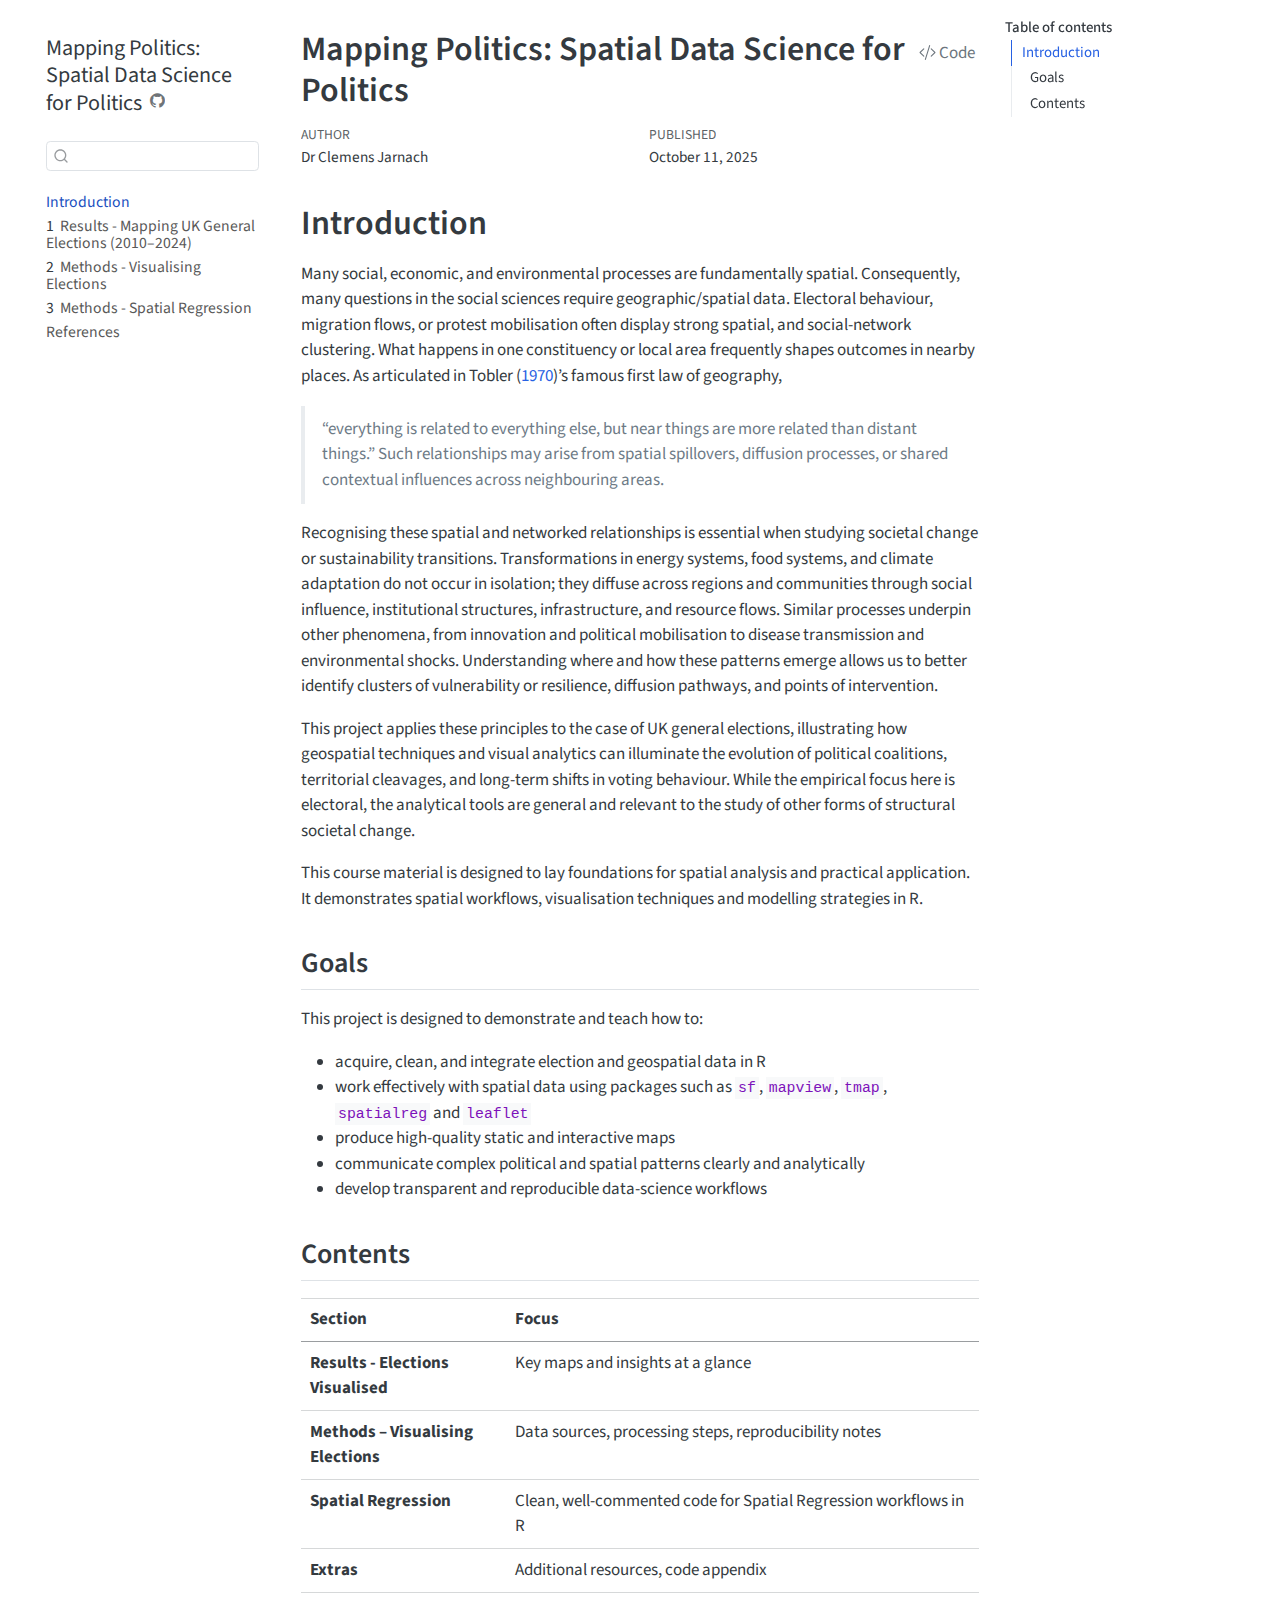
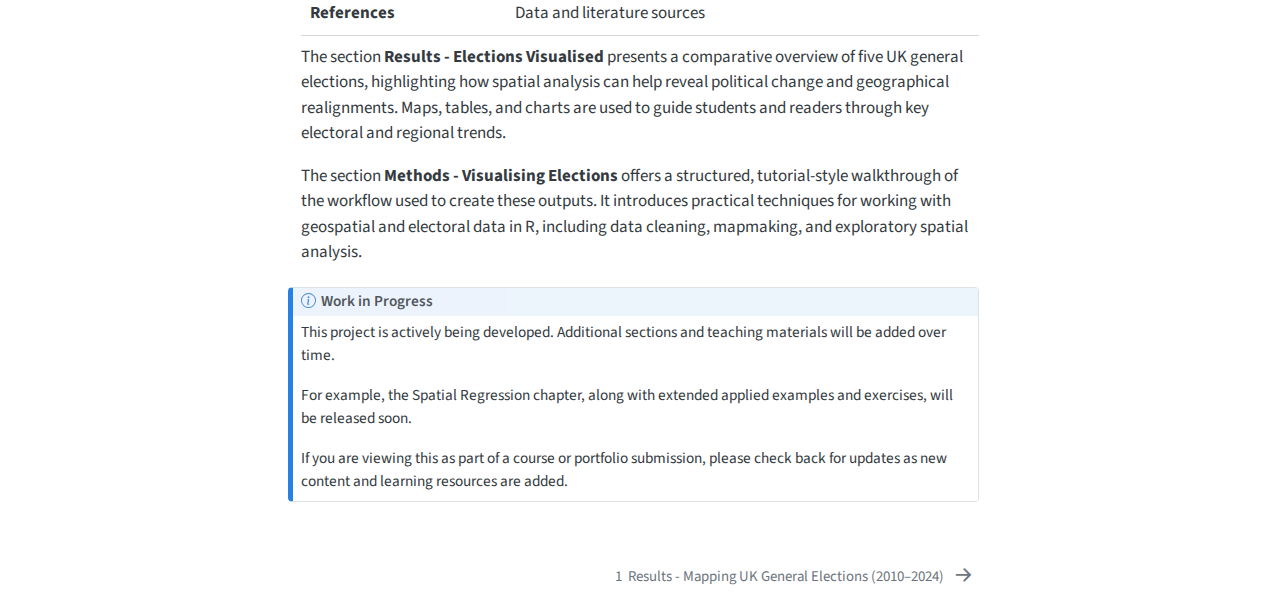
<file: books/index.html>
<!DOCTYPE html>
<html xmlns="http://www.w3.org/1999/xhtml" lang="en" xml:lang="en"><head>

<meta charset="utf-8">
<meta name="generator" content="quarto-1.7.32">

<meta name="viewport" content="width=device-width, initial-scale=1.0, user-scalable=yes">

<meta name="author" content="Dr Clemens Jarnach">
<meta name="dcterms.date" content="2025-10-11">

<title>Mapping Politics: Spatial Data Science for Politics</title>
<style>
code{white-space: pre-wrap;}
span.smallcaps{font-variant: small-caps;}
div.columns{display: flex; gap: min(4vw, 1.5em);}
div.column{flex: auto; overflow-x: auto;}
div.hanging-indent{margin-left: 1.5em; text-indent: -1.5em;}
ul.task-list{list-style: none;}
ul.task-list li input[type="checkbox"] {
  width: 0.8em;
  margin: 0 0.8em 0.2em -1em; /* quarto-specific, see https://github.com/quarto-dev/quarto-cli/issues/4556 */ 
  vertical-align: middle;
}
/* CSS for syntax highlighting */
html { -webkit-text-size-adjust: 100%; }
pre > code.sourceCode { white-space: pre; position: relative; }
pre > code.sourceCode > span { display: inline-block; line-height: 1.25; }
pre > code.sourceCode > span:empty { height: 1.2em; }
.sourceCode { overflow: visible; }
code.sourceCode > span { color: inherit; text-decoration: inherit; }
div.sourceCode { margin: 1em 0; }
pre.sourceCode { margin: 0; }
@media screen {
div.sourceCode { overflow: auto; }
}
@media print {
pre > code.sourceCode { white-space: pre-wrap; }
pre > code.sourceCode > span { text-indent: -5em; padding-left: 5em; }
}
pre.numberSource code
  { counter-reset: source-line 0; }
pre.numberSource code > span
  { position: relative; left: -4em; counter-increment: source-line; }
pre.numberSource code > span > a:first-child::before
  { content: counter(source-line);
    position: relative; left: -1em; text-align: right; vertical-align: baseline;
    border: none; display: inline-block;
    -webkit-touch-callout: none; -webkit-user-select: none;
    -khtml-user-select: none; -moz-user-select: none;
    -ms-user-select: none; user-select: none;
    padding: 0 4px; width: 4em;
  }
pre.numberSource { margin-left: 3em;  padding-left: 4px; }
div.sourceCode
  {   }
@media screen {
pre > code.sourceCode > span > a:first-child::before { text-decoration: underline; }
}
/* CSS for citations */
div.csl-bib-body { }
div.csl-entry {
  clear: both;
  margin-bottom: 0em;
}
.hanging-indent div.csl-entry {
  margin-left:2em;
  text-indent:-2em;
}
div.csl-left-margin {
  min-width:2em;
  float:left;
}
div.csl-right-inline {
  margin-left:2em;
  padding-left:1em;
}
div.csl-indent {
  margin-left: 2em;
}</style>


<script src="site_libs/quarto-nav/quarto-nav.js"></script>
<script src="site_libs/quarto-nav/headroom.min.js"></script>
<script src="site_libs/clipboard/clipboard.min.js"></script>
<script src="site_libs/quarto-search/autocomplete.umd.js"></script>
<script src="site_libs/quarto-search/fuse.min.js"></script>
<script src="site_libs/quarto-search/quarto-search.js"></script>
<meta name="quarto:offset" content="./">
<link href="./results.html" rel="next">
<script src="site_libs/quarto-html/quarto.js" type="module"></script>
<script src="site_libs/quarto-html/tabsets/tabsets.js" type="module"></script>
<script src="site_libs/quarto-html/popper.min.js"></script>
<script src="site_libs/quarto-html/tippy.umd.min.js"></script>
<script src="site_libs/quarto-html/anchor.min.js"></script>
<link href="site_libs/quarto-html/tippy.css" rel="stylesheet">
<link href="site_libs/quarto-html/quarto-syntax-highlighting-c1f63da3e08f13bc72dc17e92cfd001d.css" rel="stylesheet" id="quarto-text-highlighting-styles">
<script src="site_libs/bootstrap/bootstrap.min.js"></script>
<link href="site_libs/bootstrap/bootstrap-icons.css" rel="stylesheet">
<link href="site_libs/bootstrap/bootstrap-d5148472222b5e6c9ae1da95d52dd723.min.css" rel="stylesheet" append-hash="true" id="quarto-bootstrap" data-mode="light">
<script id="quarto-search-options" type="application/json">{
  "location": "sidebar",
  "copy-button": false,
  "collapse-after": 3,
  "panel-placement": "start",
  "type": "textbox",
  "limit": 50,
  "keyboard-shortcut": [
    "f",
    "/",
    "s"
  ],
  "show-item-context": false,
  "language": {
    "search-no-results-text": "No results",
    "search-matching-documents-text": "matching documents",
    "search-copy-link-title": "Copy link to search",
    "search-hide-matches-text": "Hide additional matches",
    "search-more-match-text": "more match in this document",
    "search-more-matches-text": "more matches in this document",
    "search-clear-button-title": "Clear",
    "search-text-placeholder": "",
    "search-detached-cancel-button-title": "Cancel",
    "search-submit-button-title": "Submit",
    "search-label": "Search"
  }
}</script>


</head>

<body class="nav-sidebar floating quarto-light">

<div id="quarto-search-results"></div>
  <header id="quarto-header" class="headroom fixed-top">
  <nav class="quarto-secondary-nav">
    <div class="container-fluid d-flex">
      <button type="button" class="quarto-btn-toggle btn" data-bs-toggle="collapse" role="button" data-bs-target=".quarto-sidebar-collapse-item" aria-controls="quarto-sidebar" aria-expanded="false" aria-label="Toggle sidebar navigation" onclick="if (window.quartoToggleHeadroom) { window.quartoToggleHeadroom(); }">
        <i class="bi bi-layout-text-sidebar-reverse"></i>
      </button>
        <nav class="quarto-page-breadcrumbs" aria-label="breadcrumb"><ol class="breadcrumb"><li class="breadcrumb-item"><a href="./index.html">Introduction</a></li></ol></nav>
        <a class="flex-grow-1" role="navigation" data-bs-toggle="collapse" data-bs-target=".quarto-sidebar-collapse-item" aria-controls="quarto-sidebar" aria-expanded="false" aria-label="Toggle sidebar navigation" onclick="if (window.quartoToggleHeadroom) { window.quartoToggleHeadroom(); }">      
        </a>
      <button type="button" class="btn quarto-search-button" aria-label="Search" onclick="window.quartoOpenSearch();">
        <i class="bi bi-search"></i>
      </button>
    </div>
  </nav>
</header>
<!-- content -->
<div id="quarto-content" class="quarto-container page-columns page-rows-contents page-layout-article">
<!-- sidebar -->
  <nav id="quarto-sidebar" class="sidebar collapse collapse-horizontal quarto-sidebar-collapse-item sidebar-navigation floating overflow-auto">
    <div class="pt-lg-2 mt-2 text-left sidebar-header">
    <div class="sidebar-title mb-0 py-0">
      <a href="./">Mapping Politics: Spatial Data Science for Politics</a> 
        <div class="sidebar-tools-main">
    <a href="https://github.com/clemensjarnach/mapping-politics/" title="Source Code" class="quarto-navigation-tool px-1" aria-label="Source Code"><i class="bi bi-github"></i></a>
</div>
    </div>
      </div>
        <div class="mt-2 flex-shrink-0 align-items-center">
        <div class="sidebar-search">
        <div id="quarto-search" class="" title="Search"></div>
        </div>
        </div>
    <div class="sidebar-menu-container"> 
    <ul class="list-unstyled mt-1">
        <li class="sidebar-item">
  <div class="sidebar-item-container"> 
  <a href="./index.html" class="sidebar-item-text sidebar-link active">
 <span class="menu-text">Introduction</span></a>
  </div>
</li>
        <li class="sidebar-item">
  <div class="sidebar-item-container"> 
  <a href="./results.html" class="sidebar-item-text sidebar-link">
 <span class="menu-text"><span class="chapter-number">1</span>&nbsp; <span class="chapter-title">Results - Mapping UK General Elections (2010–2024)</span></span></a>
  </div>
</li>
        <li class="sidebar-item">
  <div class="sidebar-item-container"> 
  <a href="./methods.html" class="sidebar-item-text sidebar-link">
 <span class="menu-text"><span class="chapter-number">2</span>&nbsp; <span class="chapter-title">Methods - Visualising Elections</span></span></a>
  </div>
</li>
        <li class="sidebar-item">
  <div class="sidebar-item-container"> 
  <a href="./spatial-regression.html" class="sidebar-item-text sidebar-link">
 <span class="menu-text"><span class="chapter-number">3</span>&nbsp; <span class="chapter-title">Methods - Spatial Regression</span></span></a>
  </div>
</li>
        <li class="sidebar-item">
  <div class="sidebar-item-container"> 
  <a href="./references.html" class="sidebar-item-text sidebar-link">
 <span class="menu-text">References</span></a>
  </div>
</li>
    </ul>
    </div>
</nav>
<div id="quarto-sidebar-glass" class="quarto-sidebar-collapse-item" data-bs-toggle="collapse" data-bs-target=".quarto-sidebar-collapse-item"></div>
<!-- margin-sidebar -->
    <div id="quarto-margin-sidebar" class="sidebar margin-sidebar">
        <nav id="TOC" role="doc-toc" class="toc-active">
    <h2 id="toc-title">Table of contents</h2>
   
  <ul>
  <li><a href="#introduction" id="toc-introduction" class="nav-link active" data-scroll-target="#introduction">Introduction</a>
  <ul class="collapse">
  <li><a href="#goals" id="toc-goals" class="nav-link" data-scroll-target="#goals">Goals</a></li>
  <li><a href="#contents" id="toc-contents" class="nav-link" data-scroll-target="#contents">Contents</a></li>
  </ul></li>
  </ul>
</nav>
    </div>
<!-- main -->
<main class="content" id="quarto-document-content">

<header id="title-block-header" class="quarto-title-block default">
<div class="quarto-title">
<div class="quarto-title-block"><div><h1 class="title">Mapping Politics: Spatial Data Science for Politics</h1><button type="button" class="btn code-tools-button" id="quarto-code-tools-source"><i class="bi"></i> Code</button></div></div>
</div>



<div class="quarto-title-meta">

    <div>
    <div class="quarto-title-meta-heading">Author</div>
    <div class="quarto-title-meta-contents">
             <p>Dr Clemens Jarnach </p>
          </div>
  </div>
    
    <div>
    <div class="quarto-title-meta-heading">Published</div>
    <div class="quarto-title-meta-contents">
      <p class="date">October 11, 2025</p>
    </div>
  </div>
  
    
  </div>
  


</header>


<section id="introduction" class="level1 unnumbered">
<h1 class="unnumbered">Introduction</h1>
<p>Many social, economic, and environmental processes are fundamentally spatial. Consequently, many questions in the social sciences require geographic/spatial data. Electoral behaviour, migration flows, or protest mobilisation often display strong spatial, and social-network clustering. What happens in one constituency or local area frequently shapes outcomes in nearby places. As articulated in <span class="citation" data-cites="toblerComputerMovieSimulating1970">Tobler (<a href="references.html#ref-toblerComputerMovieSimulating1970" role="doc-biblioref">1970</a>)</span>’s famous first law of geography,</p>
<blockquote class="blockquote">
<p>“everything is related to everything else, but near things are more related than distant things.” Such relationships may arise from spatial spillovers, diffusion processes, or shared contextual influences across neighbouring areas.</p>
</blockquote>
<p>Recognising these spatial and networked relationships is essential when studying societal change or sustainability transitions. Transformations in energy systems, food systems, and climate adaptation do not occur in isolation; they diffuse across regions and communities through social influence, institutional structures, infrastructure, and resource flows. Similar processes underpin other phenomena, from innovation and political mobilisation to disease transmission and environmental shocks. Understanding where and how these patterns emerge allows us to better identify clusters of vulnerability or resilience, diffusion pathways, and points of intervention.</p>
<p>This project applies these principles to the case of UK general elections, illustrating how geospatial techniques and visual analytics can illuminate the evolution of political coalitions, territorial cleavages, and long-term shifts in voting behaviour. While the empirical focus here is electoral, the analytical tools are general and relevant to the study of other forms of structural societal change.</p>
<p>This course material is designed to lay foundations for spatial analysis and practical application. It demonstrates spatial workflows, visualisation techniques and modelling strategies in R.</p>
<section id="goals" class="level2">
<h2 class="anchored" data-anchor-id="goals">Goals</h2>
<p>This project is designed to demonstrate and teach how to:</p>
<ul>
<li>acquire, clean, and integrate election and geospatial data in R</li>
<li>work effectively with spatial data using packages such as <code>sf</code>, <code>mapview</code>, <code>tmap</code>, <code>spatialreg</code> and <code>leaflet</code></li>
<li>produce high-quality static and interactive maps</li>
<li>communicate complex political and spatial patterns clearly and analytically</li>
<li>develop transparent and reproducible data-science workflows</li>
</ul>
</section>
<section id="contents" class="level2">
<h2 class="anchored" data-anchor-id="contents">Contents</h2>
<table class="caption-top table">
<colgroup>
<col style="width: 30%">
<col style="width: 69%">
</colgroup>
<thead>
<tr class="header">
<th>Section</th>
<th>Focus</th>
</tr>
</thead>
<tbody>
<tr class="odd">
<td><strong>Results - Elections Visualised</strong></td>
<td>Key maps and insights at a glance</td>
</tr>
<tr class="even">
<td><strong>Methods – Visualising Elections</strong></td>
<td>Data sources, processing steps, reproducibility notes</td>
</tr>
<tr class="odd">
<td><strong>Spatial Regression</strong></td>
<td>Clean, well-commented code for Spatial Regression workflows in R</td>
</tr>
<tr class="even">
<td><strong>Extras</strong></td>
<td>Additional resources, code appendix</td>
</tr>
<tr class="odd">
<td><strong>References</strong></td>
<td>Data and literature sources</td>
</tr>
</tbody>
</table>
<p>The section <strong>Results - Elections Visualised</strong> presents a comparative overview of five UK general elections, highlighting how spatial analysis can help reveal political change and geographical realignments. Maps, tables, and charts are used to guide students and readers through key electoral and regional trends.</p>
<p>The section <strong>Methods - Visualising Elections</strong> offers a structured, tutorial-style walkthrough of the workflow used to create these outputs. It introduces practical techniques for working with geospatial and electoral data in R, including data cleaning, mapmaking, and exploratory spatial analysis.</p>
<div class="callout callout-style-default callout-note callout-titled">
<div class="callout-header d-flex align-content-center">
<div class="callout-icon-container">
<i class="callout-icon"></i>
</div>
<div class="callout-title-container flex-fill">
Work in Progress
</div>
</div>
<div class="callout-body-container callout-body">
<p>This project is actively being developed. Additional sections and teaching materials will be added over time.</p>
<p>For example, the Spatial Regression chapter, along with extended applied examples and exercises, will be released soon.</p>
<p>If you are viewing this as part of a course or portfolio submission, please check back for updates as new content and learning resources are added.</p>
</div>
</div>


<!-- -->

<div id="refs" class="references csl-bib-body hanging-indent" data-entry-spacing="0" role="list" style="display: none">
<div id="ref-toblerComputerMovieSimulating1970" class="csl-entry" role="listitem">
Tobler, W. R. 1970. <span>“A <span>Computer Movie Simulating Urban Growth</span> in the <span>Detroit Region</span>.”</span> <em>Economic Geography</em> 46 (June): 234. <a href="https://doi.org/10.2307/143141">https://doi.org/10.2307/143141</a>.
</div>
</div>
</section>
</section>

</main> <!-- /main -->
<script id="quarto-html-after-body" type="application/javascript">
  window.document.addEventListener("DOMContentLoaded", function (event) {
    const icon = "";
    const anchorJS = new window.AnchorJS();
    anchorJS.options = {
      placement: 'right',
      icon: icon
    };
    anchorJS.add('.anchored');
    const isCodeAnnotation = (el) => {
      for (const clz of el.classList) {
        if (clz.startsWith('code-annotation-')) {                     
          return true;
        }
      }
      return false;
    }
    const onCopySuccess = function(e) {
      // button target
      const button = e.trigger;
      // don't keep focus
      button.blur();
      // flash "checked"
      button.classList.add('code-copy-button-checked');
      var currentTitle = button.getAttribute("title");
      button.setAttribute("title", "Copied!");
      let tooltip;
      if (window.bootstrap) {
        button.setAttribute("data-bs-toggle", "tooltip");
        button.setAttribute("data-bs-placement", "left");
        button.setAttribute("data-bs-title", "Copied!");
        tooltip = new bootstrap.Tooltip(button, 
          { trigger: "manual", 
            customClass: "code-copy-button-tooltip",
            offset: [0, -8]});
        tooltip.show();    
      }
      setTimeout(function() {
        if (tooltip) {
          tooltip.hide();
          button.removeAttribute("data-bs-title");
          button.removeAttribute("data-bs-toggle");
          button.removeAttribute("data-bs-placement");
        }
        button.setAttribute("title", currentTitle);
        button.classList.remove('code-copy-button-checked');
      }, 1000);
      // clear code selection
      e.clearSelection();
    }
    const getTextToCopy = function(trigger) {
        const codeEl = trigger.previousElementSibling.cloneNode(true);
        for (const childEl of codeEl.children) {
          if (isCodeAnnotation(childEl)) {
            childEl.remove();
          }
        }
        return codeEl.innerText;
    }
    const clipboard = new window.ClipboardJS('.code-copy-button:not([data-in-quarto-modal])', {
      text: getTextToCopy
    });
    clipboard.on('success', onCopySuccess);
    if (window.document.getElementById('quarto-embedded-source-code-modal')) {
      const clipboardModal = new window.ClipboardJS('.code-copy-button[data-in-quarto-modal]', {
        text: getTextToCopy,
        container: window.document.getElementById('quarto-embedded-source-code-modal')
      });
      clipboardModal.on('success', onCopySuccess);
    }
    const viewSource = window.document.getElementById('quarto-view-source') ||
                       window.document.getElementById('quarto-code-tools-source');
    if (viewSource) {
      const sourceUrl = viewSource.getAttribute("data-quarto-source-url");
      viewSource.addEventListener("click", function(e) {
        if (sourceUrl) {
          // rstudio viewer pane
          if (/\bcapabilities=\b/.test(window.location)) {
            window.open(sourceUrl);
          } else {
            window.location.href = sourceUrl;
          }
        } else {
          const modal = new bootstrap.Modal(document.getElementById('quarto-embedded-source-code-modal'));
          modal.show();
        }
        return false;
      });
    }
    function toggleCodeHandler(show) {
      return function(e) {
        const detailsSrc = window.document.querySelectorAll(".cell > details > .sourceCode");
        for (let i=0; i<detailsSrc.length; i++) {
          const details = detailsSrc[i].parentElement;
          if (show) {
            details.open = true;
          } else {
            details.removeAttribute("open");
          }
        }
        const cellCodeDivs = window.document.querySelectorAll(".cell > .sourceCode");
        const fromCls = show ? "hidden" : "unhidden";
        const toCls = show ? "unhidden" : "hidden";
        for (let i=0; i<cellCodeDivs.length; i++) {
          const codeDiv = cellCodeDivs[i];
          if (codeDiv.classList.contains(fromCls)) {
            codeDiv.classList.remove(fromCls);
            codeDiv.classList.add(toCls);
          } 
        }
        return false;
      }
    }
    const hideAllCode = window.document.getElementById("quarto-hide-all-code");
    if (hideAllCode) {
      hideAllCode.addEventListener("click", toggleCodeHandler(false));
    }
    const showAllCode = window.document.getElementById("quarto-show-all-code");
    if (showAllCode) {
      showAllCode.addEventListener("click", toggleCodeHandler(true));
    }
      var localhostRegex = new RegExp(/^(?:http|https):\/\/localhost\:?[0-9]*\//);
      var mailtoRegex = new RegExp(/^mailto:/);
        var filterRegex = new RegExp('/' + window.location.host + '/');
      var isInternal = (href) => {
          return filterRegex.test(href) || localhostRegex.test(href) || mailtoRegex.test(href);
      }
      // Inspect non-navigation links and adorn them if external
     var links = window.document.querySelectorAll('a[href]:not(.nav-link):not(.navbar-brand):not(.toc-action):not(.sidebar-link):not(.sidebar-item-toggle):not(.pagination-link):not(.no-external):not([aria-hidden]):not(.dropdown-item):not(.quarto-navigation-tool):not(.about-link)');
      for (var i=0; i<links.length; i++) {
        const link = links[i];
        if (!isInternal(link.href)) {
          // undo the damage that might have been done by quarto-nav.js in the case of
          // links that we want to consider external
          if (link.dataset.originalHref !== undefined) {
            link.href = link.dataset.originalHref;
          }
        }
      }
    function tippyHover(el, contentFn, onTriggerFn, onUntriggerFn) {
      const config = {
        allowHTML: true,
        maxWidth: 500,
        delay: 100,
        arrow: false,
        appendTo: function(el) {
            return el.parentElement;
        },
        interactive: true,
        interactiveBorder: 10,
        theme: 'quarto',
        placement: 'bottom-start',
      };
      if (contentFn) {
        config.content = contentFn;
      }
      if (onTriggerFn) {
        config.onTrigger = onTriggerFn;
      }
      if (onUntriggerFn) {
        config.onUntrigger = onUntriggerFn;
      }
      window.tippy(el, config); 
    }
    const noterefs = window.document.querySelectorAll('a[role="doc-noteref"]');
    for (var i=0; i<noterefs.length; i++) {
      const ref = noterefs[i];
      tippyHover(ref, function() {
        // use id or data attribute instead here
        let href = ref.getAttribute('data-footnote-href') || ref.getAttribute('href');
        try { href = new URL(href).hash; } catch {}
        const id = href.replace(/^#\/?/, "");
        const note = window.document.getElementById(id);
        if (note) {
          return note.innerHTML;
        } else {
          return "";
        }
      });
    }
    const xrefs = window.document.querySelectorAll('a.quarto-xref');
    const processXRef = (id, note) => {
      // Strip column container classes
      const stripColumnClz = (el) => {
        el.classList.remove("page-full", "page-columns");
        if (el.children) {
          for (const child of el.children) {
            stripColumnClz(child);
          }
        }
      }
      stripColumnClz(note)
      if (id === null || id.startsWith('sec-')) {
        // Special case sections, only their first couple elements
        const container = document.createElement("div");
        if (note.children && note.children.length > 2) {
          container.appendChild(note.children[0].cloneNode(true));
          for (let i = 1; i < note.children.length; i++) {
            const child = note.children[i];
            if (child.tagName === "P" && child.innerText === "") {
              continue;
            } else {
              container.appendChild(child.cloneNode(true));
              break;
            }
          }
          if (window.Quarto?.typesetMath) {
            window.Quarto.typesetMath(container);
          }
          return container.innerHTML
        } else {
          if (window.Quarto?.typesetMath) {
            window.Quarto.typesetMath(note);
          }
          return note.innerHTML;
        }
      } else {
        // Remove any anchor links if they are present
        const anchorLink = note.querySelector('a.anchorjs-link');
        if (anchorLink) {
          anchorLink.remove();
        }
        if (window.Quarto?.typesetMath) {
          window.Quarto.typesetMath(note);
        }
        if (note.classList.contains("callout")) {
          return note.outerHTML;
        } else {
          return note.innerHTML;
        }
      }
    }
    for (var i=0; i<xrefs.length; i++) {
      const xref = xrefs[i];
      tippyHover(xref, undefined, function(instance) {
        instance.disable();
        let url = xref.getAttribute('href');
        let hash = undefined; 
        if (url.startsWith('#')) {
          hash = url;
        } else {
          try { hash = new URL(url).hash; } catch {}
        }
        if (hash) {
          const id = hash.replace(/^#\/?/, "");
          const note = window.document.getElementById(id);
          if (note !== null) {
            try {
              const html = processXRef(id, note.cloneNode(true));
              instance.setContent(html);
            } finally {
              instance.enable();
              instance.show();
            }
          } else {
            // See if we can fetch this
            fetch(url.split('#')[0])
            .then(res => res.text())
            .then(html => {
              const parser = new DOMParser();
              const htmlDoc = parser.parseFromString(html, "text/html");
              const note = htmlDoc.getElementById(id);
              if (note !== null) {
                const html = processXRef(id, note);
                instance.setContent(html);
              } 
            }).finally(() => {
              instance.enable();
              instance.show();
            });
          }
        } else {
          // See if we can fetch a full url (with no hash to target)
          // This is a special case and we should probably do some content thinning / targeting
          fetch(url)
          .then(res => res.text())
          .then(html => {
            const parser = new DOMParser();
            const htmlDoc = parser.parseFromString(html, "text/html");
            const note = htmlDoc.querySelector('main.content');
            if (note !== null) {
              // This should only happen for chapter cross references
              // (since there is no id in the URL)
              // remove the first header
              if (note.children.length > 0 && note.children[0].tagName === "HEADER") {
                note.children[0].remove();
              }
              const html = processXRef(null, note);
              instance.setContent(html);
            } 
          }).finally(() => {
            instance.enable();
            instance.show();
          });
        }
      }, function(instance) {
      });
    }
        let selectedAnnoteEl;
        const selectorForAnnotation = ( cell, annotation) => {
          let cellAttr = 'data-code-cell="' + cell + '"';
          let lineAttr = 'data-code-annotation="' +  annotation + '"';
          const selector = 'span[' + cellAttr + '][' + lineAttr + ']';
          return selector;
        }
        const selectCodeLines = (annoteEl) => {
          const doc = window.document;
          const targetCell = annoteEl.getAttribute("data-target-cell");
          const targetAnnotation = annoteEl.getAttribute("data-target-annotation");
          const annoteSpan = window.document.querySelector(selectorForAnnotation(targetCell, targetAnnotation));
          const lines = annoteSpan.getAttribute("data-code-lines").split(",");
          const lineIds = lines.map((line) => {
            return targetCell + "-" + line;
          })
          let top = null;
          let height = null;
          let parent = null;
          if (lineIds.length > 0) {
              //compute the position of the single el (top and bottom and make a div)
              const el = window.document.getElementById(lineIds[0]);
              top = el.offsetTop;
              height = el.offsetHeight;
              parent = el.parentElement.parentElement;
            if (lineIds.length > 1) {
              const lastEl = window.document.getElementById(lineIds[lineIds.length - 1]);
              const bottom = lastEl.offsetTop + lastEl.offsetHeight;
              height = bottom - top;
            }
            if (top !== null && height !== null && parent !== null) {
              // cook up a div (if necessary) and position it 
              let div = window.document.getElementById("code-annotation-line-highlight");
              if (div === null) {
                div = window.document.createElement("div");
                div.setAttribute("id", "code-annotation-line-highlight");
                div.style.position = 'absolute';
                parent.appendChild(div);
              }
              div.style.top = top - 2 + "px";
              div.style.height = height + 4 + "px";
              div.style.left = 0;
              let gutterDiv = window.document.getElementById("code-annotation-line-highlight-gutter");
              if (gutterDiv === null) {
                gutterDiv = window.document.createElement("div");
                gutterDiv.setAttribute("id", "code-annotation-line-highlight-gutter");
                gutterDiv.style.position = 'absolute';
                const codeCell = window.document.getElementById(targetCell);
                const gutter = codeCell.querySelector('.code-annotation-gutter');
                gutter.appendChild(gutterDiv);
              }
              gutterDiv.style.top = top - 2 + "px";
              gutterDiv.style.height = height + 4 + "px";
            }
            selectedAnnoteEl = annoteEl;
          }
        };
        const unselectCodeLines = () => {
          const elementsIds = ["code-annotation-line-highlight", "code-annotation-line-highlight-gutter"];
          elementsIds.forEach((elId) => {
            const div = window.document.getElementById(elId);
            if (div) {
              div.remove();
            }
          });
          selectedAnnoteEl = undefined;
        };
          // Handle positioning of the toggle
      window.addEventListener(
        "resize",
        throttle(() => {
          elRect = undefined;
          if (selectedAnnoteEl) {
            selectCodeLines(selectedAnnoteEl);
          }
        }, 10)
      );
      function throttle(fn, ms) {
      let throttle = false;
      let timer;
        return (...args) => {
          if(!throttle) { // first call gets through
              fn.apply(this, args);
              throttle = true;
          } else { // all the others get throttled
              if(timer) clearTimeout(timer); // cancel #2
              timer = setTimeout(() => {
                fn.apply(this, args);
                timer = throttle = false;
              }, ms);
          }
        };
      }
        // Attach click handler to the DT
        const annoteDls = window.document.querySelectorAll('dt[data-target-cell]');
        for (const annoteDlNode of annoteDls) {
          annoteDlNode.addEventListener('click', (event) => {
            const clickedEl = event.target;
            if (clickedEl !== selectedAnnoteEl) {
              unselectCodeLines();
              const activeEl = window.document.querySelector('dt[data-target-cell].code-annotation-active');
              if (activeEl) {
                activeEl.classList.remove('code-annotation-active');
              }
              selectCodeLines(clickedEl);
              clickedEl.classList.add('code-annotation-active');
            } else {
              // Unselect the line
              unselectCodeLines();
              clickedEl.classList.remove('code-annotation-active');
            }
          });
        }
    const findCites = (el) => {
      const parentEl = el.parentElement;
      if (parentEl) {
        const cites = parentEl.dataset.cites;
        if (cites) {
          return {
            el,
            cites: cites.split(' ')
          };
        } else {
          return findCites(el.parentElement)
        }
      } else {
        return undefined;
      }
    };
    var bibliorefs = window.document.querySelectorAll('a[role="doc-biblioref"]');
    for (var i=0; i<bibliorefs.length; i++) {
      const ref = bibliorefs[i];
      const citeInfo = findCites(ref);
      if (citeInfo) {
        tippyHover(citeInfo.el, function() {
          var popup = window.document.createElement('div');
          citeInfo.cites.forEach(function(cite) {
            var citeDiv = window.document.createElement('div');
            citeDiv.classList.add('hanging-indent');
            citeDiv.classList.add('csl-entry');
            var biblioDiv = window.document.getElementById('ref-' + cite);
            if (biblioDiv) {
              citeDiv.innerHTML = biblioDiv.innerHTML;
            }
            popup.appendChild(citeDiv);
          });
          return popup.innerHTML;
        });
      }
    }
  });
  </script>
<nav class="page-navigation">
  <div class="nav-page nav-page-previous">
  </div>
  <div class="nav-page nav-page-next">
      <a href="./results.html" class="pagination-link" aria-label="Results - Mapping UK General Elections (2010–2024)">
        <span class="nav-page-text"><span class="chapter-number">1</span>&nbsp; <span class="chapter-title">Results - Mapping UK General Elections (2010–2024)</span></span> <i class="bi bi-arrow-right-short"></i>
      </a>
  </div>
</nav><div class="modal fade" id="quarto-embedded-source-code-modal" tabindex="-1" aria-labelledby="quarto-embedded-source-code-modal-label" aria-hidden="true"><div class="modal-dialog modal-dialog-scrollable"><div class="modal-content"><div class="modal-header"><h5 class="modal-title" id="quarto-embedded-source-code-modal-label">Source Code</h5><button class="btn-close" data-bs-dismiss="modal"></button></div><div class="modal-body"><div class="">
<div class="sourceCode" id="cb1" data-shortcodes="false"><pre class="sourceCode markdown code-with-copy"><code class="sourceCode markdown"><span id="cb1-1"><a href="#cb1-1" aria-hidden="true" tabindex="-1"></a><span class="fu"># Introduction {.unnumbered}</span></span>
<span id="cb1-2"><a href="#cb1-2" aria-hidden="true" tabindex="-1"></a></span>
<span id="cb1-3"><a href="#cb1-3" aria-hidden="true" tabindex="-1"></a>Many social, economic, and environmental processes are fundamentally spatial. Consequently, many questions in the social sciences require geographic/spatial data. Electoral behaviour, migration flows, or protest mobilisation often display strong spatial, and social-network clustering. What happens in one constituency or local area frequently shapes outcomes in nearby places. As articulated in @toblerComputerMovieSimulating1970's famous first law of geography,</span>
<span id="cb1-4"><a href="#cb1-4" aria-hidden="true" tabindex="-1"></a></span>
<span id="cb1-5"><a href="#cb1-5" aria-hidden="true" tabindex="-1"></a><span class="at">&gt; “everything is related to everything else, but near things are more related than distant things.” Such relationships may arise from spatial spillovers, diffusion processes, or shared contextual influences across neighbouring areas.</span></span>
<span id="cb1-6"><a href="#cb1-6" aria-hidden="true" tabindex="-1"></a></span>
<span id="cb1-7"><a href="#cb1-7" aria-hidden="true" tabindex="-1"></a>Recognising these spatial and networked relationships is essential when studying societal change or sustainability transitions. Transformations in energy systems, food systems, and climate adaptation do not occur in isolation; they diffuse across regions and communities through social influence, institutional structures, infrastructure, and resource flows. Similar processes underpin other phenomena, from innovation and political mobilisation to disease transmission and environmental shocks. Understanding where and how these patterns emerge allows us to better identify clusters of vulnerability or resilience, diffusion pathways, and points of intervention.</span>
<span id="cb1-8"><a href="#cb1-8" aria-hidden="true" tabindex="-1"></a></span>
<span id="cb1-9"><a href="#cb1-9" aria-hidden="true" tabindex="-1"></a>This project applies these principles to the case of UK general elections, illustrating how geospatial techniques and visual analytics can illuminate the evolution of political coalitions, territorial cleavages, and long-term shifts in voting behaviour. While the empirical focus here is electoral, the analytical tools are general and relevant to the study of other forms of structural societal change.</span>
<span id="cb1-10"><a href="#cb1-10" aria-hidden="true" tabindex="-1"></a></span>
<span id="cb1-11"><a href="#cb1-11" aria-hidden="true" tabindex="-1"></a>This course material is designed to lay foundations for spatial analysis and practical application. It demonstrates spatial workflows, visualisation techniques and modelling strategies in R.</span>
<span id="cb1-12"><a href="#cb1-12" aria-hidden="true" tabindex="-1"></a></span>
<span id="cb1-13"><a href="#cb1-13" aria-hidden="true" tabindex="-1"></a><span class="fu">## Goals</span></span>
<span id="cb1-14"><a href="#cb1-14" aria-hidden="true" tabindex="-1"></a></span>
<span id="cb1-15"><a href="#cb1-15" aria-hidden="true" tabindex="-1"></a>This project is designed to demonstrate and teach how to:</span>
<span id="cb1-16"><a href="#cb1-16" aria-hidden="true" tabindex="-1"></a></span>
<span id="cb1-17"><a href="#cb1-17" aria-hidden="true" tabindex="-1"></a><span class="ss">-   </span>acquire, clean, and integrate election and geospatial data in R</span>
<span id="cb1-18"><a href="#cb1-18" aria-hidden="true" tabindex="-1"></a><span class="ss">-   </span>work effectively with spatial data using packages such as <span class="in">`sf`</span>, <span class="in">`mapview`</span>, <span class="in">`tmap`</span>, <span class="in">`spatialreg`</span> and <span class="in">`leaflet`</span></span>
<span id="cb1-19"><a href="#cb1-19" aria-hidden="true" tabindex="-1"></a><span class="ss">-   </span>produce high-quality static and interactive maps</span>
<span id="cb1-20"><a href="#cb1-20" aria-hidden="true" tabindex="-1"></a><span class="ss">-   </span>communicate complex political and spatial patterns clearly and analytically</span>
<span id="cb1-21"><a href="#cb1-21" aria-hidden="true" tabindex="-1"></a><span class="ss">-   </span>develop transparent and reproducible data-science workflows</span>
<span id="cb1-22"><a href="#cb1-22" aria-hidden="true" tabindex="-1"></a></span>
<span id="cb1-23"><a href="#cb1-23" aria-hidden="true" tabindex="-1"></a><span class="fu">## Contents</span></span>
<span id="cb1-24"><a href="#cb1-24" aria-hidden="true" tabindex="-1"></a></span>
<span id="cb1-25"><a href="#cb1-25" aria-hidden="true" tabindex="-1"></a><span class="pp">|</span> Section <span class="pp">|</span> Focus <span class="pp">|</span></span>
<span id="cb1-26"><a href="#cb1-26" aria-hidden="true" tabindex="-1"></a><span class="pp">|----------------------|--------------------------------------------------|</span></span>
<span id="cb1-27"><a href="#cb1-27" aria-hidden="true" tabindex="-1"></a><span class="pp">|</span> **Results - Elections Visualised** <span class="pp">|</span> Key maps and insights at a glance <span class="pp">|</span></span>
<span id="cb1-28"><a href="#cb1-28" aria-hidden="true" tabindex="-1"></a><span class="pp">|</span> **Methods – Visualising Elections** <span class="pp">|</span> Data sources, processing steps, reproducibility notes <span class="pp">|</span></span>
<span id="cb1-29"><a href="#cb1-29" aria-hidden="true" tabindex="-1"></a><span class="pp">|</span> **Spatial Regression** <span class="pp">|</span> Clean, well-commented code for Spatial Regression workflows in R <span class="pp">|</span></span>
<span id="cb1-30"><a href="#cb1-30" aria-hidden="true" tabindex="-1"></a><span class="pp">|</span> **Extras** <span class="pp">|</span> Additional resources, code appendix <span class="pp">|</span></span>
<span id="cb1-31"><a href="#cb1-31" aria-hidden="true" tabindex="-1"></a><span class="pp">|</span> **References** <span class="pp">|</span> Data and literature sources <span class="pp">|</span></span>
<span id="cb1-32"><a href="#cb1-32" aria-hidden="true" tabindex="-1"></a></span>
<span id="cb1-33"><a href="#cb1-33" aria-hidden="true" tabindex="-1"></a>The section **Results - Elections Visualised** presents a comparative overview of five UK general elections, highlighting how spatial analysis can help reveal political change and geographical realignments. Maps, tables, and charts are used to guide students and readers through key electoral and regional trends.</span>
<span id="cb1-34"><a href="#cb1-34" aria-hidden="true" tabindex="-1"></a></span>
<span id="cb1-35"><a href="#cb1-35" aria-hidden="true" tabindex="-1"></a>The section **Methods - Visualising Elections** offers a structured, tutorial-style walkthrough of the workflow used to create these outputs. It introduces practical techniques for working with geospatial and electoral data in R, including data cleaning, mapmaking, and exploratory spatial analysis.</span>
<span id="cb1-36"><a href="#cb1-36" aria-hidden="true" tabindex="-1"></a></span>
<span id="cb1-37"><a href="#cb1-37" aria-hidden="true" tabindex="-1"></a>::: callout-note</span>
<span id="cb1-38"><a href="#cb1-38" aria-hidden="true" tabindex="-1"></a><span class="fu">### Work in Progress</span></span>
<span id="cb1-39"><a href="#cb1-39" aria-hidden="true" tabindex="-1"></a></span>
<span id="cb1-40"><a href="#cb1-40" aria-hidden="true" tabindex="-1"></a>This project is actively being developed. Additional sections and teaching materials will be added over time.</span>
<span id="cb1-41"><a href="#cb1-41" aria-hidden="true" tabindex="-1"></a></span>
<span id="cb1-42"><a href="#cb1-42" aria-hidden="true" tabindex="-1"></a>For example, the Spatial Regression chapter, along with extended applied examples and exercises, will be released soon.</span>
<span id="cb1-43"><a href="#cb1-43" aria-hidden="true" tabindex="-1"></a></span>
<span id="cb1-44"><a href="#cb1-44" aria-hidden="true" tabindex="-1"></a>If you are viewing this as part of a course or portfolio submission, please check back for updates as new content and learning resources are added.</span>
<span id="cb1-45"><a href="#cb1-45" aria-hidden="true" tabindex="-1"></a>:::</span></code><button title="Copy to Clipboard" class="code-copy-button" data-in-quarto-modal=""><i class="bi"></i></button></pre></div>
</div></div></div></div></div>
</div> <!-- /content -->




</body></html>
</file>
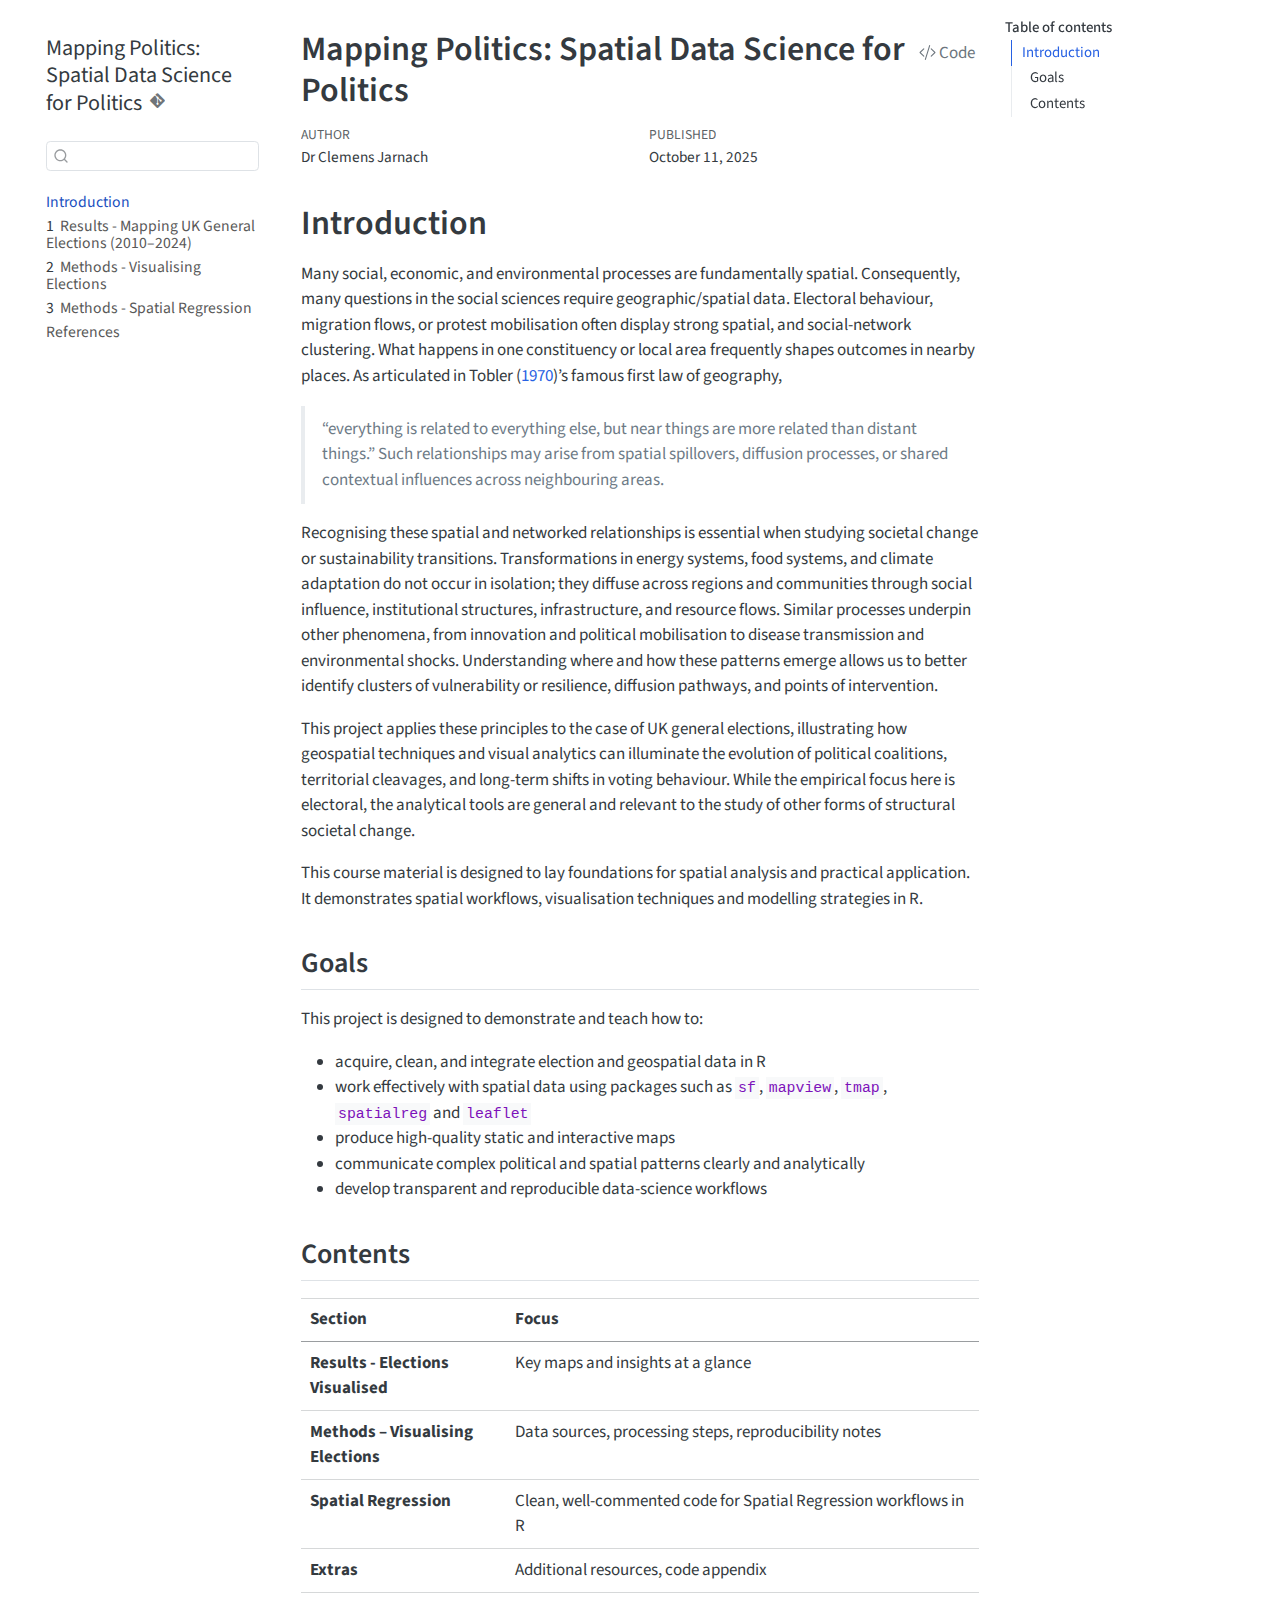
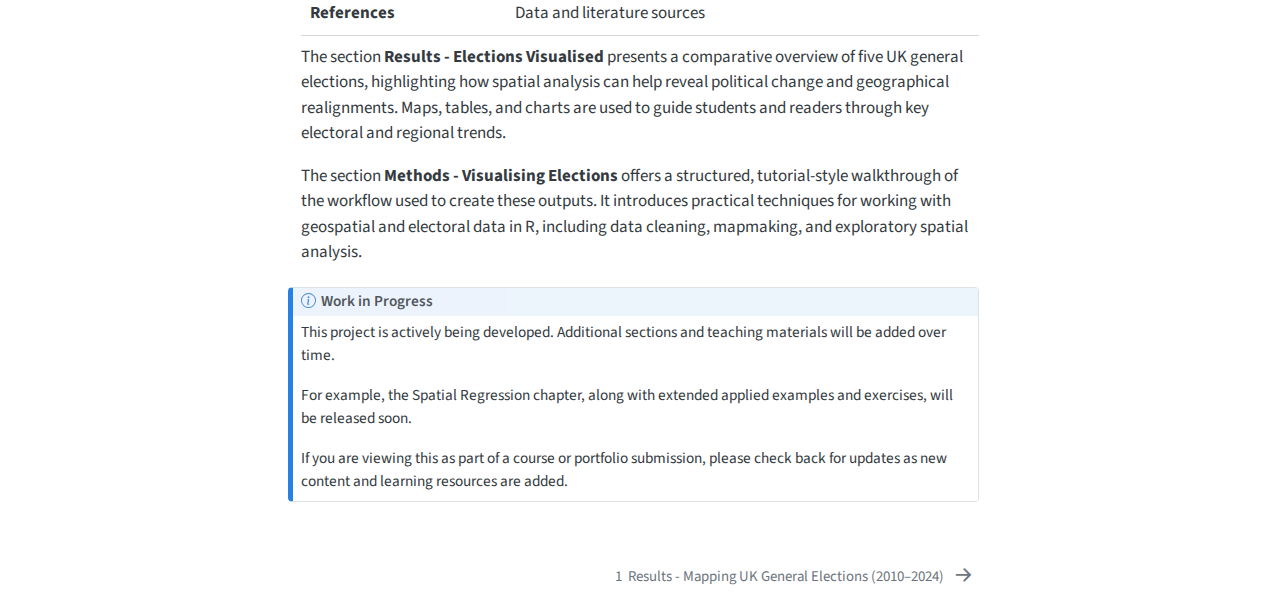
<file: docs/index.html>
<!DOCTYPE html>
<html xmlns="http://www.w3.org/1999/xhtml" lang="en" xml:lang="en"><head>

<meta charset="utf-8">
<meta name="generator" content="quarto-1.7.32">

<meta name="viewport" content="width=device-width, initial-scale=1.0, user-scalable=yes">

<meta name="author" content="Dr Clemens Jarnach">
<meta name="dcterms.date" content="2025-10-11">

<title>Mapping Politics: Spatial Data Science for Politics</title>
<style>
code{white-space: pre-wrap;}
span.smallcaps{font-variant: small-caps;}
div.columns{display: flex; gap: min(4vw, 1.5em);}
div.column{flex: auto; overflow-x: auto;}
div.hanging-indent{margin-left: 1.5em; text-indent: -1.5em;}
ul.task-list{list-style: none;}
ul.task-list li input[type="checkbox"] {
  width: 0.8em;
  margin: 0 0.8em 0.2em -1em; /* quarto-specific, see https://github.com/quarto-dev/quarto-cli/issues/4556 */ 
  vertical-align: middle;
}
/* CSS for syntax highlighting */
html { -webkit-text-size-adjust: 100%; }
pre > code.sourceCode { white-space: pre; position: relative; }
pre > code.sourceCode > span { display: inline-block; line-height: 1.25; }
pre > code.sourceCode > span:empty { height: 1.2em; }
.sourceCode { overflow: visible; }
code.sourceCode > span { color: inherit; text-decoration: inherit; }
div.sourceCode { margin: 1em 0; }
pre.sourceCode { margin: 0; }
@media screen {
div.sourceCode { overflow: auto; }
}
@media print {
pre > code.sourceCode { white-space: pre-wrap; }
pre > code.sourceCode > span { text-indent: -5em; padding-left: 5em; }
}
pre.numberSource code
  { counter-reset: source-line 0; }
pre.numberSource code > span
  { position: relative; left: -4em; counter-increment: source-line; }
pre.numberSource code > span > a:first-child::before
  { content: counter(source-line);
    position: relative; left: -1em; text-align: right; vertical-align: baseline;
    border: none; display: inline-block;
    -webkit-touch-callout: none; -webkit-user-select: none;
    -khtml-user-select: none; -moz-user-select: none;
    -ms-user-select: none; user-select: none;
    padding: 0 4px; width: 4em;
  }
pre.numberSource { margin-left: 3em;  padding-left: 4px; }
div.sourceCode
  {   }
@media screen {
pre > code.sourceCode > span > a:first-child::before { text-decoration: underline; }
}
/* CSS for citations */
div.csl-bib-body { }
div.csl-entry {
  clear: both;
  margin-bottom: 0em;
}
.hanging-indent div.csl-entry {
  margin-left:2em;
  text-indent:-2em;
}
div.csl-left-margin {
  min-width:2em;
  float:left;
}
div.csl-right-inline {
  margin-left:2em;
  padding-left:1em;
}
div.csl-indent {
  margin-left: 2em;
}</style>


<script src="site_libs/quarto-nav/quarto-nav.js"></script>
<script src="site_libs/quarto-nav/headroom.min.js"></script>
<script src="site_libs/clipboard/clipboard.min.js"></script>
<script src="site_libs/quarto-search/autocomplete.umd.js"></script>
<script src="site_libs/quarto-search/fuse.min.js"></script>
<script src="site_libs/quarto-search/quarto-search.js"></script>
<meta name="quarto:offset" content="./">
<link href="./results.html" rel="next">
<script src="site_libs/quarto-html/quarto.js" type="module"></script>
<script src="site_libs/quarto-html/tabsets/tabsets.js" type="module"></script>
<script src="site_libs/quarto-html/popper.min.js"></script>
<script src="site_libs/quarto-html/tippy.umd.min.js"></script>
<script src="site_libs/quarto-html/anchor.min.js"></script>
<link href="site_libs/quarto-html/tippy.css" rel="stylesheet">
<link href="site_libs/quarto-html/quarto-syntax-highlighting-c1f63da3e08f13bc72dc17e92cfd001d.css" rel="stylesheet" id="quarto-text-highlighting-styles">
<script src="site_libs/bootstrap/bootstrap.min.js"></script>
<link href="site_libs/bootstrap/bootstrap-icons.css" rel="stylesheet">
<link href="site_libs/bootstrap/bootstrap-d5148472222b5e6c9ae1da95d52dd723.min.css" rel="stylesheet" append-hash="true" id="quarto-bootstrap" data-mode="light">
<script id="quarto-search-options" type="application/json">{
  "location": "sidebar",
  "copy-button": false,
  "collapse-after": 3,
  "panel-placement": "start",
  "type": "textbox",
  "limit": 50,
  "keyboard-shortcut": [
    "f",
    "/",
    "s"
  ],
  "show-item-context": false,
  "language": {
    "search-no-results-text": "No results",
    "search-matching-documents-text": "matching documents",
    "search-copy-link-title": "Copy link to search",
    "search-hide-matches-text": "Hide additional matches",
    "search-more-match-text": "more match in this document",
    "search-more-matches-text": "more matches in this document",
    "search-clear-button-title": "Clear",
    "search-text-placeholder": "",
    "search-detached-cancel-button-title": "Cancel",
    "search-submit-button-title": "Submit",
    "search-label": "Search"
  }
}</script>


</head>

<body class="nav-sidebar floating quarto-light">

<div id="quarto-search-results"></div>
  <header id="quarto-header" class="headroom fixed-top">
  <nav class="quarto-secondary-nav">
    <div class="container-fluid d-flex">
      <button type="button" class="quarto-btn-toggle btn" data-bs-toggle="collapse" role="button" data-bs-target=".quarto-sidebar-collapse-item" aria-controls="quarto-sidebar" aria-expanded="false" aria-label="Toggle sidebar navigation" onclick="if (window.quartoToggleHeadroom) { window.quartoToggleHeadroom(); }">
        <i class="bi bi-layout-text-sidebar-reverse"></i>
      </button>
        <nav class="quarto-page-breadcrumbs" aria-label="breadcrumb"><ol class="breadcrumb"><li class="breadcrumb-item"><a href="./index.html">Introduction</a></li></ol></nav>
        <a class="flex-grow-1" role="navigation" data-bs-toggle="collapse" data-bs-target=".quarto-sidebar-collapse-item" aria-controls="quarto-sidebar" aria-expanded="false" aria-label="Toggle sidebar navigation" onclick="if (window.quartoToggleHeadroom) { window.quartoToggleHeadroom(); }">      
        </a>
      <button type="button" class="btn quarto-search-button" aria-label="Search" onclick="window.quartoOpenSearch();">
        <i class="bi bi-search"></i>
      </button>
    </div>
  </nav>
</header>
<!-- content -->
<div id="quarto-content" class="quarto-container page-columns page-rows-contents page-layout-article">
<!-- sidebar -->
  <nav id="quarto-sidebar" class="sidebar collapse collapse-horizontal quarto-sidebar-collapse-item sidebar-navigation floating overflow-auto">
    <div class="pt-lg-2 mt-2 text-left sidebar-header">
    <div class="sidebar-title mb-0 py-0">
      <a href="./">Mapping Politics: Spatial Data Science for Politics</a> 
        <div class="sidebar-tools-main">
    <a href="https://clemensjarnach.github.io/mapping-politics/" title="Source Code" class="quarto-navigation-tool px-1" aria-label="Source Code"><i class="bi bi-git"></i></a>
</div>
    </div>
      </div>
        <div class="mt-2 flex-shrink-0 align-items-center">
        <div class="sidebar-search">
        <div id="quarto-search" class="" title="Search"></div>
        </div>
        </div>
    <div class="sidebar-menu-container"> 
    <ul class="list-unstyled mt-1">
        <li class="sidebar-item">
  <div class="sidebar-item-container"> 
  <a href="./index.html" class="sidebar-item-text sidebar-link active">
 <span class="menu-text">Introduction</span></a>
  </div>
</li>
        <li class="sidebar-item">
  <div class="sidebar-item-container"> 
  <a href="./results.html" class="sidebar-item-text sidebar-link">
 <span class="menu-text"><span class="chapter-number">1</span>&nbsp; <span class="chapter-title">Results - Mapping UK General Elections (2010–2024)</span></span></a>
  </div>
</li>
        <li class="sidebar-item">
  <div class="sidebar-item-container"> 
  <a href="./methods.html" class="sidebar-item-text sidebar-link">
 <span class="menu-text"><span class="chapter-number">2</span>&nbsp; <span class="chapter-title">Methods - Visualising Elections</span></span></a>
  </div>
</li>
        <li class="sidebar-item">
  <div class="sidebar-item-container"> 
  <a href="./spatial-regression.html" class="sidebar-item-text sidebar-link">
 <span class="menu-text"><span class="chapter-number">3</span>&nbsp; <span class="chapter-title">Methods - Spatial Regression</span></span></a>
  </div>
</li>
        <li class="sidebar-item">
  <div class="sidebar-item-container"> 
  <a href="./references.html" class="sidebar-item-text sidebar-link">
 <span class="menu-text">References</span></a>
  </div>
</li>
    </ul>
    </div>
</nav>
<div id="quarto-sidebar-glass" class="quarto-sidebar-collapse-item" data-bs-toggle="collapse" data-bs-target=".quarto-sidebar-collapse-item"></div>
<!-- margin-sidebar -->
    <div id="quarto-margin-sidebar" class="sidebar margin-sidebar">
        <nav id="TOC" role="doc-toc" class="toc-active">
    <h2 id="toc-title">Table of contents</h2>
   
  <ul>
  <li><a href="#introduction" id="toc-introduction" class="nav-link active" data-scroll-target="#introduction">Introduction</a>
  <ul class="collapse">
  <li><a href="#goals" id="toc-goals" class="nav-link" data-scroll-target="#goals">Goals</a></li>
  <li><a href="#contents" id="toc-contents" class="nav-link" data-scroll-target="#contents">Contents</a></li>
  </ul></li>
  </ul>
</nav>
    </div>
<!-- main -->
<main class="content" id="quarto-document-content">

<header id="title-block-header" class="quarto-title-block default">
<div class="quarto-title">
<div class="quarto-title-block"><div><h1 class="title">Mapping Politics: Spatial Data Science for Politics</h1><button type="button" class="btn code-tools-button" id="quarto-code-tools-source"><i class="bi"></i> Code</button></div></div>
</div>



<div class="quarto-title-meta">

    <div>
    <div class="quarto-title-meta-heading">Author</div>
    <div class="quarto-title-meta-contents">
             <p>Dr Clemens Jarnach </p>
          </div>
  </div>
    
    <div>
    <div class="quarto-title-meta-heading">Published</div>
    <div class="quarto-title-meta-contents">
      <p class="date">October 11, 2025</p>
    </div>
  </div>
  
    
  </div>
  


</header>


<section id="introduction" class="level1 unnumbered">
<h1 class="unnumbered">Introduction</h1>
<p>Many social, economic, and environmental processes are fundamentally spatial. Consequently, many questions in the social sciences require geographic/spatial data. Electoral behaviour, migration flows, or protest mobilisation often display strong spatial, and social-network clustering. What happens in one constituency or local area frequently shapes outcomes in nearby places. As articulated in <span class="citation" data-cites="toblerComputerMovieSimulating1970">Tobler (<a href="references.html#ref-toblerComputerMovieSimulating1970" role="doc-biblioref">1970</a>)</span>’s famous first law of geography,</p>
<blockquote class="blockquote">
<p>“everything is related to everything else, but near things are more related than distant things.” Such relationships may arise from spatial spillovers, diffusion processes, or shared contextual influences across neighbouring areas.</p>
</blockquote>
<p>Recognising these spatial and networked relationships is essential when studying societal change or sustainability transitions. Transformations in energy systems, food systems, and climate adaptation do not occur in isolation; they diffuse across regions and communities through social influence, institutional structures, infrastructure, and resource flows. Similar processes underpin other phenomena, from innovation and political mobilisation to disease transmission and environmental shocks. Understanding where and how these patterns emerge allows us to better identify clusters of vulnerability or resilience, diffusion pathways, and points of intervention.</p>
<p>This project applies these principles to the case of UK general elections, illustrating how geospatial techniques and visual analytics can illuminate the evolution of political coalitions, territorial cleavages, and long-term shifts in voting behaviour. While the empirical focus here is electoral, the analytical tools are general and relevant to the study of other forms of structural societal change.</p>
<p>This course material is designed to lay foundations for spatial analysis and practical application. It demonstrates spatial workflows, visualisation techniques and modelling strategies in R.</p>
<section id="goals" class="level2">
<h2 class="anchored" data-anchor-id="goals">Goals</h2>
<p>This project is designed to demonstrate and teach how to:</p>
<ul>
<li>acquire, clean, and integrate election and geospatial data in R</li>
<li>work effectively with spatial data using packages such as <code>sf</code>, <code>mapview</code>, <code>tmap</code>, <code>spatialreg</code> and <code>leaflet</code></li>
<li>produce high-quality static and interactive maps</li>
<li>communicate complex political and spatial patterns clearly and analytically</li>
<li>develop transparent and reproducible data-science workflows</li>
</ul>
</section>
<section id="contents" class="level2">
<h2 class="anchored" data-anchor-id="contents">Contents</h2>
<table class="caption-top table">
<colgroup>
<col style="width: 30%">
<col style="width: 69%">
</colgroup>
<thead>
<tr class="header">
<th>Section</th>
<th>Focus</th>
</tr>
</thead>
<tbody>
<tr class="odd">
<td><strong>Results - Elections Visualised</strong></td>
<td>Key maps and insights at a glance</td>
</tr>
<tr class="even">
<td><strong>Methods – Visualising Elections</strong></td>
<td>Data sources, processing steps, reproducibility notes</td>
</tr>
<tr class="odd">
<td><strong>Spatial Regression</strong></td>
<td>Clean, well-commented code for Spatial Regression workflows in R</td>
</tr>
<tr class="even">
<td><strong>Extras</strong></td>
<td>Additional resources, code appendix</td>
</tr>
<tr class="odd">
<td><strong>References</strong></td>
<td>Data and literature sources</td>
</tr>
</tbody>
</table>
<p>The section <strong>Results - Elections Visualised</strong> presents a comparative overview of five UK general elections, highlighting how spatial analysis can help reveal political change and geographical realignments. Maps, tables, and charts are used to guide students and readers through key electoral and regional trends.</p>
<p>The section <strong>Methods - Visualising Elections</strong> offers a structured, tutorial-style walkthrough of the workflow used to create these outputs. It introduces practical techniques for working with geospatial and electoral data in R, including data cleaning, mapmaking, and exploratory spatial analysis.</p>
<div class="callout callout-style-default callout-note callout-titled">
<div class="callout-header d-flex align-content-center">
<div class="callout-icon-container">
<i class="callout-icon"></i>
</div>
<div class="callout-title-container flex-fill">
Work in Progress
</div>
</div>
<div class="callout-body-container callout-body">
<p>This project is actively being developed. Additional sections and teaching materials will be added over time.</p>
<p>For example, the Spatial Regression chapter, along with extended applied examples and exercises, will be released soon.</p>
<p>If you are viewing this as part of a course or portfolio submission, please check back for updates as new content and learning resources are added.</p>
</div>
</div>


<!-- -->

<div id="refs" class="references csl-bib-body hanging-indent" data-entry-spacing="0" role="list" style="display: none">
<div id="ref-toblerComputerMovieSimulating1970" class="csl-entry" role="listitem">
Tobler, W. R. 1970. <span>“A <span>Computer Movie Simulating Urban Growth</span> in the <span>Detroit Region</span>.”</span> <em>Economic Geography</em> 46 (June): 234. <a href="https://doi.org/10.2307/143141">https://doi.org/10.2307/143141</a>.
</div>
</div>
</section>
</section>

</main> <!-- /main -->
<script id="quarto-html-after-body" type="application/javascript">
  window.document.addEventListener("DOMContentLoaded", function (event) {
    const icon = "";
    const anchorJS = new window.AnchorJS();
    anchorJS.options = {
      placement: 'right',
      icon: icon
    };
    anchorJS.add('.anchored');
    const isCodeAnnotation = (el) => {
      for (const clz of el.classList) {
        if (clz.startsWith('code-annotation-')) {                     
          return true;
        }
      }
      return false;
    }
    const onCopySuccess = function(e) {
      // button target
      const button = e.trigger;
      // don't keep focus
      button.blur();
      // flash "checked"
      button.classList.add('code-copy-button-checked');
      var currentTitle = button.getAttribute("title");
      button.setAttribute("title", "Copied!");
      let tooltip;
      if (window.bootstrap) {
        button.setAttribute("data-bs-toggle", "tooltip");
        button.setAttribute("data-bs-placement", "left");
        button.setAttribute("data-bs-title", "Copied!");
        tooltip = new bootstrap.Tooltip(button, 
          { trigger: "manual", 
            customClass: "code-copy-button-tooltip",
            offset: [0, -8]});
        tooltip.show();    
      }
      setTimeout(function() {
        if (tooltip) {
          tooltip.hide();
          button.removeAttribute("data-bs-title");
          button.removeAttribute("data-bs-toggle");
          button.removeAttribute("data-bs-placement");
        }
        button.setAttribute("title", currentTitle);
        button.classList.remove('code-copy-button-checked');
      }, 1000);
      // clear code selection
      e.clearSelection();
    }
    const getTextToCopy = function(trigger) {
        const codeEl = trigger.previousElementSibling.cloneNode(true);
        for (const childEl of codeEl.children) {
          if (isCodeAnnotation(childEl)) {
            childEl.remove();
          }
        }
        return codeEl.innerText;
    }
    const clipboard = new window.ClipboardJS('.code-copy-button:not([data-in-quarto-modal])', {
      text: getTextToCopy
    });
    clipboard.on('success', onCopySuccess);
    if (window.document.getElementById('quarto-embedded-source-code-modal')) {
      const clipboardModal = new window.ClipboardJS('.code-copy-button[data-in-quarto-modal]', {
        text: getTextToCopy,
        container: window.document.getElementById('quarto-embedded-source-code-modal')
      });
      clipboardModal.on('success', onCopySuccess);
    }
    const viewSource = window.document.getElementById('quarto-view-source') ||
                       window.document.getElementById('quarto-code-tools-source');
    if (viewSource) {
      const sourceUrl = viewSource.getAttribute("data-quarto-source-url");
      viewSource.addEventListener("click", function(e) {
        if (sourceUrl) {
          // rstudio viewer pane
          if (/\bcapabilities=\b/.test(window.location)) {
            window.open(sourceUrl);
          } else {
            window.location.href = sourceUrl;
          }
        } else {
          const modal = new bootstrap.Modal(document.getElementById('quarto-embedded-source-code-modal'));
          modal.show();
        }
        return false;
      });
    }
    function toggleCodeHandler(show) {
      return function(e) {
        const detailsSrc = window.document.querySelectorAll(".cell > details > .sourceCode");
        for (let i=0; i<detailsSrc.length; i++) {
          const details = detailsSrc[i].parentElement;
          if (show) {
            details.open = true;
          } else {
            details.removeAttribute("open");
          }
        }
        const cellCodeDivs = window.document.querySelectorAll(".cell > .sourceCode");
        const fromCls = show ? "hidden" : "unhidden";
        const toCls = show ? "unhidden" : "hidden";
        for (let i=0; i<cellCodeDivs.length; i++) {
          const codeDiv = cellCodeDivs[i];
          if (codeDiv.classList.contains(fromCls)) {
            codeDiv.classList.remove(fromCls);
            codeDiv.classList.add(toCls);
          } 
        }
        return false;
      }
    }
    const hideAllCode = window.document.getElementById("quarto-hide-all-code");
    if (hideAllCode) {
      hideAllCode.addEventListener("click", toggleCodeHandler(false));
    }
    const showAllCode = window.document.getElementById("quarto-show-all-code");
    if (showAllCode) {
      showAllCode.addEventListener("click", toggleCodeHandler(true));
    }
      var localhostRegex = new RegExp(/^(?:http|https):\/\/localhost\:?[0-9]*\//);
      var mailtoRegex = new RegExp(/^mailto:/);
        var filterRegex = new RegExp('/' + window.location.host + '/');
      var isInternal = (href) => {
          return filterRegex.test(href) || localhostRegex.test(href) || mailtoRegex.test(href);
      }
      // Inspect non-navigation links and adorn them if external
     var links = window.document.querySelectorAll('a[href]:not(.nav-link):not(.navbar-brand):not(.toc-action):not(.sidebar-link):not(.sidebar-item-toggle):not(.pagination-link):not(.no-external):not([aria-hidden]):not(.dropdown-item):not(.quarto-navigation-tool):not(.about-link)');
      for (var i=0; i<links.length; i++) {
        const link = links[i];
        if (!isInternal(link.href)) {
          // undo the damage that might have been done by quarto-nav.js in the case of
          // links that we want to consider external
          if (link.dataset.originalHref !== undefined) {
            link.href = link.dataset.originalHref;
          }
        }
      }
    function tippyHover(el, contentFn, onTriggerFn, onUntriggerFn) {
      const config = {
        allowHTML: true,
        maxWidth: 500,
        delay: 100,
        arrow: false,
        appendTo: function(el) {
            return el.parentElement;
        },
        interactive: true,
        interactiveBorder: 10,
        theme: 'quarto',
        placement: 'bottom-start',
      };
      if (contentFn) {
        config.content = contentFn;
      }
      if (onTriggerFn) {
        config.onTrigger = onTriggerFn;
      }
      if (onUntriggerFn) {
        config.onUntrigger = onUntriggerFn;
      }
      window.tippy(el, config); 
    }
    const noterefs = window.document.querySelectorAll('a[role="doc-noteref"]');
    for (var i=0; i<noterefs.length; i++) {
      const ref = noterefs[i];
      tippyHover(ref, function() {
        // use id or data attribute instead here
        let href = ref.getAttribute('data-footnote-href') || ref.getAttribute('href');
        try { href = new URL(href).hash; } catch {}
        const id = href.replace(/^#\/?/, "");
        const note = window.document.getElementById(id);
        if (note) {
          return note.innerHTML;
        } else {
          return "";
        }
      });
    }
    const xrefs = window.document.querySelectorAll('a.quarto-xref');
    const processXRef = (id, note) => {
      // Strip column container classes
      const stripColumnClz = (el) => {
        el.classList.remove("page-full", "page-columns");
        if (el.children) {
          for (const child of el.children) {
            stripColumnClz(child);
          }
        }
      }
      stripColumnClz(note)
      if (id === null || id.startsWith('sec-')) {
        // Special case sections, only their first couple elements
        const container = document.createElement("div");
        if (note.children && note.children.length > 2) {
          container.appendChild(note.children[0].cloneNode(true));
          for (let i = 1; i < note.children.length; i++) {
            const child = note.children[i];
            if (child.tagName === "P" && child.innerText === "") {
              continue;
            } else {
              container.appendChild(child.cloneNode(true));
              break;
            }
          }
          if (window.Quarto?.typesetMath) {
            window.Quarto.typesetMath(container);
          }
          return container.innerHTML
        } else {
          if (window.Quarto?.typesetMath) {
            window.Quarto.typesetMath(note);
          }
          return note.innerHTML;
        }
      } else {
        // Remove any anchor links if they are present
        const anchorLink = note.querySelector('a.anchorjs-link');
        if (anchorLink) {
          anchorLink.remove();
        }
        if (window.Quarto?.typesetMath) {
          window.Quarto.typesetMath(note);
        }
        if (note.classList.contains("callout")) {
          return note.outerHTML;
        } else {
          return note.innerHTML;
        }
      }
    }
    for (var i=0; i<xrefs.length; i++) {
      const xref = xrefs[i];
      tippyHover(xref, undefined, function(instance) {
        instance.disable();
        let url = xref.getAttribute('href');
        let hash = undefined; 
        if (url.startsWith('#')) {
          hash = url;
        } else {
          try { hash = new URL(url).hash; } catch {}
        }
        if (hash) {
          const id = hash.replace(/^#\/?/, "");
          const note = window.document.getElementById(id);
          if (note !== null) {
            try {
              const html = processXRef(id, note.cloneNode(true));
              instance.setContent(html);
            } finally {
              instance.enable();
              instance.show();
            }
          } else {
            // See if we can fetch this
            fetch(url.split('#')[0])
            .then(res => res.text())
            .then(html => {
              const parser = new DOMParser();
              const htmlDoc = parser.parseFromString(html, "text/html");
              const note = htmlDoc.getElementById(id);
              if (note !== null) {
                const html = processXRef(id, note);
                instance.setContent(html);
              } 
            }).finally(() => {
              instance.enable();
              instance.show();
            });
          }
        } else {
          // See if we can fetch a full url (with no hash to target)
          // This is a special case and we should probably do some content thinning / targeting
          fetch(url)
          .then(res => res.text())
          .then(html => {
            const parser = new DOMParser();
            const htmlDoc = parser.parseFromString(html, "text/html");
            const note = htmlDoc.querySelector('main.content');
            if (note !== null) {
              // This should only happen for chapter cross references
              // (since there is no id in the URL)
              // remove the first header
              if (note.children.length > 0 && note.children[0].tagName === "HEADER") {
                note.children[0].remove();
              }
              const html = processXRef(null, note);
              instance.setContent(html);
            } 
          }).finally(() => {
            instance.enable();
            instance.show();
          });
        }
      }, function(instance) {
      });
    }
        let selectedAnnoteEl;
        const selectorForAnnotation = ( cell, annotation) => {
          let cellAttr = 'data-code-cell="' + cell + '"';
          let lineAttr = 'data-code-annotation="' +  annotation + '"';
          const selector = 'span[' + cellAttr + '][' + lineAttr + ']';
          return selector;
        }
        const selectCodeLines = (annoteEl) => {
          const doc = window.document;
          const targetCell = annoteEl.getAttribute("data-target-cell");
          const targetAnnotation = annoteEl.getAttribute("data-target-annotation");
          const annoteSpan = window.document.querySelector(selectorForAnnotation(targetCell, targetAnnotation));
          const lines = annoteSpan.getAttribute("data-code-lines").split(",");
          const lineIds = lines.map((line) => {
            return targetCell + "-" + line;
          })
          let top = null;
          let height = null;
          let parent = null;
          if (lineIds.length > 0) {
              //compute the position of the single el (top and bottom and make a div)
              const el = window.document.getElementById(lineIds[0]);
              top = el.offsetTop;
              height = el.offsetHeight;
              parent = el.parentElement.parentElement;
            if (lineIds.length > 1) {
              const lastEl = window.document.getElementById(lineIds[lineIds.length - 1]);
              const bottom = lastEl.offsetTop + lastEl.offsetHeight;
              height = bottom - top;
            }
            if (top !== null && height !== null && parent !== null) {
              // cook up a div (if necessary) and position it 
              let div = window.document.getElementById("code-annotation-line-highlight");
              if (div === null) {
                div = window.document.createElement("div");
                div.setAttribute("id", "code-annotation-line-highlight");
                div.style.position = 'absolute';
                parent.appendChild(div);
              }
              div.style.top = top - 2 + "px";
              div.style.height = height + 4 + "px";
              div.style.left = 0;
              let gutterDiv = window.document.getElementById("code-annotation-line-highlight-gutter");
              if (gutterDiv === null) {
                gutterDiv = window.document.createElement("div");
                gutterDiv.setAttribute("id", "code-annotation-line-highlight-gutter");
                gutterDiv.style.position = 'absolute';
                const codeCell = window.document.getElementById(targetCell);
                const gutter = codeCell.querySelector('.code-annotation-gutter');
                gutter.appendChild(gutterDiv);
              }
              gutterDiv.style.top = top - 2 + "px";
              gutterDiv.style.height = height + 4 + "px";
            }
            selectedAnnoteEl = annoteEl;
          }
        };
        const unselectCodeLines = () => {
          const elementsIds = ["code-annotation-line-highlight", "code-annotation-line-highlight-gutter"];
          elementsIds.forEach((elId) => {
            const div = window.document.getElementById(elId);
            if (div) {
              div.remove();
            }
          });
          selectedAnnoteEl = undefined;
        };
          // Handle positioning of the toggle
      window.addEventListener(
        "resize",
        throttle(() => {
          elRect = undefined;
          if (selectedAnnoteEl) {
            selectCodeLines(selectedAnnoteEl);
          }
        }, 10)
      );
      function throttle(fn, ms) {
      let throttle = false;
      let timer;
        return (...args) => {
          if(!throttle) { // first call gets through
              fn.apply(this, args);
              throttle = true;
          } else { // all the others get throttled
              if(timer) clearTimeout(timer); // cancel #2
              timer = setTimeout(() => {
                fn.apply(this, args);
                timer = throttle = false;
              }, ms);
          }
        };
      }
        // Attach click handler to the DT
        const annoteDls = window.document.querySelectorAll('dt[data-target-cell]');
        for (const annoteDlNode of annoteDls) {
          annoteDlNode.addEventListener('click', (event) => {
            const clickedEl = event.target;
            if (clickedEl !== selectedAnnoteEl) {
              unselectCodeLines();
              const activeEl = window.document.querySelector('dt[data-target-cell].code-annotation-active');
              if (activeEl) {
                activeEl.classList.remove('code-annotation-active');
              }
              selectCodeLines(clickedEl);
              clickedEl.classList.add('code-annotation-active');
            } else {
              // Unselect the line
              unselectCodeLines();
              clickedEl.classList.remove('code-annotation-active');
            }
          });
        }
    const findCites = (el) => {
      const parentEl = el.parentElement;
      if (parentEl) {
        const cites = parentEl.dataset.cites;
        if (cites) {
          return {
            el,
            cites: cites.split(' ')
          };
        } else {
          return findCites(el.parentElement)
        }
      } else {
        return undefined;
      }
    };
    var bibliorefs = window.document.querySelectorAll('a[role="doc-biblioref"]');
    for (var i=0; i<bibliorefs.length; i++) {
      const ref = bibliorefs[i];
      const citeInfo = findCites(ref);
      if (citeInfo) {
        tippyHover(citeInfo.el, function() {
          var popup = window.document.createElement('div');
          citeInfo.cites.forEach(function(cite) {
            var citeDiv = window.document.createElement('div');
            citeDiv.classList.add('hanging-indent');
            citeDiv.classList.add('csl-entry');
            var biblioDiv = window.document.getElementById('ref-' + cite);
            if (biblioDiv) {
              citeDiv.innerHTML = biblioDiv.innerHTML;
            }
            popup.appendChild(citeDiv);
          });
          return popup.innerHTML;
        });
      }
    }
  });
  </script>
<nav class="page-navigation">
  <div class="nav-page nav-page-previous">
  </div>
  <div class="nav-page nav-page-next">
      <a href="./results.html" class="pagination-link" aria-label="Results - Mapping UK General Elections (2010–2024)">
        <span class="nav-page-text"><span class="chapter-number">1</span>&nbsp; <span class="chapter-title">Results - Mapping UK General Elections (2010–2024)</span></span> <i class="bi bi-arrow-right-short"></i>
      </a>
  </div>
</nav><div class="modal fade" id="quarto-embedded-source-code-modal" tabindex="-1" aria-labelledby="quarto-embedded-source-code-modal-label" aria-hidden="true"><div class="modal-dialog modal-dialog-scrollable"><div class="modal-content"><div class="modal-header"><h5 class="modal-title" id="quarto-embedded-source-code-modal-label">Source Code</h5><button class="btn-close" data-bs-dismiss="modal"></button></div><div class="modal-body"><div class="">
<div class="sourceCode" id="cb1" data-shortcodes="false"><pre class="sourceCode markdown code-with-copy"><code class="sourceCode markdown"><span id="cb1-1"><a href="#cb1-1" aria-hidden="true" tabindex="-1"></a><span class="fu"># Introduction {.unnumbered}</span></span>
<span id="cb1-2"><a href="#cb1-2" aria-hidden="true" tabindex="-1"></a></span>
<span id="cb1-3"><a href="#cb1-3" aria-hidden="true" tabindex="-1"></a>Many social, economic, and environmental processes are fundamentally spatial. Consequently, many questions in the social sciences require geographic/spatial data. Electoral behaviour, migration flows, or protest mobilisation often display strong spatial, and social-network clustering. What happens in one constituency or local area frequently shapes outcomes in nearby places. As articulated in @toblerComputerMovieSimulating1970's famous first law of geography,</span>
<span id="cb1-4"><a href="#cb1-4" aria-hidden="true" tabindex="-1"></a></span>
<span id="cb1-5"><a href="#cb1-5" aria-hidden="true" tabindex="-1"></a><span class="at">&gt; “everything is related to everything else, but near things are more related than distant things.” Such relationships may arise from spatial spillovers, diffusion processes, or shared contextual influences across neighbouring areas.</span></span>
<span id="cb1-6"><a href="#cb1-6" aria-hidden="true" tabindex="-1"></a></span>
<span id="cb1-7"><a href="#cb1-7" aria-hidden="true" tabindex="-1"></a>Recognising these spatial and networked relationships is essential when studying societal change or sustainability transitions. Transformations in energy systems, food systems, and climate adaptation do not occur in isolation; they diffuse across regions and communities through social influence, institutional structures, infrastructure, and resource flows. Similar processes underpin other phenomena, from innovation and political mobilisation to disease transmission and environmental shocks. Understanding where and how these patterns emerge allows us to better identify clusters of vulnerability or resilience, diffusion pathways, and points of intervention.</span>
<span id="cb1-8"><a href="#cb1-8" aria-hidden="true" tabindex="-1"></a></span>
<span id="cb1-9"><a href="#cb1-9" aria-hidden="true" tabindex="-1"></a>This project applies these principles to the case of UK general elections, illustrating how geospatial techniques and visual analytics can illuminate the evolution of political coalitions, territorial cleavages, and long-term shifts in voting behaviour. While the empirical focus here is electoral, the analytical tools are general and relevant to the study of other forms of structural societal change.</span>
<span id="cb1-10"><a href="#cb1-10" aria-hidden="true" tabindex="-1"></a></span>
<span id="cb1-11"><a href="#cb1-11" aria-hidden="true" tabindex="-1"></a>This course material is designed to lay foundations for spatial analysis and practical application. It demonstrates spatial workflows, visualisation techniques and modelling strategies in R.</span>
<span id="cb1-12"><a href="#cb1-12" aria-hidden="true" tabindex="-1"></a></span>
<span id="cb1-13"><a href="#cb1-13" aria-hidden="true" tabindex="-1"></a><span class="fu">## Goals</span></span>
<span id="cb1-14"><a href="#cb1-14" aria-hidden="true" tabindex="-1"></a></span>
<span id="cb1-15"><a href="#cb1-15" aria-hidden="true" tabindex="-1"></a>This project is designed to demonstrate and teach how to:</span>
<span id="cb1-16"><a href="#cb1-16" aria-hidden="true" tabindex="-1"></a></span>
<span id="cb1-17"><a href="#cb1-17" aria-hidden="true" tabindex="-1"></a><span class="ss">-   </span>acquire, clean, and integrate election and geospatial data in R</span>
<span id="cb1-18"><a href="#cb1-18" aria-hidden="true" tabindex="-1"></a><span class="ss">-   </span>work effectively with spatial data using packages such as <span class="in">`sf`</span>, <span class="in">`mapview`</span>, <span class="in">`tmap`</span>, <span class="in">`spatialreg`</span> and <span class="in">`leaflet`</span></span>
<span id="cb1-19"><a href="#cb1-19" aria-hidden="true" tabindex="-1"></a><span class="ss">-   </span>produce high-quality static and interactive maps</span>
<span id="cb1-20"><a href="#cb1-20" aria-hidden="true" tabindex="-1"></a><span class="ss">-   </span>communicate complex political and spatial patterns clearly and analytically</span>
<span id="cb1-21"><a href="#cb1-21" aria-hidden="true" tabindex="-1"></a><span class="ss">-   </span>develop transparent and reproducible data-science workflows</span>
<span id="cb1-22"><a href="#cb1-22" aria-hidden="true" tabindex="-1"></a></span>
<span id="cb1-23"><a href="#cb1-23" aria-hidden="true" tabindex="-1"></a><span class="fu">## Contents</span></span>
<span id="cb1-24"><a href="#cb1-24" aria-hidden="true" tabindex="-1"></a></span>
<span id="cb1-25"><a href="#cb1-25" aria-hidden="true" tabindex="-1"></a><span class="pp">|</span> Section <span class="pp">|</span> Focus <span class="pp">|</span></span>
<span id="cb1-26"><a href="#cb1-26" aria-hidden="true" tabindex="-1"></a><span class="pp">|----------------------|--------------------------------------------------|</span></span>
<span id="cb1-27"><a href="#cb1-27" aria-hidden="true" tabindex="-1"></a><span class="pp">|</span> **Results - Elections Visualised** <span class="pp">|</span> Key maps and insights at a glance <span class="pp">|</span></span>
<span id="cb1-28"><a href="#cb1-28" aria-hidden="true" tabindex="-1"></a><span class="pp">|</span> **Methods – Visualising Elections** <span class="pp">|</span> Data sources, processing steps, reproducibility notes <span class="pp">|</span></span>
<span id="cb1-29"><a href="#cb1-29" aria-hidden="true" tabindex="-1"></a><span class="pp">|</span> **Spatial Regression** <span class="pp">|</span> Clean, well-commented code for Spatial Regression workflows in R <span class="pp">|</span></span>
<span id="cb1-30"><a href="#cb1-30" aria-hidden="true" tabindex="-1"></a><span class="pp">|</span> **Extras** <span class="pp">|</span> Additional resources, code appendix <span class="pp">|</span></span>
<span id="cb1-31"><a href="#cb1-31" aria-hidden="true" tabindex="-1"></a><span class="pp">|</span> **References** <span class="pp">|</span> Data and literature sources <span class="pp">|</span></span>
<span id="cb1-32"><a href="#cb1-32" aria-hidden="true" tabindex="-1"></a></span>
<span id="cb1-33"><a href="#cb1-33" aria-hidden="true" tabindex="-1"></a>The section **Results - Elections Visualised** presents a comparative overview of five UK general elections, highlighting how spatial analysis can help reveal political change and geographical realignments. Maps, tables, and charts are used to guide students and readers through key electoral and regional trends.</span>
<span id="cb1-34"><a href="#cb1-34" aria-hidden="true" tabindex="-1"></a></span>
<span id="cb1-35"><a href="#cb1-35" aria-hidden="true" tabindex="-1"></a>The section **Methods - Visualising Elections** offers a structured, tutorial-style walkthrough of the workflow used to create these outputs. It introduces practical techniques for working with geospatial and electoral data in R, including data cleaning, mapmaking, and exploratory spatial analysis.</span>
<span id="cb1-36"><a href="#cb1-36" aria-hidden="true" tabindex="-1"></a></span>
<span id="cb1-37"><a href="#cb1-37" aria-hidden="true" tabindex="-1"></a>::: callout-note</span>
<span id="cb1-38"><a href="#cb1-38" aria-hidden="true" tabindex="-1"></a><span class="fu">### Work in Progress</span></span>
<span id="cb1-39"><a href="#cb1-39" aria-hidden="true" tabindex="-1"></a></span>
<span id="cb1-40"><a href="#cb1-40" aria-hidden="true" tabindex="-1"></a>This project is actively being developed. Additional sections and teaching materials will be added over time.</span>
<span id="cb1-41"><a href="#cb1-41" aria-hidden="true" tabindex="-1"></a></span>
<span id="cb1-42"><a href="#cb1-42" aria-hidden="true" tabindex="-1"></a>For example, the Spatial Regression chapter, along with extended applied examples and exercises, will be released soon.</span>
<span id="cb1-43"><a href="#cb1-43" aria-hidden="true" tabindex="-1"></a></span>
<span id="cb1-44"><a href="#cb1-44" aria-hidden="true" tabindex="-1"></a>If you are viewing this as part of a course or portfolio submission, please check back for updates as new content and learning resources are added.</span>
<span id="cb1-45"><a href="#cb1-45" aria-hidden="true" tabindex="-1"></a>:::</span></code><button title="Copy to Clipboard" class="code-copy-button" data-in-quarto-modal=""><i class="bi"></i></button></pre></div>
</div></div></div></div></div>
</div> <!-- /content -->




</body></html>
</file>
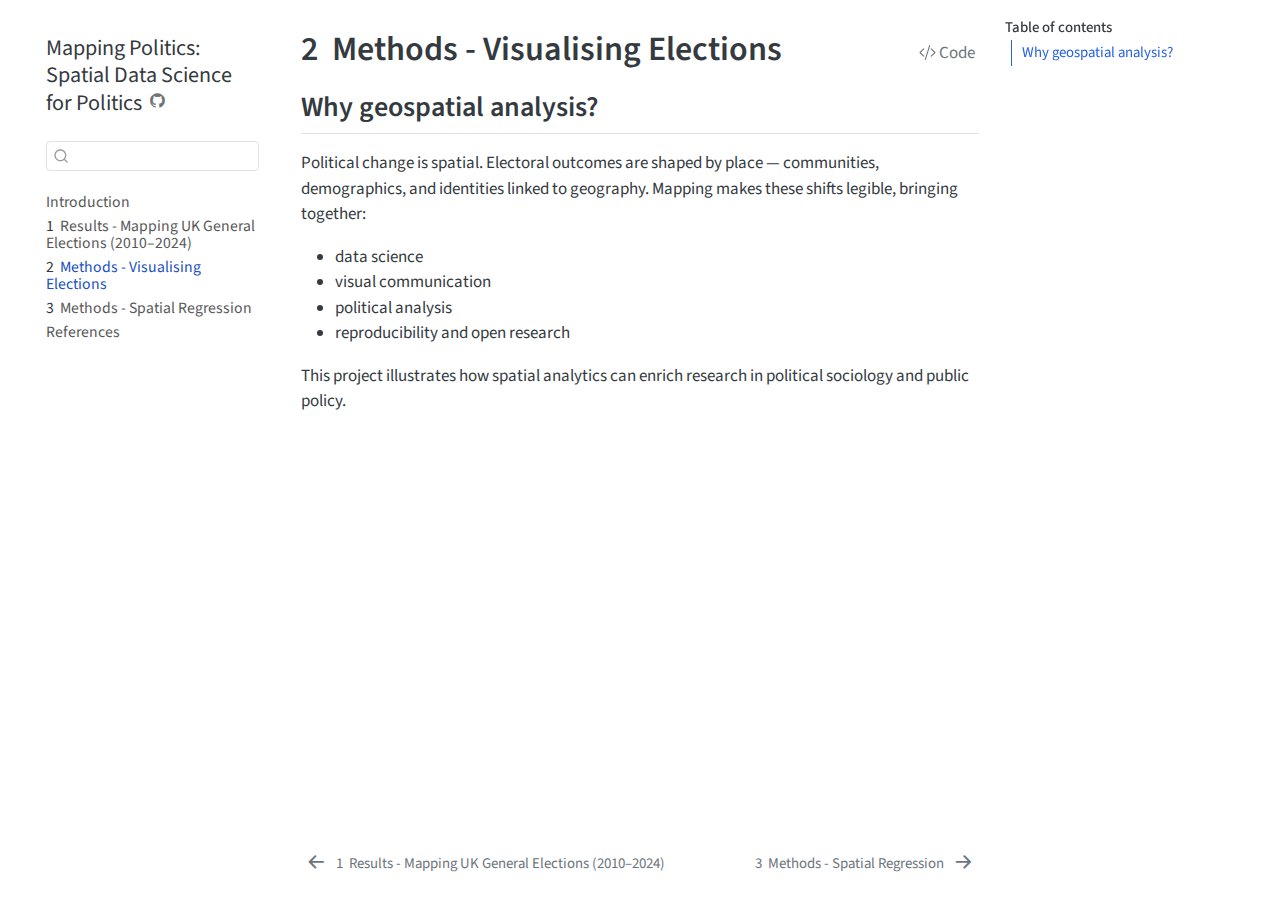
<file: books/methods.html>
<!DOCTYPE html>
<html xmlns="http://www.w3.org/1999/xhtml" lang="en" xml:lang="en"><head>

<meta charset="utf-8">
<meta name="generator" content="quarto-1.7.32">

<meta name="viewport" content="width=device-width, initial-scale=1.0, user-scalable=yes">


<title>2&nbsp; Methods - Visualising Elections – Mapping Politics: Spatial Data Science for Politics</title>
<style>
code{white-space: pre-wrap;}
span.smallcaps{font-variant: small-caps;}
div.columns{display: flex; gap: min(4vw, 1.5em);}
div.column{flex: auto; overflow-x: auto;}
div.hanging-indent{margin-left: 1.5em; text-indent: -1.5em;}
ul.task-list{list-style: none;}
ul.task-list li input[type="checkbox"] {
  width: 0.8em;
  margin: 0 0.8em 0.2em -1em; /* quarto-specific, see https://github.com/quarto-dev/quarto-cli/issues/4556 */ 
  vertical-align: middle;
}
/* CSS for syntax highlighting */
html { -webkit-text-size-adjust: 100%; }
pre > code.sourceCode { white-space: pre; position: relative; }
pre > code.sourceCode > span { display: inline-block; line-height: 1.25; }
pre > code.sourceCode > span:empty { height: 1.2em; }
.sourceCode { overflow: visible; }
code.sourceCode > span { color: inherit; text-decoration: inherit; }
div.sourceCode { margin: 1em 0; }
pre.sourceCode { margin: 0; }
@media screen {
div.sourceCode { overflow: auto; }
}
@media print {
pre > code.sourceCode { white-space: pre-wrap; }
pre > code.sourceCode > span { text-indent: -5em; padding-left: 5em; }
}
pre.numberSource code
  { counter-reset: source-line 0; }
pre.numberSource code > span
  { position: relative; left: -4em; counter-increment: source-line; }
pre.numberSource code > span > a:first-child::before
  { content: counter(source-line);
    position: relative; left: -1em; text-align: right; vertical-align: baseline;
    border: none; display: inline-block;
    -webkit-touch-callout: none; -webkit-user-select: none;
    -khtml-user-select: none; -moz-user-select: none;
    -ms-user-select: none; user-select: none;
    padding: 0 4px; width: 4em;
  }
pre.numberSource { margin-left: 3em;  padding-left: 4px; }
div.sourceCode
  {   }
@media screen {
pre > code.sourceCode > span > a:first-child::before { text-decoration: underline; }
}
</style>


<script src="site_libs/quarto-nav/quarto-nav.js"></script>
<script src="site_libs/quarto-nav/headroom.min.js"></script>
<script src="site_libs/clipboard/clipboard.min.js"></script>
<script src="site_libs/quarto-search/autocomplete.umd.js"></script>
<script src="site_libs/quarto-search/fuse.min.js"></script>
<script src="site_libs/quarto-search/quarto-search.js"></script>
<meta name="quarto:offset" content="./">
<link href="./spatial-regression.html" rel="next">
<link href="./results.html" rel="prev">
<script src="site_libs/quarto-html/quarto.js" type="module"></script>
<script src="site_libs/quarto-html/tabsets/tabsets.js" type="module"></script>
<script src="site_libs/quarto-html/popper.min.js"></script>
<script src="site_libs/quarto-html/tippy.umd.min.js"></script>
<script src="site_libs/quarto-html/anchor.min.js"></script>
<link href="site_libs/quarto-html/tippy.css" rel="stylesheet">
<link href="site_libs/quarto-html/quarto-syntax-highlighting-c1f63da3e08f13bc72dc17e92cfd001d.css" rel="stylesheet" id="quarto-text-highlighting-styles">
<script src="site_libs/bootstrap/bootstrap.min.js"></script>
<link href="site_libs/bootstrap/bootstrap-icons.css" rel="stylesheet">
<link href="site_libs/bootstrap/bootstrap-d5148472222b5e6c9ae1da95d52dd723.min.css" rel="stylesheet" append-hash="true" id="quarto-bootstrap" data-mode="light">
<script id="quarto-search-options" type="application/json">{
  "location": "sidebar",
  "copy-button": false,
  "collapse-after": 3,
  "panel-placement": "start",
  "type": "textbox",
  "limit": 50,
  "keyboard-shortcut": [
    "f",
    "/",
    "s"
  ],
  "show-item-context": false,
  "language": {
    "search-no-results-text": "No results",
    "search-matching-documents-text": "matching documents",
    "search-copy-link-title": "Copy link to search",
    "search-hide-matches-text": "Hide additional matches",
    "search-more-match-text": "more match in this document",
    "search-more-matches-text": "more matches in this document",
    "search-clear-button-title": "Clear",
    "search-text-placeholder": "",
    "search-detached-cancel-button-title": "Cancel",
    "search-submit-button-title": "Submit",
    "search-label": "Search"
  }
}</script>


</head>

<body class="nav-sidebar floating quarto-light">

<div id="quarto-search-results"></div>
  <header id="quarto-header" class="headroom fixed-top">
  <nav class="quarto-secondary-nav">
    <div class="container-fluid d-flex">
      <button type="button" class="quarto-btn-toggle btn" data-bs-toggle="collapse" role="button" data-bs-target=".quarto-sidebar-collapse-item" aria-controls="quarto-sidebar" aria-expanded="false" aria-label="Toggle sidebar navigation" onclick="if (window.quartoToggleHeadroom) { window.quartoToggleHeadroom(); }">
        <i class="bi bi-layout-text-sidebar-reverse"></i>
      </button>
        <nav class="quarto-page-breadcrumbs" aria-label="breadcrumb"><ol class="breadcrumb"><li class="breadcrumb-item"><a href="./methods.html"><span class="chapter-number">2</span>&nbsp; <span class="chapter-title">Methods - Visualising Elections</span></a></li></ol></nav>
        <a class="flex-grow-1" role="navigation" data-bs-toggle="collapse" data-bs-target=".quarto-sidebar-collapse-item" aria-controls="quarto-sidebar" aria-expanded="false" aria-label="Toggle sidebar navigation" onclick="if (window.quartoToggleHeadroom) { window.quartoToggleHeadroom(); }">      
        </a>
      <button type="button" class="btn quarto-search-button" aria-label="Search" onclick="window.quartoOpenSearch();">
        <i class="bi bi-search"></i>
      </button>
    </div>
  </nav>
</header>
<!-- content -->
<div id="quarto-content" class="quarto-container page-columns page-rows-contents page-layout-article">
<!-- sidebar -->
  <nav id="quarto-sidebar" class="sidebar collapse collapse-horizontal quarto-sidebar-collapse-item sidebar-navigation floating overflow-auto">
    <div class="pt-lg-2 mt-2 text-left sidebar-header">
    <div class="sidebar-title mb-0 py-0">
      <a href="./">Mapping Politics: Spatial Data Science for Politics</a> 
        <div class="sidebar-tools-main">
    <a href="https://github.com/clemensjarnach/mapping-politics/" title="Source Code" class="quarto-navigation-tool px-1" aria-label="Source Code"><i class="bi bi-github"></i></a>
</div>
    </div>
      </div>
        <div class="mt-2 flex-shrink-0 align-items-center">
        <div class="sidebar-search">
        <div id="quarto-search" class="" title="Search"></div>
        </div>
        </div>
    <div class="sidebar-menu-container"> 
    <ul class="list-unstyled mt-1">
        <li class="sidebar-item">
  <div class="sidebar-item-container"> 
  <a href="./index.html" class="sidebar-item-text sidebar-link">
 <span class="menu-text">Introduction</span></a>
  </div>
</li>
        <li class="sidebar-item">
  <div class="sidebar-item-container"> 
  <a href="./results.html" class="sidebar-item-text sidebar-link">
 <span class="menu-text"><span class="chapter-number">1</span>&nbsp; <span class="chapter-title">Results - Mapping UK General Elections (2010–2024)</span></span></a>
  </div>
</li>
        <li class="sidebar-item">
  <div class="sidebar-item-container"> 
  <a href="./methods.html" class="sidebar-item-text sidebar-link active">
 <span class="menu-text"><span class="chapter-number">2</span>&nbsp; <span class="chapter-title">Methods - Visualising Elections</span></span></a>
  </div>
</li>
        <li class="sidebar-item">
  <div class="sidebar-item-container"> 
  <a href="./spatial-regression.html" class="sidebar-item-text sidebar-link">
 <span class="menu-text"><span class="chapter-number">3</span>&nbsp; <span class="chapter-title">Methods - Spatial Regression</span></span></a>
  </div>
</li>
        <li class="sidebar-item">
  <div class="sidebar-item-container"> 
  <a href="./references.html" class="sidebar-item-text sidebar-link">
 <span class="menu-text">References</span></a>
  </div>
</li>
    </ul>
    </div>
</nav>
<div id="quarto-sidebar-glass" class="quarto-sidebar-collapse-item" data-bs-toggle="collapse" data-bs-target=".quarto-sidebar-collapse-item"></div>
<!-- margin-sidebar -->
    <div id="quarto-margin-sidebar" class="sidebar margin-sidebar">
        <nav id="TOC" role="doc-toc" class="toc-active">
    <h2 id="toc-title">Table of contents</h2>
   
  <ul>
  <li><a href="#why-geospatial-analysis" id="toc-why-geospatial-analysis" class="nav-link active" data-scroll-target="#why-geospatial-analysis">Why geospatial analysis?</a></li>
  </ul>
</nav>
    </div>
<!-- main -->
<main class="content" id="quarto-document-content">

<header id="title-block-header" class="quarto-title-block default">
<div class="quarto-title">
<div class="quarto-title-block"><div><h1 class="title"><span class="chapter-number">2</span>&nbsp; <span class="chapter-title">Methods - Visualising Elections</span></h1><button type="button" class="btn code-tools-button" id="quarto-code-tools-source"><i class="bi"></i> Code</button></div></div>
</div>



<div class="quarto-title-meta">

    
  
    
  </div>
  


</header>


<section id="why-geospatial-analysis" class="level2">
<h2 class="anchored" data-anchor-id="why-geospatial-analysis">Why geospatial analysis?</h2>
<p>Political change is spatial. Electoral outcomes are shaped by place — communities, demographics, and identities linked to geography. Mapping makes these shifts legible, bringing together:</p>
<ul>
<li>data science</li>
<li>visual communication</li>
<li>political analysis</li>
<li>reproducibility and open research</li>
</ul>
<p>This project illustrates how spatial analytics can enrich research in political sociology and public policy.</p>


<!-- -->

</section>

</main> <!-- /main -->
<script id="quarto-html-after-body" type="application/javascript">
  window.document.addEventListener("DOMContentLoaded", function (event) {
    const icon = "";
    const anchorJS = new window.AnchorJS();
    anchorJS.options = {
      placement: 'right',
      icon: icon
    };
    anchorJS.add('.anchored');
    const isCodeAnnotation = (el) => {
      for (const clz of el.classList) {
        if (clz.startsWith('code-annotation-')) {                     
          return true;
        }
      }
      return false;
    }
    const onCopySuccess = function(e) {
      // button target
      const button = e.trigger;
      // don't keep focus
      button.blur();
      // flash "checked"
      button.classList.add('code-copy-button-checked');
      var currentTitle = button.getAttribute("title");
      button.setAttribute("title", "Copied!");
      let tooltip;
      if (window.bootstrap) {
        button.setAttribute("data-bs-toggle", "tooltip");
        button.setAttribute("data-bs-placement", "left");
        button.setAttribute("data-bs-title", "Copied!");
        tooltip = new bootstrap.Tooltip(button, 
          { trigger: "manual", 
            customClass: "code-copy-button-tooltip",
            offset: [0, -8]});
        tooltip.show();    
      }
      setTimeout(function() {
        if (tooltip) {
          tooltip.hide();
          button.removeAttribute("data-bs-title");
          button.removeAttribute("data-bs-toggle");
          button.removeAttribute("data-bs-placement");
        }
        button.setAttribute("title", currentTitle);
        button.classList.remove('code-copy-button-checked');
      }, 1000);
      // clear code selection
      e.clearSelection();
    }
    const getTextToCopy = function(trigger) {
        const codeEl = trigger.previousElementSibling.cloneNode(true);
        for (const childEl of codeEl.children) {
          if (isCodeAnnotation(childEl)) {
            childEl.remove();
          }
        }
        return codeEl.innerText;
    }
    const clipboard = new window.ClipboardJS('.code-copy-button:not([data-in-quarto-modal])', {
      text: getTextToCopy
    });
    clipboard.on('success', onCopySuccess);
    if (window.document.getElementById('quarto-embedded-source-code-modal')) {
      const clipboardModal = new window.ClipboardJS('.code-copy-button[data-in-quarto-modal]', {
        text: getTextToCopy,
        container: window.document.getElementById('quarto-embedded-source-code-modal')
      });
      clipboardModal.on('success', onCopySuccess);
    }
    const viewSource = window.document.getElementById('quarto-view-source') ||
                       window.document.getElementById('quarto-code-tools-source');
    if (viewSource) {
      const sourceUrl = viewSource.getAttribute("data-quarto-source-url");
      viewSource.addEventListener("click", function(e) {
        if (sourceUrl) {
          // rstudio viewer pane
          if (/\bcapabilities=\b/.test(window.location)) {
            window.open(sourceUrl);
          } else {
            window.location.href = sourceUrl;
          }
        } else {
          const modal = new bootstrap.Modal(document.getElementById('quarto-embedded-source-code-modal'));
          modal.show();
        }
        return false;
      });
    }
    function toggleCodeHandler(show) {
      return function(e) {
        const detailsSrc = window.document.querySelectorAll(".cell > details > .sourceCode");
        for (let i=0; i<detailsSrc.length; i++) {
          const details = detailsSrc[i].parentElement;
          if (show) {
            details.open = true;
          } else {
            details.removeAttribute("open");
          }
        }
        const cellCodeDivs = window.document.querySelectorAll(".cell > .sourceCode");
        const fromCls = show ? "hidden" : "unhidden";
        const toCls = show ? "unhidden" : "hidden";
        for (let i=0; i<cellCodeDivs.length; i++) {
          const codeDiv = cellCodeDivs[i];
          if (codeDiv.classList.contains(fromCls)) {
            codeDiv.classList.remove(fromCls);
            codeDiv.classList.add(toCls);
          } 
        }
        return false;
      }
    }
    const hideAllCode = window.document.getElementById("quarto-hide-all-code");
    if (hideAllCode) {
      hideAllCode.addEventListener("click", toggleCodeHandler(false));
    }
    const showAllCode = window.document.getElementById("quarto-show-all-code");
    if (showAllCode) {
      showAllCode.addEventListener("click", toggleCodeHandler(true));
    }
      var localhostRegex = new RegExp(/^(?:http|https):\/\/localhost\:?[0-9]*\//);
      var mailtoRegex = new RegExp(/^mailto:/);
        var filterRegex = new RegExp('/' + window.location.host + '/');
      var isInternal = (href) => {
          return filterRegex.test(href) || localhostRegex.test(href) || mailtoRegex.test(href);
      }
      // Inspect non-navigation links and adorn them if external
     var links = window.document.querySelectorAll('a[href]:not(.nav-link):not(.navbar-brand):not(.toc-action):not(.sidebar-link):not(.sidebar-item-toggle):not(.pagination-link):not(.no-external):not([aria-hidden]):not(.dropdown-item):not(.quarto-navigation-tool):not(.about-link)');
      for (var i=0; i<links.length; i++) {
        const link = links[i];
        if (!isInternal(link.href)) {
          // undo the damage that might have been done by quarto-nav.js in the case of
          // links that we want to consider external
          if (link.dataset.originalHref !== undefined) {
            link.href = link.dataset.originalHref;
          }
        }
      }
    function tippyHover(el, contentFn, onTriggerFn, onUntriggerFn) {
      const config = {
        allowHTML: true,
        maxWidth: 500,
        delay: 100,
        arrow: false,
        appendTo: function(el) {
            return el.parentElement;
        },
        interactive: true,
        interactiveBorder: 10,
        theme: 'quarto',
        placement: 'bottom-start',
      };
      if (contentFn) {
        config.content = contentFn;
      }
      if (onTriggerFn) {
        config.onTrigger = onTriggerFn;
      }
      if (onUntriggerFn) {
        config.onUntrigger = onUntriggerFn;
      }
      window.tippy(el, config); 
    }
    const noterefs = window.document.querySelectorAll('a[role="doc-noteref"]');
    for (var i=0; i<noterefs.length; i++) {
      const ref = noterefs[i];
      tippyHover(ref, function() {
        // use id or data attribute instead here
        let href = ref.getAttribute('data-footnote-href') || ref.getAttribute('href');
        try { href = new URL(href).hash; } catch {}
        const id = href.replace(/^#\/?/, "");
        const note = window.document.getElementById(id);
        if (note) {
          return note.innerHTML;
        } else {
          return "";
        }
      });
    }
    const xrefs = window.document.querySelectorAll('a.quarto-xref');
    const processXRef = (id, note) => {
      // Strip column container classes
      const stripColumnClz = (el) => {
        el.classList.remove("page-full", "page-columns");
        if (el.children) {
          for (const child of el.children) {
            stripColumnClz(child);
          }
        }
      }
      stripColumnClz(note)
      if (id === null || id.startsWith('sec-')) {
        // Special case sections, only their first couple elements
        const container = document.createElement("div");
        if (note.children && note.children.length > 2) {
          container.appendChild(note.children[0].cloneNode(true));
          for (let i = 1; i < note.children.length; i++) {
            const child = note.children[i];
            if (child.tagName === "P" && child.innerText === "") {
              continue;
            } else {
              container.appendChild(child.cloneNode(true));
              break;
            }
          }
          if (window.Quarto?.typesetMath) {
            window.Quarto.typesetMath(container);
          }
          return container.innerHTML
        } else {
          if (window.Quarto?.typesetMath) {
            window.Quarto.typesetMath(note);
          }
          return note.innerHTML;
        }
      } else {
        // Remove any anchor links if they are present
        const anchorLink = note.querySelector('a.anchorjs-link');
        if (anchorLink) {
          anchorLink.remove();
        }
        if (window.Quarto?.typesetMath) {
          window.Quarto.typesetMath(note);
        }
        if (note.classList.contains("callout")) {
          return note.outerHTML;
        } else {
          return note.innerHTML;
        }
      }
    }
    for (var i=0; i<xrefs.length; i++) {
      const xref = xrefs[i];
      tippyHover(xref, undefined, function(instance) {
        instance.disable();
        let url = xref.getAttribute('href');
        let hash = undefined; 
        if (url.startsWith('#')) {
          hash = url;
        } else {
          try { hash = new URL(url).hash; } catch {}
        }
        if (hash) {
          const id = hash.replace(/^#\/?/, "");
          const note = window.document.getElementById(id);
          if (note !== null) {
            try {
              const html = processXRef(id, note.cloneNode(true));
              instance.setContent(html);
            } finally {
              instance.enable();
              instance.show();
            }
          } else {
            // See if we can fetch this
            fetch(url.split('#')[0])
            .then(res => res.text())
            .then(html => {
              const parser = new DOMParser();
              const htmlDoc = parser.parseFromString(html, "text/html");
              const note = htmlDoc.getElementById(id);
              if (note !== null) {
                const html = processXRef(id, note);
                instance.setContent(html);
              } 
            }).finally(() => {
              instance.enable();
              instance.show();
            });
          }
        } else {
          // See if we can fetch a full url (with no hash to target)
          // This is a special case and we should probably do some content thinning / targeting
          fetch(url)
          .then(res => res.text())
          .then(html => {
            const parser = new DOMParser();
            const htmlDoc = parser.parseFromString(html, "text/html");
            const note = htmlDoc.querySelector('main.content');
            if (note !== null) {
              // This should only happen for chapter cross references
              // (since there is no id in the URL)
              // remove the first header
              if (note.children.length > 0 && note.children[0].tagName === "HEADER") {
                note.children[0].remove();
              }
              const html = processXRef(null, note);
              instance.setContent(html);
            } 
          }).finally(() => {
            instance.enable();
            instance.show();
          });
        }
      }, function(instance) {
      });
    }
        let selectedAnnoteEl;
        const selectorForAnnotation = ( cell, annotation) => {
          let cellAttr = 'data-code-cell="' + cell + '"';
          let lineAttr = 'data-code-annotation="' +  annotation + '"';
          const selector = 'span[' + cellAttr + '][' + lineAttr + ']';
          return selector;
        }
        const selectCodeLines = (annoteEl) => {
          const doc = window.document;
          const targetCell = annoteEl.getAttribute("data-target-cell");
          const targetAnnotation = annoteEl.getAttribute("data-target-annotation");
          const annoteSpan = window.document.querySelector(selectorForAnnotation(targetCell, targetAnnotation));
          const lines = annoteSpan.getAttribute("data-code-lines").split(",");
          const lineIds = lines.map((line) => {
            return targetCell + "-" + line;
          })
          let top = null;
          let height = null;
          let parent = null;
          if (lineIds.length > 0) {
              //compute the position of the single el (top and bottom and make a div)
              const el = window.document.getElementById(lineIds[0]);
              top = el.offsetTop;
              height = el.offsetHeight;
              parent = el.parentElement.parentElement;
            if (lineIds.length > 1) {
              const lastEl = window.document.getElementById(lineIds[lineIds.length - 1]);
              const bottom = lastEl.offsetTop + lastEl.offsetHeight;
              height = bottom - top;
            }
            if (top !== null && height !== null && parent !== null) {
              // cook up a div (if necessary) and position it 
              let div = window.document.getElementById("code-annotation-line-highlight");
              if (div === null) {
                div = window.document.createElement("div");
                div.setAttribute("id", "code-annotation-line-highlight");
                div.style.position = 'absolute';
                parent.appendChild(div);
              }
              div.style.top = top - 2 + "px";
              div.style.height = height + 4 + "px";
              div.style.left = 0;
              let gutterDiv = window.document.getElementById("code-annotation-line-highlight-gutter");
              if (gutterDiv === null) {
                gutterDiv = window.document.createElement("div");
                gutterDiv.setAttribute("id", "code-annotation-line-highlight-gutter");
                gutterDiv.style.position = 'absolute';
                const codeCell = window.document.getElementById(targetCell);
                const gutter = codeCell.querySelector('.code-annotation-gutter');
                gutter.appendChild(gutterDiv);
              }
              gutterDiv.style.top = top - 2 + "px";
              gutterDiv.style.height = height + 4 + "px";
            }
            selectedAnnoteEl = annoteEl;
          }
        };
        const unselectCodeLines = () => {
          const elementsIds = ["code-annotation-line-highlight", "code-annotation-line-highlight-gutter"];
          elementsIds.forEach((elId) => {
            const div = window.document.getElementById(elId);
            if (div) {
              div.remove();
            }
          });
          selectedAnnoteEl = undefined;
        };
          // Handle positioning of the toggle
      window.addEventListener(
        "resize",
        throttle(() => {
          elRect = undefined;
          if (selectedAnnoteEl) {
            selectCodeLines(selectedAnnoteEl);
          }
        }, 10)
      );
      function throttle(fn, ms) {
      let throttle = false;
      let timer;
        return (...args) => {
          if(!throttle) { // first call gets through
              fn.apply(this, args);
              throttle = true;
          } else { // all the others get throttled
              if(timer) clearTimeout(timer); // cancel #2
              timer = setTimeout(() => {
                fn.apply(this, args);
                timer = throttle = false;
              }, ms);
          }
        };
      }
        // Attach click handler to the DT
        const annoteDls = window.document.querySelectorAll('dt[data-target-cell]');
        for (const annoteDlNode of annoteDls) {
          annoteDlNode.addEventListener('click', (event) => {
            const clickedEl = event.target;
            if (clickedEl !== selectedAnnoteEl) {
              unselectCodeLines();
              const activeEl = window.document.querySelector('dt[data-target-cell].code-annotation-active');
              if (activeEl) {
                activeEl.classList.remove('code-annotation-active');
              }
              selectCodeLines(clickedEl);
              clickedEl.classList.add('code-annotation-active');
            } else {
              // Unselect the line
              unselectCodeLines();
              clickedEl.classList.remove('code-annotation-active');
            }
          });
        }
    const findCites = (el) => {
      const parentEl = el.parentElement;
      if (parentEl) {
        const cites = parentEl.dataset.cites;
        if (cites) {
          return {
            el,
            cites: cites.split(' ')
          };
        } else {
          return findCites(el.parentElement)
        }
      } else {
        return undefined;
      }
    };
    var bibliorefs = window.document.querySelectorAll('a[role="doc-biblioref"]');
    for (var i=0; i<bibliorefs.length; i++) {
      const ref = bibliorefs[i];
      const citeInfo = findCites(ref);
      if (citeInfo) {
        tippyHover(citeInfo.el, function() {
          var popup = window.document.createElement('div');
          citeInfo.cites.forEach(function(cite) {
            var citeDiv = window.document.createElement('div');
            citeDiv.classList.add('hanging-indent');
            citeDiv.classList.add('csl-entry');
            var biblioDiv = window.document.getElementById('ref-' + cite);
            if (biblioDiv) {
              citeDiv.innerHTML = biblioDiv.innerHTML;
            }
            popup.appendChild(citeDiv);
          });
          return popup.innerHTML;
        });
      }
    }
  });
  </script>
<nav class="page-navigation">
  <div class="nav-page nav-page-previous">
      <a href="./results.html" class="pagination-link" aria-label="Results - Mapping UK General Elections (2010–2024)">
        <i class="bi bi-arrow-left-short"></i> <span class="nav-page-text"><span class="chapter-number">1</span>&nbsp; <span class="chapter-title">Results - Mapping UK General Elections (2010–2024)</span></span>
      </a>          
  </div>
  <div class="nav-page nav-page-next">
      <a href="./spatial-regression.html" class="pagination-link" aria-label="Methods - Spatial Regression">
        <span class="nav-page-text"><span class="chapter-number">3</span>&nbsp; <span class="chapter-title">Methods - Spatial Regression</span></span> <i class="bi bi-arrow-right-short"></i>
      </a>
  </div>
</nav><div class="modal fade" id="quarto-embedded-source-code-modal" tabindex="-1" aria-labelledby="quarto-embedded-source-code-modal-label" aria-hidden="true"><div class="modal-dialog modal-dialog-scrollable"><div class="modal-content"><div class="modal-header"><h5 class="modal-title" id="quarto-embedded-source-code-modal-label">Source Code</h5><button class="btn-close" data-bs-dismiss="modal"></button></div><div class="modal-body"><div class="">
<div class="sourceCode" id="cb1" data-shortcodes="false"><pre class="sourceCode markdown code-with-copy"><code class="sourceCode markdown"><span id="cb1-1"><a href="#cb1-1" aria-hidden="true" tabindex="-1"></a><span class="fu"># Methods - Visualising Elections</span></span>
<span id="cb1-2"><a href="#cb1-2" aria-hidden="true" tabindex="-1"></a></span>
<span id="cb1-3"><a href="#cb1-3" aria-hidden="true" tabindex="-1"></a><span class="fu">## Why geospatial analysis?</span></span>
<span id="cb1-4"><a href="#cb1-4" aria-hidden="true" tabindex="-1"></a></span>
<span id="cb1-5"><a href="#cb1-5" aria-hidden="true" tabindex="-1"></a>Political change is spatial. Electoral outcomes are shaped by place — communities, demographics, and identities linked to geography. Mapping makes these shifts legible, bringing together:</span>
<span id="cb1-6"><a href="#cb1-6" aria-hidden="true" tabindex="-1"></a></span>
<span id="cb1-7"><a href="#cb1-7" aria-hidden="true" tabindex="-1"></a><span class="ss">-   </span>data science</span>
<span id="cb1-8"><a href="#cb1-8" aria-hidden="true" tabindex="-1"></a><span class="ss">-   </span>visual communication</span>
<span id="cb1-9"><a href="#cb1-9" aria-hidden="true" tabindex="-1"></a><span class="ss">-   </span>political analysis</span>
<span id="cb1-10"><a href="#cb1-10" aria-hidden="true" tabindex="-1"></a><span class="ss">-   </span>reproducibility and open research</span>
<span id="cb1-11"><a href="#cb1-11" aria-hidden="true" tabindex="-1"></a></span>
<span id="cb1-12"><a href="#cb1-12" aria-hidden="true" tabindex="-1"></a>This project illustrates how spatial analytics can enrich research in political sociology and public policy.</span></code><button title="Copy to Clipboard" class="code-copy-button" data-in-quarto-modal=""><i class="bi"></i></button></pre></div>
</div></div></div></div></div>
</div> <!-- /content -->




</body></html>
</file>
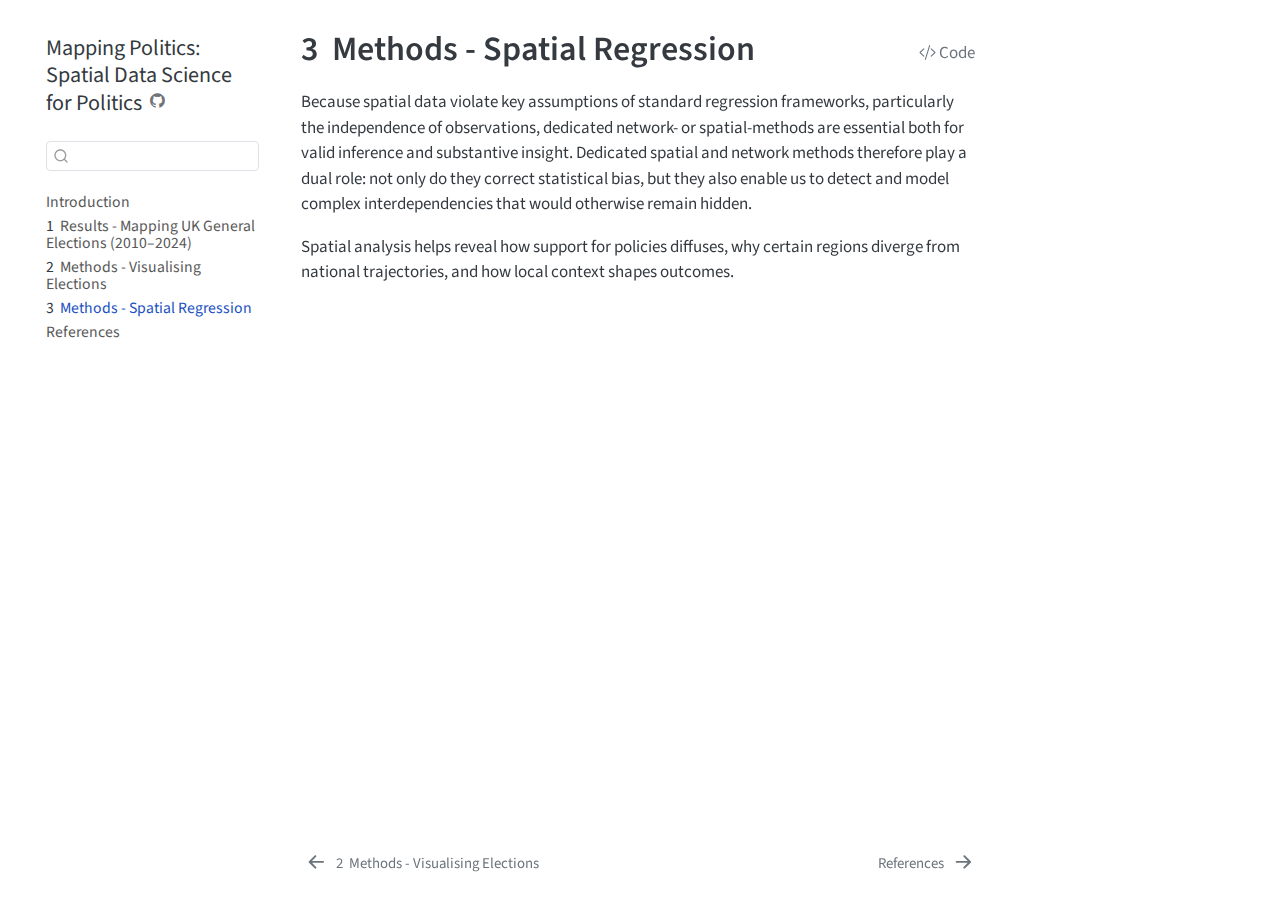
<file: books/spatial-regression.html>
<!DOCTYPE html>
<html xmlns="http://www.w3.org/1999/xhtml" lang="en" xml:lang="en"><head>

<meta charset="utf-8">
<meta name="generator" content="quarto-1.7.32">

<meta name="viewport" content="width=device-width, initial-scale=1.0, user-scalable=yes">


<title>3&nbsp; Methods - Spatial Regression – Mapping Politics: Spatial Data Science for Politics</title>
<style>
code{white-space: pre-wrap;}
span.smallcaps{font-variant: small-caps;}
div.columns{display: flex; gap: min(4vw, 1.5em);}
div.column{flex: auto; overflow-x: auto;}
div.hanging-indent{margin-left: 1.5em; text-indent: -1.5em;}
ul.task-list{list-style: none;}
ul.task-list li input[type="checkbox"] {
  width: 0.8em;
  margin: 0 0.8em 0.2em -1em; /* quarto-specific, see https://github.com/quarto-dev/quarto-cli/issues/4556 */ 
  vertical-align: middle;
}
/* CSS for syntax highlighting */
html { -webkit-text-size-adjust: 100%; }
pre > code.sourceCode { white-space: pre; position: relative; }
pre > code.sourceCode > span { display: inline-block; line-height: 1.25; }
pre > code.sourceCode > span:empty { height: 1.2em; }
.sourceCode { overflow: visible; }
code.sourceCode > span { color: inherit; text-decoration: inherit; }
div.sourceCode { margin: 1em 0; }
pre.sourceCode { margin: 0; }
@media screen {
div.sourceCode { overflow: auto; }
}
@media print {
pre > code.sourceCode { white-space: pre-wrap; }
pre > code.sourceCode > span { text-indent: -5em; padding-left: 5em; }
}
pre.numberSource code
  { counter-reset: source-line 0; }
pre.numberSource code > span
  { position: relative; left: -4em; counter-increment: source-line; }
pre.numberSource code > span > a:first-child::before
  { content: counter(source-line);
    position: relative; left: -1em; text-align: right; vertical-align: baseline;
    border: none; display: inline-block;
    -webkit-touch-callout: none; -webkit-user-select: none;
    -khtml-user-select: none; -moz-user-select: none;
    -ms-user-select: none; user-select: none;
    padding: 0 4px; width: 4em;
  }
pre.numberSource { margin-left: 3em;  padding-left: 4px; }
div.sourceCode
  {   }
@media screen {
pre > code.sourceCode > span > a:first-child::before { text-decoration: underline; }
}
</style>


<script src="site_libs/quarto-nav/quarto-nav.js"></script>
<script src="site_libs/quarto-nav/headroom.min.js"></script>
<script src="site_libs/clipboard/clipboard.min.js"></script>
<script src="site_libs/quarto-search/autocomplete.umd.js"></script>
<script src="site_libs/quarto-search/fuse.min.js"></script>
<script src="site_libs/quarto-search/quarto-search.js"></script>
<meta name="quarto:offset" content="./">
<link href="./references.html" rel="next">
<link href="./methods.html" rel="prev">
<script src="site_libs/quarto-html/quarto.js" type="module"></script>
<script src="site_libs/quarto-html/tabsets/tabsets.js" type="module"></script>
<script src="site_libs/quarto-html/popper.min.js"></script>
<script src="site_libs/quarto-html/tippy.umd.min.js"></script>
<script src="site_libs/quarto-html/anchor.min.js"></script>
<link href="site_libs/quarto-html/tippy.css" rel="stylesheet">
<link href="site_libs/quarto-html/quarto-syntax-highlighting-c1f63da3e08f13bc72dc17e92cfd001d.css" rel="stylesheet" id="quarto-text-highlighting-styles">
<script src="site_libs/bootstrap/bootstrap.min.js"></script>
<link href="site_libs/bootstrap/bootstrap-icons.css" rel="stylesheet">
<link href="site_libs/bootstrap/bootstrap-d5148472222b5e6c9ae1da95d52dd723.min.css" rel="stylesheet" append-hash="true" id="quarto-bootstrap" data-mode="light">
<script id="quarto-search-options" type="application/json">{
  "location": "sidebar",
  "copy-button": false,
  "collapse-after": 3,
  "panel-placement": "start",
  "type": "textbox",
  "limit": 50,
  "keyboard-shortcut": [
    "f",
    "/",
    "s"
  ],
  "show-item-context": false,
  "language": {
    "search-no-results-text": "No results",
    "search-matching-documents-text": "matching documents",
    "search-copy-link-title": "Copy link to search",
    "search-hide-matches-text": "Hide additional matches",
    "search-more-match-text": "more match in this document",
    "search-more-matches-text": "more matches in this document",
    "search-clear-button-title": "Clear",
    "search-text-placeholder": "",
    "search-detached-cancel-button-title": "Cancel",
    "search-submit-button-title": "Submit",
    "search-label": "Search"
  }
}</script>


</head>

<body class="nav-sidebar floating quarto-light">

<div id="quarto-search-results"></div>
  <header id="quarto-header" class="headroom fixed-top">
  <nav class="quarto-secondary-nav">
    <div class="container-fluid d-flex">
      <button type="button" class="quarto-btn-toggle btn" data-bs-toggle="collapse" role="button" data-bs-target=".quarto-sidebar-collapse-item" aria-controls="quarto-sidebar" aria-expanded="false" aria-label="Toggle sidebar navigation" onclick="if (window.quartoToggleHeadroom) { window.quartoToggleHeadroom(); }">
        <i class="bi bi-layout-text-sidebar-reverse"></i>
      </button>
        <nav class="quarto-page-breadcrumbs" aria-label="breadcrumb"><ol class="breadcrumb"><li class="breadcrumb-item"><a href="./spatial-regression.html"><span class="chapter-number">3</span>&nbsp; <span class="chapter-title">Methods - Spatial Regression</span></a></li></ol></nav>
        <a class="flex-grow-1" role="navigation" data-bs-toggle="collapse" data-bs-target=".quarto-sidebar-collapse-item" aria-controls="quarto-sidebar" aria-expanded="false" aria-label="Toggle sidebar navigation" onclick="if (window.quartoToggleHeadroom) { window.quartoToggleHeadroom(); }">      
        </a>
      <button type="button" class="btn quarto-search-button" aria-label="Search" onclick="window.quartoOpenSearch();">
        <i class="bi bi-search"></i>
      </button>
    </div>
  </nav>
</header>
<!-- content -->
<div id="quarto-content" class="quarto-container page-columns page-rows-contents page-layout-article">
<!-- sidebar -->
  <nav id="quarto-sidebar" class="sidebar collapse collapse-horizontal quarto-sidebar-collapse-item sidebar-navigation floating overflow-auto">
    <div class="pt-lg-2 mt-2 text-left sidebar-header">
    <div class="sidebar-title mb-0 py-0">
      <a href="./">Mapping Politics: Spatial Data Science for Politics</a> 
        <div class="sidebar-tools-main">
    <a href="https://github.com/clemensjarnach/mapping-politics/" title="Source Code" class="quarto-navigation-tool px-1" aria-label="Source Code"><i class="bi bi-github"></i></a>
</div>
    </div>
      </div>
        <div class="mt-2 flex-shrink-0 align-items-center">
        <div class="sidebar-search">
        <div id="quarto-search" class="" title="Search"></div>
        </div>
        </div>
    <div class="sidebar-menu-container"> 
    <ul class="list-unstyled mt-1">
        <li class="sidebar-item">
  <div class="sidebar-item-container"> 
  <a href="./index.html" class="sidebar-item-text sidebar-link">
 <span class="menu-text">Introduction</span></a>
  </div>
</li>
        <li class="sidebar-item">
  <div class="sidebar-item-container"> 
  <a href="./results.html" class="sidebar-item-text sidebar-link">
 <span class="menu-text"><span class="chapter-number">1</span>&nbsp; <span class="chapter-title">Results - Mapping UK General Elections (2010–2024)</span></span></a>
  </div>
</li>
        <li class="sidebar-item">
  <div class="sidebar-item-container"> 
  <a href="./methods.html" class="sidebar-item-text sidebar-link">
 <span class="menu-text"><span class="chapter-number">2</span>&nbsp; <span class="chapter-title">Methods - Visualising Elections</span></span></a>
  </div>
</li>
        <li class="sidebar-item">
  <div class="sidebar-item-container"> 
  <a href="./spatial-regression.html" class="sidebar-item-text sidebar-link active">
 <span class="menu-text"><span class="chapter-number">3</span>&nbsp; <span class="chapter-title">Methods - Spatial Regression</span></span></a>
  </div>
</li>
        <li class="sidebar-item">
  <div class="sidebar-item-container"> 
  <a href="./references.html" class="sidebar-item-text sidebar-link">
 <span class="menu-text">References</span></a>
  </div>
</li>
    </ul>
    </div>
</nav>
<div id="quarto-sidebar-glass" class="quarto-sidebar-collapse-item" data-bs-toggle="collapse" data-bs-target=".quarto-sidebar-collapse-item"></div>
<!-- margin-sidebar -->
    <div id="quarto-margin-sidebar" class="sidebar margin-sidebar zindex-bottom">
        
    </div>
<!-- main -->
<main class="content" id="quarto-document-content">

<header id="title-block-header" class="quarto-title-block default">
<div class="quarto-title">
<div class="quarto-title-block"><div><h1 class="title"><span class="chapter-number">3</span>&nbsp; <span class="chapter-title">Methods - Spatial Regression</span></h1><button type="button" class="btn code-tools-button" id="quarto-code-tools-source"><i class="bi"></i> Code</button></div></div>
</div>



<div class="quarto-title-meta">

    
  
    
  </div>
  


</header>


<p>Because spatial data violate key assumptions of standard regression frameworks, particularly the independence of observations, dedicated network- or spatial-methods are essential both for valid inference and substantive insight. Dedicated spatial and network methods therefore play a dual role: not only do they correct statistical bias, but they also enable us to detect and model complex interdependencies that would otherwise remain hidden.</p>
<p>Spatial analysis helps reveal how support for policies diffuses, why certain regions diverge from national trajectories, and how local context shapes outcomes.</p>


<!-- -->


</main> <!-- /main -->
<script id="quarto-html-after-body" type="application/javascript">
  window.document.addEventListener("DOMContentLoaded", function (event) {
    const icon = "";
    const anchorJS = new window.AnchorJS();
    anchorJS.options = {
      placement: 'right',
      icon: icon
    };
    anchorJS.add('.anchored');
    const isCodeAnnotation = (el) => {
      for (const clz of el.classList) {
        if (clz.startsWith('code-annotation-')) {                     
          return true;
        }
      }
      return false;
    }
    const onCopySuccess = function(e) {
      // button target
      const button = e.trigger;
      // don't keep focus
      button.blur();
      // flash "checked"
      button.classList.add('code-copy-button-checked');
      var currentTitle = button.getAttribute("title");
      button.setAttribute("title", "Copied!");
      let tooltip;
      if (window.bootstrap) {
        button.setAttribute("data-bs-toggle", "tooltip");
        button.setAttribute("data-bs-placement", "left");
        button.setAttribute("data-bs-title", "Copied!");
        tooltip = new bootstrap.Tooltip(button, 
          { trigger: "manual", 
            customClass: "code-copy-button-tooltip",
            offset: [0, -8]});
        tooltip.show();    
      }
      setTimeout(function() {
        if (tooltip) {
          tooltip.hide();
          button.removeAttribute("data-bs-title");
          button.removeAttribute("data-bs-toggle");
          button.removeAttribute("data-bs-placement");
        }
        button.setAttribute("title", currentTitle);
        button.classList.remove('code-copy-button-checked');
      }, 1000);
      // clear code selection
      e.clearSelection();
    }
    const getTextToCopy = function(trigger) {
        const codeEl = trigger.previousElementSibling.cloneNode(true);
        for (const childEl of codeEl.children) {
          if (isCodeAnnotation(childEl)) {
            childEl.remove();
          }
        }
        return codeEl.innerText;
    }
    const clipboard = new window.ClipboardJS('.code-copy-button:not([data-in-quarto-modal])', {
      text: getTextToCopy
    });
    clipboard.on('success', onCopySuccess);
    if (window.document.getElementById('quarto-embedded-source-code-modal')) {
      const clipboardModal = new window.ClipboardJS('.code-copy-button[data-in-quarto-modal]', {
        text: getTextToCopy,
        container: window.document.getElementById('quarto-embedded-source-code-modal')
      });
      clipboardModal.on('success', onCopySuccess);
    }
    const viewSource = window.document.getElementById('quarto-view-source') ||
                       window.document.getElementById('quarto-code-tools-source');
    if (viewSource) {
      const sourceUrl = viewSource.getAttribute("data-quarto-source-url");
      viewSource.addEventListener("click", function(e) {
        if (sourceUrl) {
          // rstudio viewer pane
          if (/\bcapabilities=\b/.test(window.location)) {
            window.open(sourceUrl);
          } else {
            window.location.href = sourceUrl;
          }
        } else {
          const modal = new bootstrap.Modal(document.getElementById('quarto-embedded-source-code-modal'));
          modal.show();
        }
        return false;
      });
    }
    function toggleCodeHandler(show) {
      return function(e) {
        const detailsSrc = window.document.querySelectorAll(".cell > details > .sourceCode");
        for (let i=0; i<detailsSrc.length; i++) {
          const details = detailsSrc[i].parentElement;
          if (show) {
            details.open = true;
          } else {
            details.removeAttribute("open");
          }
        }
        const cellCodeDivs = window.document.querySelectorAll(".cell > .sourceCode");
        const fromCls = show ? "hidden" : "unhidden";
        const toCls = show ? "unhidden" : "hidden";
        for (let i=0; i<cellCodeDivs.length; i++) {
          const codeDiv = cellCodeDivs[i];
          if (codeDiv.classList.contains(fromCls)) {
            codeDiv.classList.remove(fromCls);
            codeDiv.classList.add(toCls);
          } 
        }
        return false;
      }
    }
    const hideAllCode = window.document.getElementById("quarto-hide-all-code");
    if (hideAllCode) {
      hideAllCode.addEventListener("click", toggleCodeHandler(false));
    }
    const showAllCode = window.document.getElementById("quarto-show-all-code");
    if (showAllCode) {
      showAllCode.addEventListener("click", toggleCodeHandler(true));
    }
      var localhostRegex = new RegExp(/^(?:http|https):\/\/localhost\:?[0-9]*\//);
      var mailtoRegex = new RegExp(/^mailto:/);
        var filterRegex = new RegExp('/' + window.location.host + '/');
      var isInternal = (href) => {
          return filterRegex.test(href) || localhostRegex.test(href) || mailtoRegex.test(href);
      }
      // Inspect non-navigation links and adorn them if external
     var links = window.document.querySelectorAll('a[href]:not(.nav-link):not(.navbar-brand):not(.toc-action):not(.sidebar-link):not(.sidebar-item-toggle):not(.pagination-link):not(.no-external):not([aria-hidden]):not(.dropdown-item):not(.quarto-navigation-tool):not(.about-link)');
      for (var i=0; i<links.length; i++) {
        const link = links[i];
        if (!isInternal(link.href)) {
          // undo the damage that might have been done by quarto-nav.js in the case of
          // links that we want to consider external
          if (link.dataset.originalHref !== undefined) {
            link.href = link.dataset.originalHref;
          }
        }
      }
    function tippyHover(el, contentFn, onTriggerFn, onUntriggerFn) {
      const config = {
        allowHTML: true,
        maxWidth: 500,
        delay: 100,
        arrow: false,
        appendTo: function(el) {
            return el.parentElement;
        },
        interactive: true,
        interactiveBorder: 10,
        theme: 'quarto',
        placement: 'bottom-start',
      };
      if (contentFn) {
        config.content = contentFn;
      }
      if (onTriggerFn) {
        config.onTrigger = onTriggerFn;
      }
      if (onUntriggerFn) {
        config.onUntrigger = onUntriggerFn;
      }
      window.tippy(el, config); 
    }
    const noterefs = window.document.querySelectorAll('a[role="doc-noteref"]');
    for (var i=0; i<noterefs.length; i++) {
      const ref = noterefs[i];
      tippyHover(ref, function() {
        // use id or data attribute instead here
        let href = ref.getAttribute('data-footnote-href') || ref.getAttribute('href');
        try { href = new URL(href).hash; } catch {}
        const id = href.replace(/^#\/?/, "");
        const note = window.document.getElementById(id);
        if (note) {
          return note.innerHTML;
        } else {
          return "";
        }
      });
    }
    const xrefs = window.document.querySelectorAll('a.quarto-xref');
    const processXRef = (id, note) => {
      // Strip column container classes
      const stripColumnClz = (el) => {
        el.classList.remove("page-full", "page-columns");
        if (el.children) {
          for (const child of el.children) {
            stripColumnClz(child);
          }
        }
      }
      stripColumnClz(note)
      if (id === null || id.startsWith('sec-')) {
        // Special case sections, only their first couple elements
        const container = document.createElement("div");
        if (note.children && note.children.length > 2) {
          container.appendChild(note.children[0].cloneNode(true));
          for (let i = 1; i < note.children.length; i++) {
            const child = note.children[i];
            if (child.tagName === "P" && child.innerText === "") {
              continue;
            } else {
              container.appendChild(child.cloneNode(true));
              break;
            }
          }
          if (window.Quarto?.typesetMath) {
            window.Quarto.typesetMath(container);
          }
          return container.innerHTML
        } else {
          if (window.Quarto?.typesetMath) {
            window.Quarto.typesetMath(note);
          }
          return note.innerHTML;
        }
      } else {
        // Remove any anchor links if they are present
        const anchorLink = note.querySelector('a.anchorjs-link');
        if (anchorLink) {
          anchorLink.remove();
        }
        if (window.Quarto?.typesetMath) {
          window.Quarto.typesetMath(note);
        }
        if (note.classList.contains("callout")) {
          return note.outerHTML;
        } else {
          return note.innerHTML;
        }
      }
    }
    for (var i=0; i<xrefs.length; i++) {
      const xref = xrefs[i];
      tippyHover(xref, undefined, function(instance) {
        instance.disable();
        let url = xref.getAttribute('href');
        let hash = undefined; 
        if (url.startsWith('#')) {
          hash = url;
        } else {
          try { hash = new URL(url).hash; } catch {}
        }
        if (hash) {
          const id = hash.replace(/^#\/?/, "");
          const note = window.document.getElementById(id);
          if (note !== null) {
            try {
              const html = processXRef(id, note.cloneNode(true));
              instance.setContent(html);
            } finally {
              instance.enable();
              instance.show();
            }
          } else {
            // See if we can fetch this
            fetch(url.split('#')[0])
            .then(res => res.text())
            .then(html => {
              const parser = new DOMParser();
              const htmlDoc = parser.parseFromString(html, "text/html");
              const note = htmlDoc.getElementById(id);
              if (note !== null) {
                const html = processXRef(id, note);
                instance.setContent(html);
              } 
            }).finally(() => {
              instance.enable();
              instance.show();
            });
          }
        } else {
          // See if we can fetch a full url (with no hash to target)
          // This is a special case and we should probably do some content thinning / targeting
          fetch(url)
          .then(res => res.text())
          .then(html => {
            const parser = new DOMParser();
            const htmlDoc = parser.parseFromString(html, "text/html");
            const note = htmlDoc.querySelector('main.content');
            if (note !== null) {
              // This should only happen for chapter cross references
              // (since there is no id in the URL)
              // remove the first header
              if (note.children.length > 0 && note.children[0].tagName === "HEADER") {
                note.children[0].remove();
              }
              const html = processXRef(null, note);
              instance.setContent(html);
            } 
          }).finally(() => {
            instance.enable();
            instance.show();
          });
        }
      }, function(instance) {
      });
    }
        let selectedAnnoteEl;
        const selectorForAnnotation = ( cell, annotation) => {
          let cellAttr = 'data-code-cell="' + cell + '"';
          let lineAttr = 'data-code-annotation="' +  annotation + '"';
          const selector = 'span[' + cellAttr + '][' + lineAttr + ']';
          return selector;
        }
        const selectCodeLines = (annoteEl) => {
          const doc = window.document;
          const targetCell = annoteEl.getAttribute("data-target-cell");
          const targetAnnotation = annoteEl.getAttribute("data-target-annotation");
          const annoteSpan = window.document.querySelector(selectorForAnnotation(targetCell, targetAnnotation));
          const lines = annoteSpan.getAttribute("data-code-lines").split(",");
          const lineIds = lines.map((line) => {
            return targetCell + "-" + line;
          })
          let top = null;
          let height = null;
          let parent = null;
          if (lineIds.length > 0) {
              //compute the position of the single el (top and bottom and make a div)
              const el = window.document.getElementById(lineIds[0]);
              top = el.offsetTop;
              height = el.offsetHeight;
              parent = el.parentElement.parentElement;
            if (lineIds.length > 1) {
              const lastEl = window.document.getElementById(lineIds[lineIds.length - 1]);
              const bottom = lastEl.offsetTop + lastEl.offsetHeight;
              height = bottom - top;
            }
            if (top !== null && height !== null && parent !== null) {
              // cook up a div (if necessary) and position it 
              let div = window.document.getElementById("code-annotation-line-highlight");
              if (div === null) {
                div = window.document.createElement("div");
                div.setAttribute("id", "code-annotation-line-highlight");
                div.style.position = 'absolute';
                parent.appendChild(div);
              }
              div.style.top = top - 2 + "px";
              div.style.height = height + 4 + "px";
              div.style.left = 0;
              let gutterDiv = window.document.getElementById("code-annotation-line-highlight-gutter");
              if (gutterDiv === null) {
                gutterDiv = window.document.createElement("div");
                gutterDiv.setAttribute("id", "code-annotation-line-highlight-gutter");
                gutterDiv.style.position = 'absolute';
                const codeCell = window.document.getElementById(targetCell);
                const gutter = codeCell.querySelector('.code-annotation-gutter');
                gutter.appendChild(gutterDiv);
              }
              gutterDiv.style.top = top - 2 + "px";
              gutterDiv.style.height = height + 4 + "px";
            }
            selectedAnnoteEl = annoteEl;
          }
        };
        const unselectCodeLines = () => {
          const elementsIds = ["code-annotation-line-highlight", "code-annotation-line-highlight-gutter"];
          elementsIds.forEach((elId) => {
            const div = window.document.getElementById(elId);
            if (div) {
              div.remove();
            }
          });
          selectedAnnoteEl = undefined;
        };
          // Handle positioning of the toggle
      window.addEventListener(
        "resize",
        throttle(() => {
          elRect = undefined;
          if (selectedAnnoteEl) {
            selectCodeLines(selectedAnnoteEl);
          }
        }, 10)
      );
      function throttle(fn, ms) {
      let throttle = false;
      let timer;
        return (...args) => {
          if(!throttle) { // first call gets through
              fn.apply(this, args);
              throttle = true;
          } else { // all the others get throttled
              if(timer) clearTimeout(timer); // cancel #2
              timer = setTimeout(() => {
                fn.apply(this, args);
                timer = throttle = false;
              }, ms);
          }
        };
      }
        // Attach click handler to the DT
        const annoteDls = window.document.querySelectorAll('dt[data-target-cell]');
        for (const annoteDlNode of annoteDls) {
          annoteDlNode.addEventListener('click', (event) => {
            const clickedEl = event.target;
            if (clickedEl !== selectedAnnoteEl) {
              unselectCodeLines();
              const activeEl = window.document.querySelector('dt[data-target-cell].code-annotation-active');
              if (activeEl) {
                activeEl.classList.remove('code-annotation-active');
              }
              selectCodeLines(clickedEl);
              clickedEl.classList.add('code-annotation-active');
            } else {
              // Unselect the line
              unselectCodeLines();
              clickedEl.classList.remove('code-annotation-active');
            }
          });
        }
    const findCites = (el) => {
      const parentEl = el.parentElement;
      if (parentEl) {
        const cites = parentEl.dataset.cites;
        if (cites) {
          return {
            el,
            cites: cites.split(' ')
          };
        } else {
          return findCites(el.parentElement)
        }
      } else {
        return undefined;
      }
    };
    var bibliorefs = window.document.querySelectorAll('a[role="doc-biblioref"]');
    for (var i=0; i<bibliorefs.length; i++) {
      const ref = bibliorefs[i];
      const citeInfo = findCites(ref);
      if (citeInfo) {
        tippyHover(citeInfo.el, function() {
          var popup = window.document.createElement('div');
          citeInfo.cites.forEach(function(cite) {
            var citeDiv = window.document.createElement('div');
            citeDiv.classList.add('hanging-indent');
            citeDiv.classList.add('csl-entry');
            var biblioDiv = window.document.getElementById('ref-' + cite);
            if (biblioDiv) {
              citeDiv.innerHTML = biblioDiv.innerHTML;
            }
            popup.appendChild(citeDiv);
          });
          return popup.innerHTML;
        });
      }
    }
  });
  </script>
<nav class="page-navigation">
  <div class="nav-page nav-page-previous">
      <a href="./methods.html" class="pagination-link" aria-label="Methods - Visualising Elections">
        <i class="bi bi-arrow-left-short"></i> <span class="nav-page-text"><span class="chapter-number">2</span>&nbsp; <span class="chapter-title">Methods - Visualising Elections</span></span>
      </a>          
  </div>
  <div class="nav-page nav-page-next">
      <a href="./references.html" class="pagination-link" aria-label="References">
        <span class="nav-page-text">References</span> <i class="bi bi-arrow-right-short"></i>
      </a>
  </div>
</nav><div class="modal fade" id="quarto-embedded-source-code-modal" tabindex="-1" aria-labelledby="quarto-embedded-source-code-modal-label" aria-hidden="true"><div class="modal-dialog modal-dialog-scrollable"><div class="modal-content"><div class="modal-header"><h5 class="modal-title" id="quarto-embedded-source-code-modal-label">Source Code</h5><button class="btn-close" data-bs-dismiss="modal"></button></div><div class="modal-body"><div class="">
<div class="sourceCode" id="cb1" data-shortcodes="false"><pre class="sourceCode markdown code-with-copy"><code class="sourceCode markdown"><span id="cb1-1"><a href="#cb1-1" aria-hidden="true" tabindex="-1"></a><span class="fu"># Methods - Spatial Regression</span></span>
<span id="cb1-2"><a href="#cb1-2" aria-hidden="true" tabindex="-1"></a></span>
<span id="cb1-3"><a href="#cb1-3" aria-hidden="true" tabindex="-1"></a>Because spatial data violate key assumptions of standard regression frameworks, particularly the independence of observations, dedicated network- or spatial-methods are essential both for valid inference and substantive insight. Dedicated spatial and network methods therefore play a dual role: not only do they correct statistical bias, but they also enable us to detect and model complex interdependencies that would otherwise remain hidden.</span>
<span id="cb1-4"><a href="#cb1-4" aria-hidden="true" tabindex="-1"></a></span>
<span id="cb1-5"><a href="#cb1-5" aria-hidden="true" tabindex="-1"></a>Spatial analysis helps reveal how support for policies diffuses, why certain regions diverge from national trajectories, and how local context shapes outcomes.</span></code><button title="Copy to Clipboard" class="code-copy-button" data-in-quarto-modal=""><i class="bi"></i></button></pre></div>
</div></div></div></div></div>
</div> <!-- /content -->




</body></html>
</file>
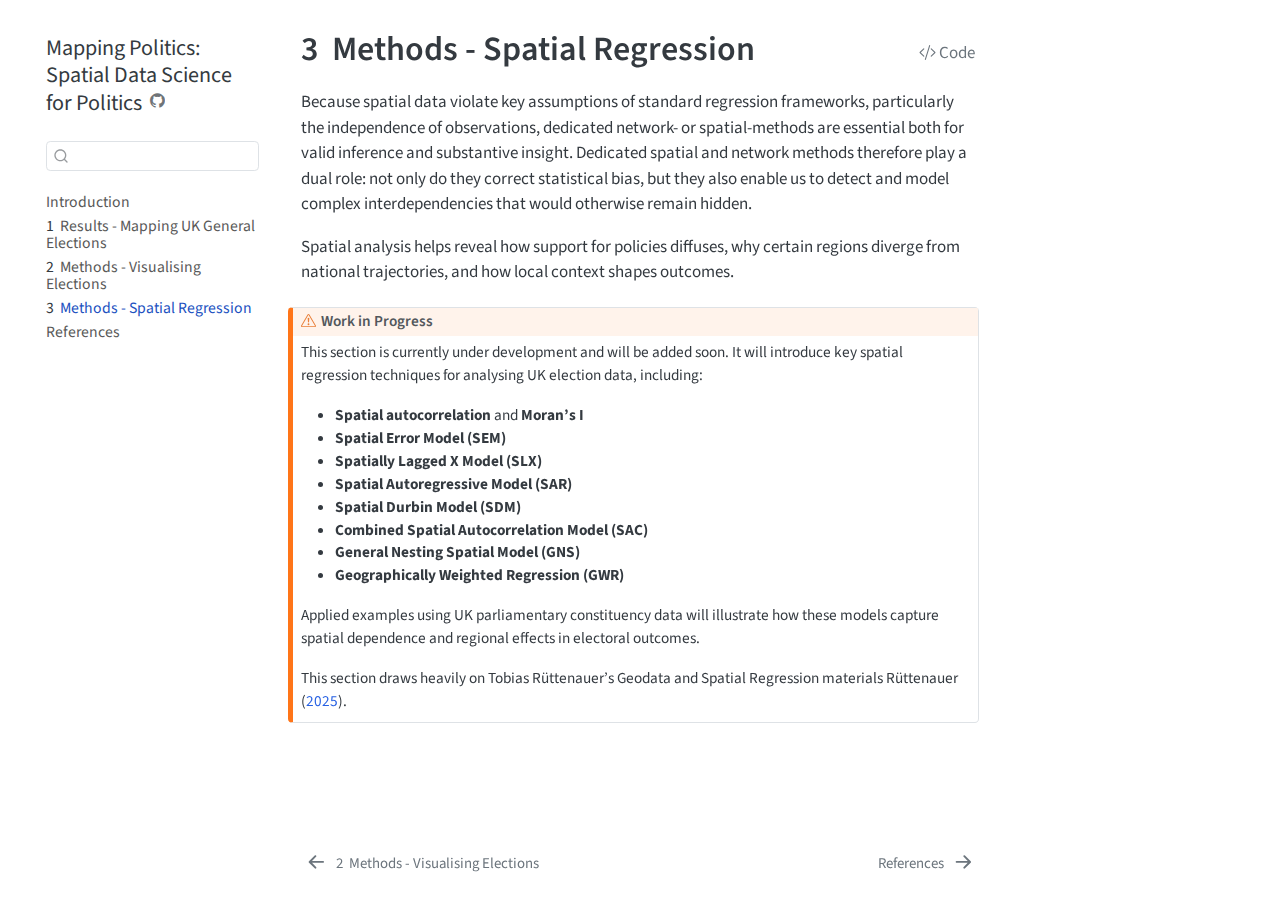
<file: docs/spatial-regression.html>
<!DOCTYPE html>
<html xmlns="http://www.w3.org/1999/xhtml" lang="en" xml:lang="en"><head>

<meta charset="utf-8">
<meta name="generator" content="quarto-1.7.32">

<meta name="viewport" content="width=device-width, initial-scale=1.0, user-scalable=yes">


<title>3&nbsp; Methods - Spatial Regression – Mapping Politics: Spatial Data Science for Politics</title>
<style>
code{white-space: pre-wrap;}
span.smallcaps{font-variant: small-caps;}
div.columns{display: flex; gap: min(4vw, 1.5em);}
div.column{flex: auto; overflow-x: auto;}
div.hanging-indent{margin-left: 1.5em; text-indent: -1.5em;}
ul.task-list{list-style: none;}
ul.task-list li input[type="checkbox"] {
  width: 0.8em;
  margin: 0 0.8em 0.2em -1em; /* quarto-specific, see https://github.com/quarto-dev/quarto-cli/issues/4556 */ 
  vertical-align: middle;
}
/* CSS for syntax highlighting */
html { -webkit-text-size-adjust: 100%; }
pre > code.sourceCode { white-space: pre; position: relative; }
pre > code.sourceCode > span { display: inline-block; line-height: 1.25; }
pre > code.sourceCode > span:empty { height: 1.2em; }
.sourceCode { overflow: visible; }
code.sourceCode > span { color: inherit; text-decoration: inherit; }
div.sourceCode { margin: 1em 0; }
pre.sourceCode { margin: 0; }
@media screen {
div.sourceCode { overflow: auto; }
}
@media print {
pre > code.sourceCode { white-space: pre-wrap; }
pre > code.sourceCode > span { text-indent: -5em; padding-left: 5em; }
}
pre.numberSource code
  { counter-reset: source-line 0; }
pre.numberSource code > span
  { position: relative; left: -4em; counter-increment: source-line; }
pre.numberSource code > span > a:first-child::before
  { content: counter(source-line);
    position: relative; left: -1em; text-align: right; vertical-align: baseline;
    border: none; display: inline-block;
    -webkit-touch-callout: none; -webkit-user-select: none;
    -khtml-user-select: none; -moz-user-select: none;
    -ms-user-select: none; user-select: none;
    padding: 0 4px; width: 4em;
  }
pre.numberSource { margin-left: 3em;  padding-left: 4px; }
div.sourceCode
  {   }
@media screen {
pre > code.sourceCode > span > a:first-child::before { text-decoration: underline; }
}
/* CSS for citations */
div.csl-bib-body { }
div.csl-entry {
  clear: both;
  margin-bottom: 0em;
}
.hanging-indent div.csl-entry {
  margin-left:2em;
  text-indent:-2em;
}
div.csl-left-margin {
  min-width:2em;
  float:left;
}
div.csl-right-inline {
  margin-left:2em;
  padding-left:1em;
}
div.csl-indent {
  margin-left: 2em;
}</style>


<script src="site_libs/quarto-nav/quarto-nav.js"></script>
<script src="site_libs/quarto-nav/headroom.min.js"></script>
<script src="site_libs/clipboard/clipboard.min.js"></script>
<script src="site_libs/quarto-search/autocomplete.umd.js"></script>
<script src="site_libs/quarto-search/fuse.min.js"></script>
<script src="site_libs/quarto-search/quarto-search.js"></script>
<meta name="quarto:offset" content="./">
<link href="./references.html" rel="next">
<link href="./methods.html" rel="prev">
<script src="site_libs/quarto-html/quarto.js" type="module"></script>
<script src="site_libs/quarto-html/tabsets/tabsets.js" type="module"></script>
<script src="site_libs/quarto-html/popper.min.js"></script>
<script src="site_libs/quarto-html/tippy.umd.min.js"></script>
<script src="site_libs/quarto-html/anchor.min.js"></script>
<link href="site_libs/quarto-html/tippy.css" rel="stylesheet">
<link href="site_libs/quarto-html/quarto-syntax-highlighting-c1f63da3e08f13bc72dc17e92cfd001d.css" rel="stylesheet" id="quarto-text-highlighting-styles">
<script src="site_libs/bootstrap/bootstrap.min.js"></script>
<link href="site_libs/bootstrap/bootstrap-icons.css" rel="stylesheet">
<link href="site_libs/bootstrap/bootstrap-d5148472222b5e6c9ae1da95d52dd723.min.css" rel="stylesheet" append-hash="true" id="quarto-bootstrap" data-mode="light">
<script id="quarto-search-options" type="application/json">{
  "location": "sidebar",
  "copy-button": false,
  "collapse-after": 3,
  "panel-placement": "start",
  "type": "textbox",
  "limit": 50,
  "keyboard-shortcut": [
    "f",
    "/",
    "s"
  ],
  "show-item-context": false,
  "language": {
    "search-no-results-text": "No results",
    "search-matching-documents-text": "matching documents",
    "search-copy-link-title": "Copy link to search",
    "search-hide-matches-text": "Hide additional matches",
    "search-more-match-text": "more match in this document",
    "search-more-matches-text": "more matches in this document",
    "search-clear-button-title": "Clear",
    "search-text-placeholder": "",
    "search-detached-cancel-button-title": "Cancel",
    "search-submit-button-title": "Submit",
    "search-label": "Search"
  }
}</script>


</head>

<body class="nav-sidebar floating quarto-light">

<div id="quarto-search-results"></div>
  <header id="quarto-header" class="headroom fixed-top">
  <nav class="quarto-secondary-nav">
    <div class="container-fluid d-flex">
      <button type="button" class="quarto-btn-toggle btn" data-bs-toggle="collapse" role="button" data-bs-target=".quarto-sidebar-collapse-item" aria-controls="quarto-sidebar" aria-expanded="false" aria-label="Toggle sidebar navigation" onclick="if (window.quartoToggleHeadroom) { window.quartoToggleHeadroom(); }">
        <i class="bi bi-layout-text-sidebar-reverse"></i>
      </button>
        <nav class="quarto-page-breadcrumbs" aria-label="breadcrumb"><ol class="breadcrumb"><li class="breadcrumb-item"><a href="./spatial-regression.html"><span class="chapter-number">3</span>&nbsp; <span class="chapter-title">Methods - Spatial Regression</span></a></li></ol></nav>
        <a class="flex-grow-1" role="navigation" data-bs-toggle="collapse" data-bs-target=".quarto-sidebar-collapse-item" aria-controls="quarto-sidebar" aria-expanded="false" aria-label="Toggle sidebar navigation" onclick="if (window.quartoToggleHeadroom) { window.quartoToggleHeadroom(); }">      
        </a>
      <button type="button" class="btn quarto-search-button" aria-label="Search" onclick="window.quartoOpenSearch();">
        <i class="bi bi-search"></i>
      </button>
    </div>
  </nav>
</header>
<!-- content -->
<div id="quarto-content" class="quarto-container page-columns page-rows-contents page-layout-article">
<!-- sidebar -->
  <nav id="quarto-sidebar" class="sidebar collapse collapse-horizontal quarto-sidebar-collapse-item sidebar-navigation floating overflow-auto">
    <div class="pt-lg-2 mt-2 text-left sidebar-header">
    <div class="sidebar-title mb-0 py-0">
      <a href="./">Mapping Politics: Spatial Data Science for Politics</a> 
        <div class="sidebar-tools-main">
    <a href="https://github.com/clemensjarnach/mapping-politics/" title="Source Code" class="quarto-navigation-tool px-1" aria-label="Source Code"><i class="bi bi-github"></i></a>
</div>
    </div>
      </div>
        <div class="mt-2 flex-shrink-0 align-items-center">
        <div class="sidebar-search">
        <div id="quarto-search" class="" title="Search"></div>
        </div>
        </div>
    <div class="sidebar-menu-container"> 
    <ul class="list-unstyled mt-1">
        <li class="sidebar-item">
  <div class="sidebar-item-container"> 
  <a href="./index.html" class="sidebar-item-text sidebar-link">
 <span class="menu-text">Introduction</span></a>
  </div>
</li>
        <li class="sidebar-item">
  <div class="sidebar-item-container"> 
  <a href="./results.html" class="sidebar-item-text sidebar-link">
 <span class="menu-text"><span class="chapter-number">1</span>&nbsp; <span class="chapter-title">Results - Mapping UK General Elections</span></span></a>
  </div>
</li>
        <li class="sidebar-item">
  <div class="sidebar-item-container"> 
  <a href="./methods.html" class="sidebar-item-text sidebar-link">
 <span class="menu-text"><span class="chapter-number">2</span>&nbsp; <span class="chapter-title">Methods - Visualising Elections</span></span></a>
  </div>
</li>
        <li class="sidebar-item">
  <div class="sidebar-item-container"> 
  <a href="./spatial-regression.html" class="sidebar-item-text sidebar-link active">
 <span class="menu-text"><span class="chapter-number">3</span>&nbsp; <span class="chapter-title">Methods - Spatial Regression</span></span></a>
  </div>
</li>
        <li class="sidebar-item">
  <div class="sidebar-item-container"> 
  <a href="./references.html" class="sidebar-item-text sidebar-link">
 <span class="menu-text">References</span></a>
  </div>
</li>
    </ul>
    </div>
</nav>
<div id="quarto-sidebar-glass" class="quarto-sidebar-collapse-item" data-bs-toggle="collapse" data-bs-target=".quarto-sidebar-collapse-item"></div>
<!-- margin-sidebar -->
    <div id="quarto-margin-sidebar" class="sidebar margin-sidebar zindex-bottom">
        
    </div>
<!-- main -->
<main class="content" id="quarto-document-content">

<header id="title-block-header" class="quarto-title-block default">
<div class="quarto-title">
<div class="quarto-title-block"><div><h1 class="title"><span class="chapter-number">3</span>&nbsp; <span class="chapter-title">Methods - Spatial Regression</span></h1><button type="button" class="btn code-tools-button" id="quarto-code-tools-source"><i class="bi"></i> Code</button></div></div>
</div>



<div class="quarto-title-meta">

    
  
    
  </div>
  


</header>


<p>Because spatial data violate key assumptions of standard regression frameworks, particularly the independence of observations, dedicated network- or spatial-methods are essential both for valid inference and substantive insight. Dedicated spatial and network methods therefore play a dual role: not only do they correct statistical bias, but they also enable us to detect and model complex interdependencies that would otherwise remain hidden.</p>
<p>Spatial analysis helps reveal how support for policies diffuses, why certain regions diverge from national trajectories, and how local context shapes outcomes.</p>
<div class="callout callout-style-default callout-warning callout-titled">
<div class="callout-header d-flex align-content-center">
<div class="callout-icon-container">
<i class="callout-icon"></i>
</div>
<div class="callout-title-container flex-fill">
Work in Progress
</div>
</div>
<div class="callout-body-container callout-body">
<p>This section is currently under development and will be added soon. It will introduce key spatial regression techniques for analysing UK election data, including:</p>
<ul>
<li><strong>Spatial autocorrelation</strong> and <strong>Moran’s I</strong><br>
</li>
<li><strong>Spatial Error Model (SEM)</strong><br>
</li>
<li><strong>Spatially Lagged X Model (SLX)</strong><br>
</li>
<li><strong>Spatial Autoregressive Model (SAR)</strong><br>
</li>
<li><strong>Spatial Durbin Model (SDM)</strong><br>
</li>
<li><strong>Combined Spatial Autocorrelation Model (SAC)</strong><br>
</li>
<li><strong>General Nesting Spatial Model (GNS)</strong><br>
</li>
<li><strong>Geographically Weighted Regression (GWR)</strong></li>
</ul>
<p>Applied examples using UK parliamentary constituency data will illustrate how these models capture spatial dependence and regional effects in electoral outcomes.</p>
<p>This section draws heavily on Tobias Rüttenauer’s Geodata and Spatial Regression materials <span class="citation" data-cites="ruttenauerGeodataSpatialRegression2025">Rüttenauer (<a href="references.html#ref-ruttenauerGeodataSpatialRegression2025" role="doc-biblioref">2025</a>)</span>.</p>
</div>
</div>


<!-- -->

<div id="refs" class="references csl-bib-body hanging-indent" data-entry-spacing="0" role="list" style="display: none">
<div id="ref-ruttenauerGeodataSpatialRegression2025" class="csl-entry" role="listitem">
Rüttenauer, Tobias. 2025. <span>“Geodata &amp; <span>Spatial Regression</span>.”</span> https://ruettenauer.github.io/Geodata_Spatial_Regression/.
</div>
</div>

</main> <!-- /main -->
<script id="quarto-html-after-body" type="application/javascript">
  window.document.addEventListener("DOMContentLoaded", function (event) {
    const icon = "";
    const anchorJS = new window.AnchorJS();
    anchorJS.options = {
      placement: 'right',
      icon: icon
    };
    anchorJS.add('.anchored');
    const isCodeAnnotation = (el) => {
      for (const clz of el.classList) {
        if (clz.startsWith('code-annotation-')) {                     
          return true;
        }
      }
      return false;
    }
    const onCopySuccess = function(e) {
      // button target
      const button = e.trigger;
      // don't keep focus
      button.blur();
      // flash "checked"
      button.classList.add('code-copy-button-checked');
      var currentTitle = button.getAttribute("title");
      button.setAttribute("title", "Copied!");
      let tooltip;
      if (window.bootstrap) {
        button.setAttribute("data-bs-toggle", "tooltip");
        button.setAttribute("data-bs-placement", "left");
        button.setAttribute("data-bs-title", "Copied!");
        tooltip = new bootstrap.Tooltip(button, 
          { trigger: "manual", 
            customClass: "code-copy-button-tooltip",
            offset: [0, -8]});
        tooltip.show();    
      }
      setTimeout(function() {
        if (tooltip) {
          tooltip.hide();
          button.removeAttribute("data-bs-title");
          button.removeAttribute("data-bs-toggle");
          button.removeAttribute("data-bs-placement");
        }
        button.setAttribute("title", currentTitle);
        button.classList.remove('code-copy-button-checked');
      }, 1000);
      // clear code selection
      e.clearSelection();
    }
    const getTextToCopy = function(trigger) {
        const codeEl = trigger.previousElementSibling.cloneNode(true);
        for (const childEl of codeEl.children) {
          if (isCodeAnnotation(childEl)) {
            childEl.remove();
          }
        }
        return codeEl.innerText;
    }
    const clipboard = new window.ClipboardJS('.code-copy-button:not([data-in-quarto-modal])', {
      text: getTextToCopy
    });
    clipboard.on('success', onCopySuccess);
    if (window.document.getElementById('quarto-embedded-source-code-modal')) {
      const clipboardModal = new window.ClipboardJS('.code-copy-button[data-in-quarto-modal]', {
        text: getTextToCopy,
        container: window.document.getElementById('quarto-embedded-source-code-modal')
      });
      clipboardModal.on('success', onCopySuccess);
    }
    const viewSource = window.document.getElementById('quarto-view-source') ||
                       window.document.getElementById('quarto-code-tools-source');
    if (viewSource) {
      const sourceUrl = viewSource.getAttribute("data-quarto-source-url");
      viewSource.addEventListener("click", function(e) {
        if (sourceUrl) {
          // rstudio viewer pane
          if (/\bcapabilities=\b/.test(window.location)) {
            window.open(sourceUrl);
          } else {
            window.location.href = sourceUrl;
          }
        } else {
          const modal = new bootstrap.Modal(document.getElementById('quarto-embedded-source-code-modal'));
          modal.show();
        }
        return false;
      });
    }
    function toggleCodeHandler(show) {
      return function(e) {
        const detailsSrc = window.document.querySelectorAll(".cell > details > .sourceCode");
        for (let i=0; i<detailsSrc.length; i++) {
          const details = detailsSrc[i].parentElement;
          if (show) {
            details.open = true;
          } else {
            details.removeAttribute("open");
          }
        }
        const cellCodeDivs = window.document.querySelectorAll(".cell > .sourceCode");
        const fromCls = show ? "hidden" : "unhidden";
        const toCls = show ? "unhidden" : "hidden";
        for (let i=0; i<cellCodeDivs.length; i++) {
          const codeDiv = cellCodeDivs[i];
          if (codeDiv.classList.contains(fromCls)) {
            codeDiv.classList.remove(fromCls);
            codeDiv.classList.add(toCls);
          } 
        }
        return false;
      }
    }
    const hideAllCode = window.document.getElementById("quarto-hide-all-code");
    if (hideAllCode) {
      hideAllCode.addEventListener("click", toggleCodeHandler(false));
    }
    const showAllCode = window.document.getElementById("quarto-show-all-code");
    if (showAllCode) {
      showAllCode.addEventListener("click", toggleCodeHandler(true));
    }
      var localhostRegex = new RegExp(/^(?:http|https):\/\/localhost\:?[0-9]*\//);
      var mailtoRegex = new RegExp(/^mailto:/);
        var filterRegex = new RegExp('/' + window.location.host + '/');
      var isInternal = (href) => {
          return filterRegex.test(href) || localhostRegex.test(href) || mailtoRegex.test(href);
      }
      // Inspect non-navigation links and adorn them if external
     var links = window.document.querySelectorAll('a[href]:not(.nav-link):not(.navbar-brand):not(.toc-action):not(.sidebar-link):not(.sidebar-item-toggle):not(.pagination-link):not(.no-external):not([aria-hidden]):not(.dropdown-item):not(.quarto-navigation-tool):not(.about-link)');
      for (var i=0; i<links.length; i++) {
        const link = links[i];
        if (!isInternal(link.href)) {
          // undo the damage that might have been done by quarto-nav.js in the case of
          // links that we want to consider external
          if (link.dataset.originalHref !== undefined) {
            link.href = link.dataset.originalHref;
          }
        }
      }
    function tippyHover(el, contentFn, onTriggerFn, onUntriggerFn) {
      const config = {
        allowHTML: true,
        maxWidth: 500,
        delay: 100,
        arrow: false,
        appendTo: function(el) {
            return el.parentElement;
        },
        interactive: true,
        interactiveBorder: 10,
        theme: 'quarto',
        placement: 'bottom-start',
      };
      if (contentFn) {
        config.content = contentFn;
      }
      if (onTriggerFn) {
        config.onTrigger = onTriggerFn;
      }
      if (onUntriggerFn) {
        config.onUntrigger = onUntriggerFn;
      }
      window.tippy(el, config); 
    }
    const noterefs = window.document.querySelectorAll('a[role="doc-noteref"]');
    for (var i=0; i<noterefs.length; i++) {
      const ref = noterefs[i];
      tippyHover(ref, function() {
        // use id or data attribute instead here
        let href = ref.getAttribute('data-footnote-href') || ref.getAttribute('href');
        try { href = new URL(href).hash; } catch {}
        const id = href.replace(/^#\/?/, "");
        const note = window.document.getElementById(id);
        if (note) {
          return note.innerHTML;
        } else {
          return "";
        }
      });
    }
    const xrefs = window.document.querySelectorAll('a.quarto-xref');
    const processXRef = (id, note) => {
      // Strip column container classes
      const stripColumnClz = (el) => {
        el.classList.remove("page-full", "page-columns");
        if (el.children) {
          for (const child of el.children) {
            stripColumnClz(child);
          }
        }
      }
      stripColumnClz(note)
      if (id === null || id.startsWith('sec-')) {
        // Special case sections, only their first couple elements
        const container = document.createElement("div");
        if (note.children && note.children.length > 2) {
          container.appendChild(note.children[0].cloneNode(true));
          for (let i = 1; i < note.children.length; i++) {
            const child = note.children[i];
            if (child.tagName === "P" && child.innerText === "") {
              continue;
            } else {
              container.appendChild(child.cloneNode(true));
              break;
            }
          }
          if (window.Quarto?.typesetMath) {
            window.Quarto.typesetMath(container);
          }
          return container.innerHTML
        } else {
          if (window.Quarto?.typesetMath) {
            window.Quarto.typesetMath(note);
          }
          return note.innerHTML;
        }
      } else {
        // Remove any anchor links if they are present
        const anchorLink = note.querySelector('a.anchorjs-link');
        if (anchorLink) {
          anchorLink.remove();
        }
        if (window.Quarto?.typesetMath) {
          window.Quarto.typesetMath(note);
        }
        if (note.classList.contains("callout")) {
          return note.outerHTML;
        } else {
          return note.innerHTML;
        }
      }
    }
    for (var i=0; i<xrefs.length; i++) {
      const xref = xrefs[i];
      tippyHover(xref, undefined, function(instance) {
        instance.disable();
        let url = xref.getAttribute('href');
        let hash = undefined; 
        if (url.startsWith('#')) {
          hash = url;
        } else {
          try { hash = new URL(url).hash; } catch {}
        }
        if (hash) {
          const id = hash.replace(/^#\/?/, "");
          const note = window.document.getElementById(id);
          if (note !== null) {
            try {
              const html = processXRef(id, note.cloneNode(true));
              instance.setContent(html);
            } finally {
              instance.enable();
              instance.show();
            }
          } else {
            // See if we can fetch this
            fetch(url.split('#')[0])
            .then(res => res.text())
            .then(html => {
              const parser = new DOMParser();
              const htmlDoc = parser.parseFromString(html, "text/html");
              const note = htmlDoc.getElementById(id);
              if (note !== null) {
                const html = processXRef(id, note);
                instance.setContent(html);
              } 
            }).finally(() => {
              instance.enable();
              instance.show();
            });
          }
        } else {
          // See if we can fetch a full url (with no hash to target)
          // This is a special case and we should probably do some content thinning / targeting
          fetch(url)
          .then(res => res.text())
          .then(html => {
            const parser = new DOMParser();
            const htmlDoc = parser.parseFromString(html, "text/html");
            const note = htmlDoc.querySelector('main.content');
            if (note !== null) {
              // This should only happen for chapter cross references
              // (since there is no id in the URL)
              // remove the first header
              if (note.children.length > 0 && note.children[0].tagName === "HEADER") {
                note.children[0].remove();
              }
              const html = processXRef(null, note);
              instance.setContent(html);
            } 
          }).finally(() => {
            instance.enable();
            instance.show();
          });
        }
      }, function(instance) {
      });
    }
        let selectedAnnoteEl;
        const selectorForAnnotation = ( cell, annotation) => {
          let cellAttr = 'data-code-cell="' + cell + '"';
          let lineAttr = 'data-code-annotation="' +  annotation + '"';
          const selector = 'span[' + cellAttr + '][' + lineAttr + ']';
          return selector;
        }
        const selectCodeLines = (annoteEl) => {
          const doc = window.document;
          const targetCell = annoteEl.getAttribute("data-target-cell");
          const targetAnnotation = annoteEl.getAttribute("data-target-annotation");
          const annoteSpan = window.document.querySelector(selectorForAnnotation(targetCell, targetAnnotation));
          const lines = annoteSpan.getAttribute("data-code-lines").split(",");
          const lineIds = lines.map((line) => {
            return targetCell + "-" + line;
          })
          let top = null;
          let height = null;
          let parent = null;
          if (lineIds.length > 0) {
              //compute the position of the single el (top and bottom and make a div)
              const el = window.document.getElementById(lineIds[0]);
              top = el.offsetTop;
              height = el.offsetHeight;
              parent = el.parentElement.parentElement;
            if (lineIds.length > 1) {
              const lastEl = window.document.getElementById(lineIds[lineIds.length - 1]);
              const bottom = lastEl.offsetTop + lastEl.offsetHeight;
              height = bottom - top;
            }
            if (top !== null && height !== null && parent !== null) {
              // cook up a div (if necessary) and position it 
              let div = window.document.getElementById("code-annotation-line-highlight");
              if (div === null) {
                div = window.document.createElement("div");
                div.setAttribute("id", "code-annotation-line-highlight");
                div.style.position = 'absolute';
                parent.appendChild(div);
              }
              div.style.top = top - 2 + "px";
              div.style.height = height + 4 + "px";
              div.style.left = 0;
              let gutterDiv = window.document.getElementById("code-annotation-line-highlight-gutter");
              if (gutterDiv === null) {
                gutterDiv = window.document.createElement("div");
                gutterDiv.setAttribute("id", "code-annotation-line-highlight-gutter");
                gutterDiv.style.position = 'absolute';
                const codeCell = window.document.getElementById(targetCell);
                const gutter = codeCell.querySelector('.code-annotation-gutter');
                gutter.appendChild(gutterDiv);
              }
              gutterDiv.style.top = top - 2 + "px";
              gutterDiv.style.height = height + 4 + "px";
            }
            selectedAnnoteEl = annoteEl;
          }
        };
        const unselectCodeLines = () => {
          const elementsIds = ["code-annotation-line-highlight", "code-annotation-line-highlight-gutter"];
          elementsIds.forEach((elId) => {
            const div = window.document.getElementById(elId);
            if (div) {
              div.remove();
            }
          });
          selectedAnnoteEl = undefined;
        };
          // Handle positioning of the toggle
      window.addEventListener(
        "resize",
        throttle(() => {
          elRect = undefined;
          if (selectedAnnoteEl) {
            selectCodeLines(selectedAnnoteEl);
          }
        }, 10)
      );
      function throttle(fn, ms) {
      let throttle = false;
      let timer;
        return (...args) => {
          if(!throttle) { // first call gets through
              fn.apply(this, args);
              throttle = true;
          } else { // all the others get throttled
              if(timer) clearTimeout(timer); // cancel #2
              timer = setTimeout(() => {
                fn.apply(this, args);
                timer = throttle = false;
              }, ms);
          }
        };
      }
        // Attach click handler to the DT
        const annoteDls = window.document.querySelectorAll('dt[data-target-cell]');
        for (const annoteDlNode of annoteDls) {
          annoteDlNode.addEventListener('click', (event) => {
            const clickedEl = event.target;
            if (clickedEl !== selectedAnnoteEl) {
              unselectCodeLines();
              const activeEl = window.document.querySelector('dt[data-target-cell].code-annotation-active');
              if (activeEl) {
                activeEl.classList.remove('code-annotation-active');
              }
              selectCodeLines(clickedEl);
              clickedEl.classList.add('code-annotation-active');
            } else {
              // Unselect the line
              unselectCodeLines();
              clickedEl.classList.remove('code-annotation-active');
            }
          });
        }
    const findCites = (el) => {
      const parentEl = el.parentElement;
      if (parentEl) {
        const cites = parentEl.dataset.cites;
        if (cites) {
          return {
            el,
            cites: cites.split(' ')
          };
        } else {
          return findCites(el.parentElement)
        }
      } else {
        return undefined;
      }
    };
    var bibliorefs = window.document.querySelectorAll('a[role="doc-biblioref"]');
    for (var i=0; i<bibliorefs.length; i++) {
      const ref = bibliorefs[i];
      const citeInfo = findCites(ref);
      if (citeInfo) {
        tippyHover(citeInfo.el, function() {
          var popup = window.document.createElement('div');
          citeInfo.cites.forEach(function(cite) {
            var citeDiv = window.document.createElement('div');
            citeDiv.classList.add('hanging-indent');
            citeDiv.classList.add('csl-entry');
            var biblioDiv = window.document.getElementById('ref-' + cite);
            if (biblioDiv) {
              citeDiv.innerHTML = biblioDiv.innerHTML;
            }
            popup.appendChild(citeDiv);
          });
          return popup.innerHTML;
        });
      }
    }
  });
  </script>
<nav class="page-navigation">
  <div class="nav-page nav-page-previous">
      <a href="./methods.html" class="pagination-link" aria-label="Methods - Visualising Elections">
        <i class="bi bi-arrow-left-short"></i> <span class="nav-page-text"><span class="chapter-number">2</span>&nbsp; <span class="chapter-title">Methods - Visualising Elections</span></span>
      </a>          
  </div>
  <div class="nav-page nav-page-next">
      <a href="./references.html" class="pagination-link" aria-label="References">
        <span class="nav-page-text">References</span> <i class="bi bi-arrow-right-short"></i>
      </a>
  </div>
</nav><div class="modal fade" id="quarto-embedded-source-code-modal" tabindex="-1" aria-labelledby="quarto-embedded-source-code-modal-label" aria-hidden="true"><div class="modal-dialog modal-dialog-scrollable"><div class="modal-content"><div class="modal-header"><h5 class="modal-title" id="quarto-embedded-source-code-modal-label">Source Code</h5><button class="btn-close" data-bs-dismiss="modal"></button></div><div class="modal-body"><div class="">
<div class="sourceCode" id="cb1" data-shortcodes="false"><pre class="sourceCode markdown code-with-copy"><code class="sourceCode markdown"><span id="cb1-1"><a href="#cb1-1" aria-hidden="true" tabindex="-1"></a><span class="fu"># Methods - Spatial Regression</span></span>
<span id="cb1-2"><a href="#cb1-2" aria-hidden="true" tabindex="-1"></a></span>
<span id="cb1-3"><a href="#cb1-3" aria-hidden="true" tabindex="-1"></a>Because spatial data violate key assumptions of standard regression frameworks, particularly the independence of observations, dedicated network- or spatial-methods are essential both for valid inference and substantive insight. Dedicated spatial and network methods therefore play a dual role: not only do they correct statistical bias, but they also enable us to detect and model complex interdependencies that would otherwise remain hidden.</span>
<span id="cb1-4"><a href="#cb1-4" aria-hidden="true" tabindex="-1"></a></span>
<span id="cb1-5"><a href="#cb1-5" aria-hidden="true" tabindex="-1"></a>Spatial analysis helps reveal how support for policies diffuses, why certain regions diverge from national trajectories, and how local context shapes outcomes.</span>
<span id="cb1-6"><a href="#cb1-6" aria-hidden="true" tabindex="-1"></a></span>
<span id="cb1-7"><a href="#cb1-7" aria-hidden="true" tabindex="-1"></a>::: {.callout-warning}</span>
<span id="cb1-8"><a href="#cb1-8" aria-hidden="true" tabindex="-1"></a><span class="fu">## Work in Progress</span></span>
<span id="cb1-9"><a href="#cb1-9" aria-hidden="true" tabindex="-1"></a></span>
<span id="cb1-10"><a href="#cb1-10" aria-hidden="true" tabindex="-1"></a>This section is currently under development and will be added soon. It will introduce key spatial regression techniques for analysing UK election data, including:</span>
<span id="cb1-11"><a href="#cb1-11" aria-hidden="true" tabindex="-1"></a></span>
<span id="cb1-12"><a href="#cb1-12" aria-hidden="true" tabindex="-1"></a><span class="ss">- </span>**Spatial autocorrelation** and **Moran’s I**  </span>
<span id="cb1-13"><a href="#cb1-13" aria-hidden="true" tabindex="-1"></a><span class="ss">- </span>**Spatial Error Model (SEM)**  </span>
<span id="cb1-14"><a href="#cb1-14" aria-hidden="true" tabindex="-1"></a><span class="ss">- </span>**Spatially Lagged X Model (SLX)**  </span>
<span id="cb1-15"><a href="#cb1-15" aria-hidden="true" tabindex="-1"></a><span class="ss">- </span>**Spatial Autoregressive Model (SAR)**  </span>
<span id="cb1-16"><a href="#cb1-16" aria-hidden="true" tabindex="-1"></a><span class="ss">- </span>**Spatial Durbin Model (SDM)**  </span>
<span id="cb1-17"><a href="#cb1-17" aria-hidden="true" tabindex="-1"></a><span class="ss">- </span>**Combined Spatial Autocorrelation Model (SAC)**  </span>
<span id="cb1-18"><a href="#cb1-18" aria-hidden="true" tabindex="-1"></a><span class="ss">- </span>**General Nesting Spatial Model (GNS)**  </span>
<span id="cb1-19"><a href="#cb1-19" aria-hidden="true" tabindex="-1"></a><span class="ss">- </span>**Geographically Weighted Regression (GWR)**  </span>
<span id="cb1-20"><a href="#cb1-20" aria-hidden="true" tabindex="-1"></a></span>
<span id="cb1-21"><a href="#cb1-21" aria-hidden="true" tabindex="-1"></a>Applied examples using UK parliamentary constituency data will illustrate how these models capture spatial dependence and regional effects in electoral outcomes.  </span>
<span id="cb1-22"><a href="#cb1-22" aria-hidden="true" tabindex="-1"></a></span>
<span id="cb1-23"><a href="#cb1-23" aria-hidden="true" tabindex="-1"></a>This section draws heavily on Tobias Rüttenauer’s Geodata and Spatial Regression materials @ruttenauerGeodataSpatialRegression2025.</span>
<span id="cb1-24"><a href="#cb1-24" aria-hidden="true" tabindex="-1"></a></span>
<span id="cb1-25"><a href="#cb1-25" aria-hidden="true" tabindex="-1"></a>:::</span>
<span id="cb1-26"><a href="#cb1-26" aria-hidden="true" tabindex="-1"></a></span>
<span id="cb1-27"><a href="#cb1-27" aria-hidden="true" tabindex="-1"></a></span></code><button title="Copy to Clipboard" class="code-copy-button" data-in-quarto-modal=""><i class="bi"></i></button></pre></div>
</div></div></div></div></div>
</div> <!-- /content -->




</body></html>
</file>
<file: books/site_libs/quarto-html/tippy.css>
.tippy-box[data-animation=fade][data-state=hidden]{opacity:0}[data-tippy-root]{max-width:calc(100vw - 10px)}.tippy-box{position:relative;background-color:#333;color:#fff;border-radius:4px;font-size:14px;line-height:1.4;white-space:normal;outline:0;transition-property:transform,visibility,opacity}.tippy-box[data-placement^=top]>.tippy-arrow{bottom:0}.tippy-box[data-placement^=top]>.tippy-arrow:before{bottom:-7px;left:0;border-width:8px 8px 0;border-top-color:initial;transform-origin:center top}.tippy-box[data-placement^=bottom]>.tippy-arrow{top:0}.tippy-box[data-placement^=bottom]>.tippy-arrow:before{top:-7px;left:0;border-width:0 8px 8px;border-bottom-color:initial;transform-origin:center bottom}.tippy-box[data-placement^=left]>.tippy-arrow{right:0}.tippy-box[data-placement^=left]>.tippy-arrow:before{border-width:8px 0 8px 8px;border-left-color:initial;right:-7px;transform-origin:center left}.tippy-box[data-placement^=right]>.tippy-arrow{left:0}.tippy-box[data-placement^=right]>.tippy-arrow:before{left:-7px;border-width:8px 8px 8px 0;border-right-color:initial;transform-origin:center right}.tippy-box[data-inertia][data-state=visible]{transition-timing-function:cubic-bezier(.54,1.5,.38,1.11)}.tippy-arrow{width:16px;height:16px;color:#333}.tippy-arrow:before{content:"";position:absolute;border-color:transparent;border-style:solid}.tippy-content{position:relative;padding:5px 9px;z-index:1}
</file>
<file: books/site_libs/quarto-html/quarto-syntax-highlighting-c1f63da3e08f13bc72dc17e92cfd001d.css>
/* quarto syntax highlight colors */
:root {
  --quarto-hl-al-color: #95da4c;
  --quarto-hl-an-color: #50a14f;
  --quarto-hl-at-color: #a626a4;
  --quarto-hl-bn-color: #986801;
  --quarto-hl-bu-color: #a626a4;
  --quarto-hl-ch-color: #50a14f;
  --quarto-hl-co-color: #a0a1a7;
  --quarto-hl-cv-color: #e45649;
  --quarto-hl-cn-color: #986801;
  --quarto-hl-cf-color: #a626a4;
  --quarto-hl-dt-color: #a626a4;
  --quarto-hl-dv-color: #986801;
  --quarto-hl-do-color: #e45649;
  --quarto-hl-er-color: #f44747;
  --quarto-hl-ex-color: #4078f2;
  --quarto-hl-fl-color: #986801;
  --quarto-hl-fu-color: #4078f2;
  --quarto-hl-im-color: #50a14f;
  --quarto-hl-in-color: #c45b00;
  --quarto-hl-kw-color: #a626a4;
  --quarto-hl-op-color: #a626a4;
  --quarto-hl-pp-color: #a626a4;
  --quarto-hl-re-color: #2980b9;
  --quarto-hl-sc-color: #0184bc;
  --quarto-hl-ss-color: #da4453;
  --quarto-hl-st-color: #50a14f;
  --quarto-hl-va-color: #e45649;
  --quarto-hl-vs-color: #da4453;
  --quarto-hl-wa-color: #da4453;
}

/* other quarto variables */
:root {
  --quarto-font-monospace: SFMono-Regular, Menlo, Monaco, Consolas, "Liberation Mono", "Courier New", monospace;
}

/* syntax highlight based on Pandoc's rules */
pre > code.sourceCode > span {
  color: #383a42;
}

code.sourceCode > span {
  color: #383a42;
}

div.sourceCode,
div.sourceCode pre.sourceCode {
  color: #383a42;
}

/* Normal */
code span {
  color: #383a42;
}

/* Alert */
code span.al {
  background-color: #4d1f24;
  font-weight: bold;
  color: #95da4c;
}

/* Annotation */
code span.an {
  color: #50a14f;
}

/* Attribute */
code span.at {
  color: #a626a4;
}

/* BaseN */
code span.bn {
  color: #986801;
}

/* BuiltIn */
code span.bu {
  color: #a626a4;
}

/* ControlFlow */
code span.cf {
  color: #a626a4;
}

/* Char */
code span.ch {
  color: #50a14f;
}

/* Constant */
code span.cn {
  color: #986801;
}

/* Comment */
code span.co {
  font-style: italic;
  color: #a0a1a7;
}

/* CommentVar */
code span.cv {
  font-style: italic;
  color: #e45649;
}

/* Documentation */
code span.do {
  color: #e45649;
}

/* DataType */
code span.dt {
  color: #a626a4;
}

/* DecVal */
code span.dv {
  color: #986801;
}

/* Error */
code span.er {
  color: #f44747;
  text-decoration: underline;
}

/* Extension */
code span.ex {
  font-weight: bold;
  color: #4078f2;
}

/* Float */
code span.fl {
  color: #986801;
}

/* Function */
code span.fu {
  color: #4078f2;
}

/* Import */
code span.im {
  color: #50a14f;
}

/* Information */
code span.in {
  color: #c45b00;
}

/* Keyword */
code span.kw {
  color: #a626a4;
}

/* Operator */
code span.op {
  color: #a626a4;
}

/* Preprocessor */
code span.pp {
  color: #a626a4;
}

/* RegionMarker */
code span.re {
  background-color: #153042;
  color: #2980b9;
}

/* SpecialChar */
code span.sc {
  color: #0184bc;
}

/* SpecialString */
code span.ss {
  color: #da4453;
}

/* String */
code span.st {
  color: #50a14f;
}

/* Variable */
code span.va {
  color: #e45649;
}

/* VerbatimString */
code span.vs {
  color: #da4453;
}

/* Warning */
code span.wa {
  color: #da4453;
}

.prevent-inlining {
  content: "</";
}

/*# sourceMappingURL=2738e143055bd1fd31e4bf54f49c206f.css.map */
</file>
<file: docs/site_libs/quarto-html/tippy.css>
.tippy-box[data-animation=fade][data-state=hidden]{opacity:0}[data-tippy-root]{max-width:calc(100vw - 10px)}.tippy-box{position:relative;background-color:#333;color:#fff;border-radius:4px;font-size:14px;line-height:1.4;white-space:normal;outline:0;transition-property:transform,visibility,opacity}.tippy-box[data-placement^=top]>.tippy-arrow{bottom:0}.tippy-box[data-placement^=top]>.tippy-arrow:before{bottom:-7px;left:0;border-width:8px 8px 0;border-top-color:initial;transform-origin:center top}.tippy-box[data-placement^=bottom]>.tippy-arrow{top:0}.tippy-box[data-placement^=bottom]>.tippy-arrow:before{top:-7px;left:0;border-width:0 8px 8px;border-bottom-color:initial;transform-origin:center bottom}.tippy-box[data-placement^=left]>.tippy-arrow{right:0}.tippy-box[data-placement^=left]>.tippy-arrow:before{border-width:8px 0 8px 8px;border-left-color:initial;right:-7px;transform-origin:center left}.tippy-box[data-placement^=right]>.tippy-arrow{left:0}.tippy-box[data-placement^=right]>.tippy-arrow:before{left:-7px;border-width:8px 8px 8px 0;border-right-color:initial;transform-origin:center right}.tippy-box[data-inertia][data-state=visible]{transition-timing-function:cubic-bezier(.54,1.5,.38,1.11)}.tippy-arrow{width:16px;height:16px;color:#333}.tippy-arrow:before{content:"";position:absolute;border-color:transparent;border-style:solid}.tippy-content{position:relative;padding:5px 9px;z-index:1}
</file>
<file: docs/site_libs/quarto-html/quarto-syntax-highlighting-c1f63da3e08f13bc72dc17e92cfd001d.css>
/* quarto syntax highlight colors */
:root {
  --quarto-hl-al-color: #95da4c;
  --quarto-hl-an-color: #50a14f;
  --quarto-hl-at-color: #a626a4;
  --quarto-hl-bn-color: #986801;
  --quarto-hl-bu-color: #a626a4;
  --quarto-hl-ch-color: #50a14f;
  --quarto-hl-co-color: #a0a1a7;
  --quarto-hl-cv-color: #e45649;
  --quarto-hl-cn-color: #986801;
  --quarto-hl-cf-color: #a626a4;
  --quarto-hl-dt-color: #a626a4;
  --quarto-hl-dv-color: #986801;
  --quarto-hl-do-color: #e45649;
  --quarto-hl-er-color: #f44747;
  --quarto-hl-ex-color: #4078f2;
  --quarto-hl-fl-color: #986801;
  --quarto-hl-fu-color: #4078f2;
  --quarto-hl-im-color: #50a14f;
  --quarto-hl-in-color: #c45b00;
  --quarto-hl-kw-color: #a626a4;
  --quarto-hl-op-color: #a626a4;
  --quarto-hl-pp-color: #a626a4;
  --quarto-hl-re-color: #2980b9;
  --quarto-hl-sc-color: #0184bc;
  --quarto-hl-ss-color: #da4453;
  --quarto-hl-st-color: #50a14f;
  --quarto-hl-va-color: #e45649;
  --quarto-hl-vs-color: #da4453;
  --quarto-hl-wa-color: #da4453;
}

/* other quarto variables */
:root {
  --quarto-font-monospace: SFMono-Regular, Menlo, Monaco, Consolas, "Liberation Mono", "Courier New", monospace;
}

/* syntax highlight based on Pandoc's rules */
pre > code.sourceCode > span {
  color: #383a42;
}

code.sourceCode > span {
  color: #383a42;
}

div.sourceCode,
div.sourceCode pre.sourceCode {
  color: #383a42;
}

/* Normal */
code span {
  color: #383a42;
}

/* Alert */
code span.al {
  background-color: #4d1f24;
  font-weight: bold;
  color: #95da4c;
}

/* Annotation */
code span.an {
  color: #50a14f;
}

/* Attribute */
code span.at {
  color: #a626a4;
}

/* BaseN */
code span.bn {
  color: #986801;
}

/* BuiltIn */
code span.bu {
  color: #a626a4;
}

/* ControlFlow */
code span.cf {
  color: #a626a4;
}

/* Char */
code span.ch {
  color: #50a14f;
}

/* Constant */
code span.cn {
  color: #986801;
}

/* Comment */
code span.co {
  font-style: italic;
  color: #a0a1a7;
}

/* CommentVar */
code span.cv {
  font-style: italic;
  color: #e45649;
}

/* Documentation */
code span.do {
  color: #e45649;
}

/* DataType */
code span.dt {
  color: #a626a4;
}

/* DecVal */
code span.dv {
  color: #986801;
}

/* Error */
code span.er {
  color: #f44747;
  text-decoration: underline;
}

/* Extension */
code span.ex {
  font-weight: bold;
  color: #4078f2;
}

/* Float */
code span.fl {
  color: #986801;
}

/* Function */
code span.fu {
  color: #4078f2;
}

/* Import */
code span.im {
  color: #50a14f;
}

/* Information */
code span.in {
  color: #c45b00;
}

/* Keyword */
code span.kw {
  color: #a626a4;
}

/* Operator */
code span.op {
  color: #a626a4;
}

/* Preprocessor */
code span.pp {
  color: #a626a4;
}

/* RegionMarker */
code span.re {
  background-color: #153042;
  color: #2980b9;
}

/* SpecialChar */
code span.sc {
  color: #0184bc;
}

/* SpecialString */
code span.ss {
  color: #da4453;
}

/* String */
code span.st {
  color: #50a14f;
}

/* Variable */
code span.va {
  color: #e45649;
}

/* VerbatimString */
code span.vs {
  color: #da4453;
}

/* Warning */
code span.wa {
  color: #da4453;
}

.prevent-inlining {
  content: "</";
}

/*# sourceMappingURL=2738e143055bd1fd31e4bf54f49c206f.css.map */
</file>
